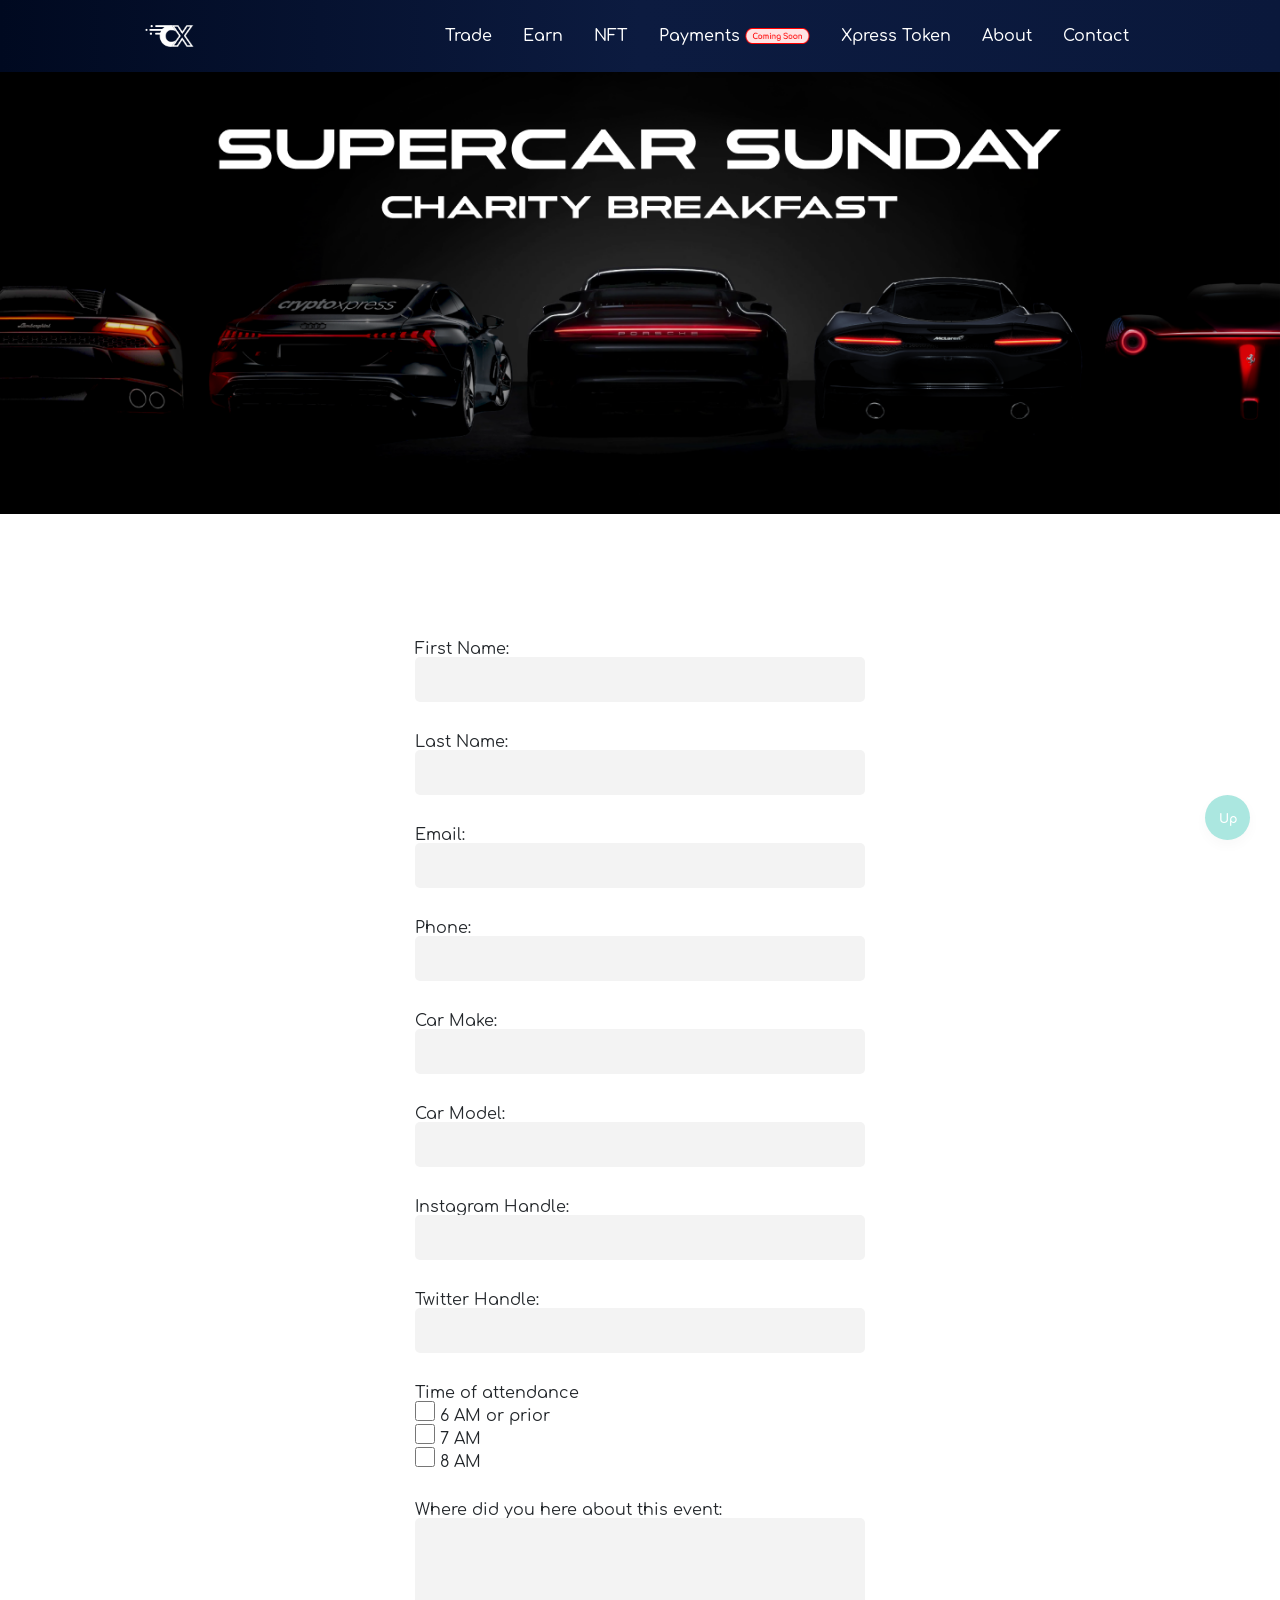
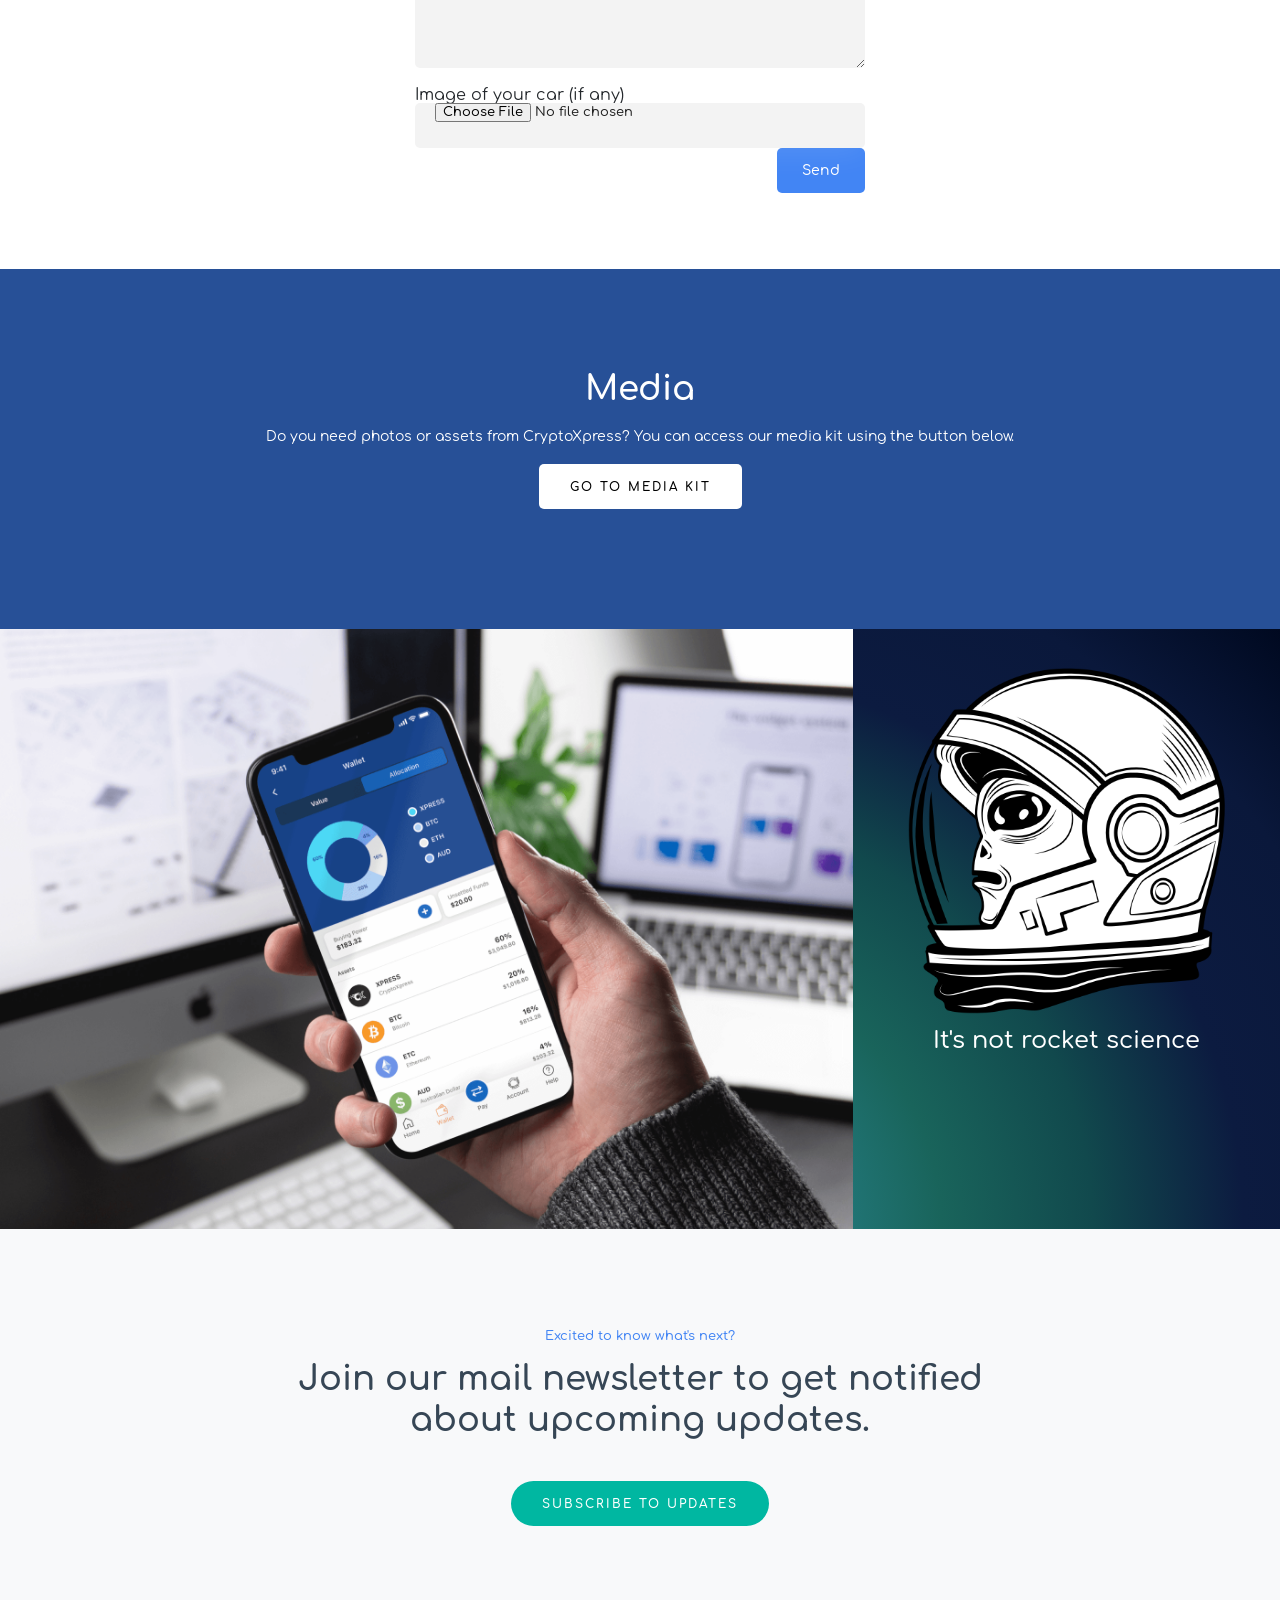
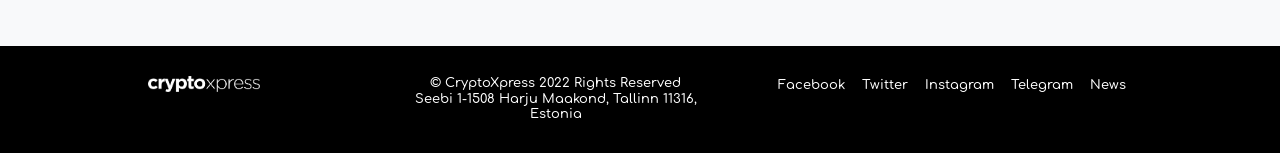
<file: carzncrypto.html>
<!DOCTYPE html>
<html lang="en">

<head>
  <meta http-equiv="content-type" content="text/html; charset=UTF-8">
  <meta charset="utf-8">
  <title>CryptoXpress - Cryptocurrency Made Easy</title>
  <link rel="apple-touch-icon" sizes="180x180" href="assets/favicon/apple-touch-icon.png">
  <link rel="icon" type="image/png" sizes="32x32" href="assets/favicon/favicon-32x32.png">
  <link rel="icon" type="image/png" sizes="16x16" href="assets/favicon/favicon-16x16.png">
  <link rel="manifest" href="assets/favicon/site.webmanifest">
  <link rel="mask-icon" href="assets/favicon/safari-pinned-tab.svg" color="#5bbad5">
  <link rel="shortcut icon" href="assets/favicon/favicon.ico">
  <meta name="msapplication-TileColor" content="#da532c">
  <meta name="msapplication-config" content="assets/favicon/browserconfig.xml">
  <meta name="theme-color" content="#ffffff">
  <meta name="viewport" content="width=device-width, initial-scale=1">
  <meta http-equiv="X-UA-Compatible" content="IE=edge">
  <meta name="description"
    content="CryptoXpress helps simpify crypto and provides you the best tools to tackle the cryptocurrency ecosystem">
  <meta name="keywords" content="Bitcoin, ethereum, dogecoin, crypto exchange">

  <link rel="preconnect" href="https://fonts.gstatic.com">
  <link href="https://fonts.googleapis.com/css2?family=Comfortaa:wght@100,200,300,400,500,600,700,800&display=swap"
    rel="stylesheet">
  <link href="assets/bootstrap.css" rel="stylesheet" type="text/css" media="all">
  <!-- <link href="https://cdn.jsdelivr.net/npm/bootstrap@5.0.0-beta2/dist/css/bootstrap.min.css" rel="stylesheet" integrity="sha384-BmbxuPwQa2lc/FVzBcNJ7UAyJxM6wuqIj61tLrc4wSX0szH/Ev+nYRRuWlolflfl" crossorigin="anonymous"> -->
  <link href="assets" rel="stylesheet">
  <link rel="stylesheet" href="assets/animate.css"> <!-- Resource style -->
  <link rel="stylesheet" href="assets/owl.css">
  <link rel="stylesheet" href="assets/owl_002.css">
  <link rel="stylesheet" href="assets/ionicons.css"> <!-- Resource style -->
  <meta property="og:title" content="CryptoXpress - Making Crypto Easy">
  <meta property="og:type" content="website" />
  <meta property="og:description"
    content="CryptoXpress helps simpify crypto and provides you the best tools to tackle the cryptocurrency ecosystem" />
  <meta property="og:url" content="https://CryptoXpress.com" />
  <meta property="og:image" content="https://cryptoxpress.com/assets/images/logo-social-share.png">
  <meta property="og:image:type" content="image/png">

  <link href="assets/style.css" rel="stylesheet" type="text/css" media="all">
  <link href="//cdn-images.mailchimp.com/embedcode/slim-10_7.css" rel="stylesheet" type="text/css">
  <style type="text/css">
    #mc_embed_signup {
      background: #fff;
      clear: left;
      font: 14px Helvetica, Arial, sans-serif;
    }

    /* Add your own Mailchimp form style overrides in your site stylesheet or in this style block.
	   We recommend moving this block and the preceding CSS link to the HEAD of your HTML file. */
  </style>



  <!-- Google Tag Manager -->
  <script>(function (w, d, s, l, i) {
      w[l] = w[l] || []; w[l].push({
        'gtm.start':
          new Date().getTime(), event: 'gtm.js'
      }); var f = d.getElementsByTagName(s)[0],
        j = d.createElement(s), dl = l != 'dataLayer' ? '&l=' + l : ''; j.async = true; j.src =
          'https://www.googletagmanager.com/gtm.js?id=' + i + dl; f.parentNode.insertBefore(j, f);
    })(window, document, 'script', 'dataLayer', 'GTM-NL3TVLP');</script>
  <!-- End Google Tag Manager -->
</head>

<body>
  <!-- Google Tag Manager (noscript) -->
  <noscript><iframe src="https://www.googletagmanager.com/ns.html?id=GTM-NL3TVLP" height="0" width="0"
      style="display:none;visibility:hidden"></iframe></noscript>
  <!-- End Google Tag Manager (noscript) -->
  <div class="wrapper">
    <!-- Navbar Section -->
    <nav style="flex-flow: column !important; padding: 0px !important"
      class="navbar fixed-top navbar-expand-md effect-main navbar-radial-bg">

      <div class="container-m container" style="padding: 20px 0px">
        <a class="navbar-brand" href="/"><img src="assets/images/CX-Logo.png" style="width: 50px" class="ml-3" /></a>
        <button class="navbar-toggler" type="button" data-toggle="collapse" data-target="#navbarSupportedContent"
          aria-controls="navbarSupportedContent" aria-expanded="false" aria-label="Toggle navigation">
          <span class="navbar-toggler-icon"></span>
        </button>
        <div class="collapse navbar-collapse" id="navbarSupportedContent">
          <ul class="navbar-nav ml-auto navbar-right">
            <!-- <li class="nav-item">
                   <a class="nav-link js-scroll-trigger" href="/">Home</a>
                   </li> -->
            <li class="nav-item">
              <a class="nav-link js-scroll-trigger" href="/trade.html">Trade</a>
            </li>
            <li class="nav-item">
              <a class="nav-link js-scroll-trigger" href="/staking.html">Earn</a>
            </li>
            <!-- <li class="nav-item">
                   <a class="nav-link js-scroll-trigger" href="/whitepaper.pdf"
                     >Whitepaper</a
                   >
                   </li> -->
            <li class="nav-item">
              <a class="nav-link js-scroll-trigger" href="https://nft.cryptoxpress.com">NFT</a>
            </li>
            <li class="nav-item">
              <a class="nav-link js-scroll-trigger" style="display: flex; justify-content: center" href="#">Payments
                <img style="width: 65px; margin-left: 5px" src="./assets/images/coming-soon.png" /></a>
            </li>
            <!-- <li class="nav-item">
              <a class="nav-link js-scroll-trigger" href="/whitepaper.pdf">Whitepaper</a>
            </li> -->
            <li class="nav-item">
              <a class="nav-link js-scroll-trigger" href="/all-new-xpress.html">Xpress Token</a>
            </li>
            <li class="nav-item">
              <a class="nav-link js-scroll-trigger" href="/about-us.html">About</a>
            </li>
            <li class="nav-item">
              <a class="nav-link js-scroll-trigger" href="/contact-cryptoxpress-team.html">Contact</a>
            </li>
            <!-- <li class="nav-item"><a class="nav-link js-scroll-trigger" href="#buy">Signup</a></li> -->
          </ul>
        </div>
      </div>
    </nav>
    <!-- Navbar End -->


    <div id="main" class="main">
      <div class="supercarhero"
        style="background: url('/assets/images/cryptoxpress-supercar-sunday.png') no-repeat;background-size:100%; ">
        <div class=" container">
          <div class="row align-center">
            <div style="width: 66%;margin: 0 auto;position: relative;">
              <div style="color: #fff;width: 100%;font-size: 50px;text-align: center;font-weight: 300;" class="pb-4">
              </div>
              <!-- <img src="assets/images/moonboy-top-of-the-world.png" style="width:100%;position:relative;margin: 2% 0 0 auto;"/> -->
            </div>
          </div>
        </div>
      </div>
    </div>

    <div class="" style="">
      <div class="container">
        <div class="row ">

          <!-- modify this form HTML and place wherever you want your form -->
          <div style="width:500px;margin: 0 auto;">
            <form class="form" action="https://formspree.io/f/mzbwppyy" method="POST" enctype="multipart/form-data"
              style="width:100%;padding:25px;margin:50px 0px 96px 0">
              <div>
                First Name:
              </div>
              <div>
                <input type="text" name="first_name">
              </div>
              <br />
              <br />
              <div>
                Last Name:
              </div>
              <div>
                <input type="text" name="last_name">
              </div>
              <br />
              <br />
              <div>
                <label>
                  Email:
                </label>
              </div>
              <div>
                <input type="email" name="_replyto">
              </div>
              <br />
              <br />
              <div>
                <label>
                  Phone:
                </label>
              </div>
              <div>
                <input type="text" name="phone">
              </div>
              <br />
              <br />
              <div>
                Car Make:
              </div>
              <div>
                <input type="text" name="car_make">
              </div>
              <br />
              <br />
              <div>
                Car Model:
              </div>
              <div>
                <input type="text" name="car_model">
              </div>
              <br />
              <br />
              <div>
                Instagram Handle:
              </div>
              <div>
                <input type="text" name="instagram_handle">
              </div>
              <br />
              <br />
              <div>
                Twitter Handle:
              </div>
              <div>
                <input type="text" name="twitter_handle">
              </div>
              <br />
              <br />
              <!-- <div>
                <input style="width:20px" type="checkbox" name="confirmed attendance"> Confirmed attendance post receipt
                of invite via email
              </div>
              <br />
              <br /> -->
              <div>
                Time of attendance
              </div>
              <div>
                <div><span><input style="width:20px;height:20px" type="checkbox" value="6am_or_prior"
                      name="time_of_attendance"></span>
                  <span> 6
                    AM or
                    prior</span>
                </div>
                <div> <input style="width:20px;height:20px" type="checkbox" value="7am" name="time_of_attendance"> 7 AM
                </div>
                <div> <input style="width:20px;height:20px" type="checkbox" value="8am" name="time_of_attendance"> 8 AM
                </div>
              </div>
              <br />
              <br />
              <div>
                <label>
                  Where did you here about this event:
                </label>
              </div>
              <div>
                <textarea rows="5" name="where_did_you_hear_message"></textarea>
              </div>
              <br />
              <div>
                <label>Image of your car (if any)</label>
              </div>
              <div>
                <input type="file" name="car_image">
              </div>
              <!-- your other form fields go here -->
              <div>
                <button style="float:right" class="submit-button" type="submit">Send</button>
              </div>
            </form>
          </div>


        </div>
      </div>
    </div>



    <div style="background-color: #275097;" id="buy" class="cta-sm">
      <div class="container-m text-center">
        <div class="cta-content">
          <h1 style="color:#fff">Media</h1>
          <p style="color:#fff">Do you need photos or assets from CryptoXpress? You can access our media kit using the
            button below.</p>
          <a href="https://drive.google.com/drive/folders/1ge-UCYPUSFxws91ClVXu_7Qkyk4uo7Tr" class="btn-action"
            style="border-radius: 5px; background-color: #fff;color:#000">Go to media kit</a>
        </div>
      </div>
    </div>


    <div class="container-fluid">
      <div class="row">
        <div class="col-sm-8 cx-crew-footer-background">

        </div>
        <div class="col-sm-4 background-alien-blue">
          <div class="rocket-science">
            <div><img class="image-width-100-cent" src="./assets/images/CX-Mascot-Helment.png" /></div>
            <h2>It's not rocket science</h2>
          </div>
        </div>
      </div>
    </div>




    <div id="buy" class="cta-sm">
      <div class="container-m text-center">
        <div class="cta-content">
          <h4>Excited to know what's next?</h4>
          <h1>Join our mail newsletter to get notified about upcoming updates.</h1>
          <a class="btn-action" href="http://eepurl.com/hrQXUb">Subscribe to updates</a>
        </div>
      </div>
    </div>


    <!-- Pelican Footer Section -->
    <div class="footer-sm">
      <div class="container-m">
        <div class="row">
          <div class="col-md-3">
            <a class="footer-logo" href="#">
              <div>
                <img src="assets/images/CX-Logo-New.png" style="width:50%;" />
              </div>
            </a>
          </div>
          <div class="col-md-4">
            <h6>© CryptoXpress 2022 Rights Reserved<br />Seebi 1-1508
              Harju Maakond, Tallinn
              11316, Estonia</h6>
          </div>
          <div class="col-md-5">
            <ul>
              <li><a href="https://www.facebook.com/iamCryptoXpress/">Facebook</a></li>
              <li><a href="https://twitter.com/crypto_xpress?lang=en">Twitter</a></li>
              <li><a href="https://instagram.com/crypto.xpress?r=nametag">Instagram</a></li>
              <li><a href="https://t.me/cryptoxpress_chat">Telegram</a></li>
              <li>
                <a href="https://medium.com/@crypto_xpress">News</a>
              </li>
              <!-- <li><a href="#">Telegram</a></li> -->
            </ul>
          </div>
        </div>
      </div>
    </div>


    <!-- Scroll To Top -->
    <div id="back-top" class="bk-top" style="display: none;">
      <div class="bk-top-txt">
        <a class="back-to-top js-scroll-trigger" href="#main">Up</a>
      </div>
    </div>
    <!-- Scroll To Top Ends-->

  </div> <!-- Main -->
  </div><!-- Wrapper -->


  <!-- Jquery and Js Plugins -->
  <script type="text/javascript" src="assets/jquery-2.js"></script>
  <script type="text/javascript" src="assets/popper.js"></script>
  <script type="text/javascript" src="assets/bootstrap.js"></script>
  <script type="text/javascript" src="assets/jquery.js"></script>
  <script type="text/javascript" src="assets/plugins.js"></script>
  <script type="text/javascript" src="assets/custom.js"></script>
  <!-- <script type="text/javascript" src="assets/livereload.js"></script> -->


</body>

</html>
</file>
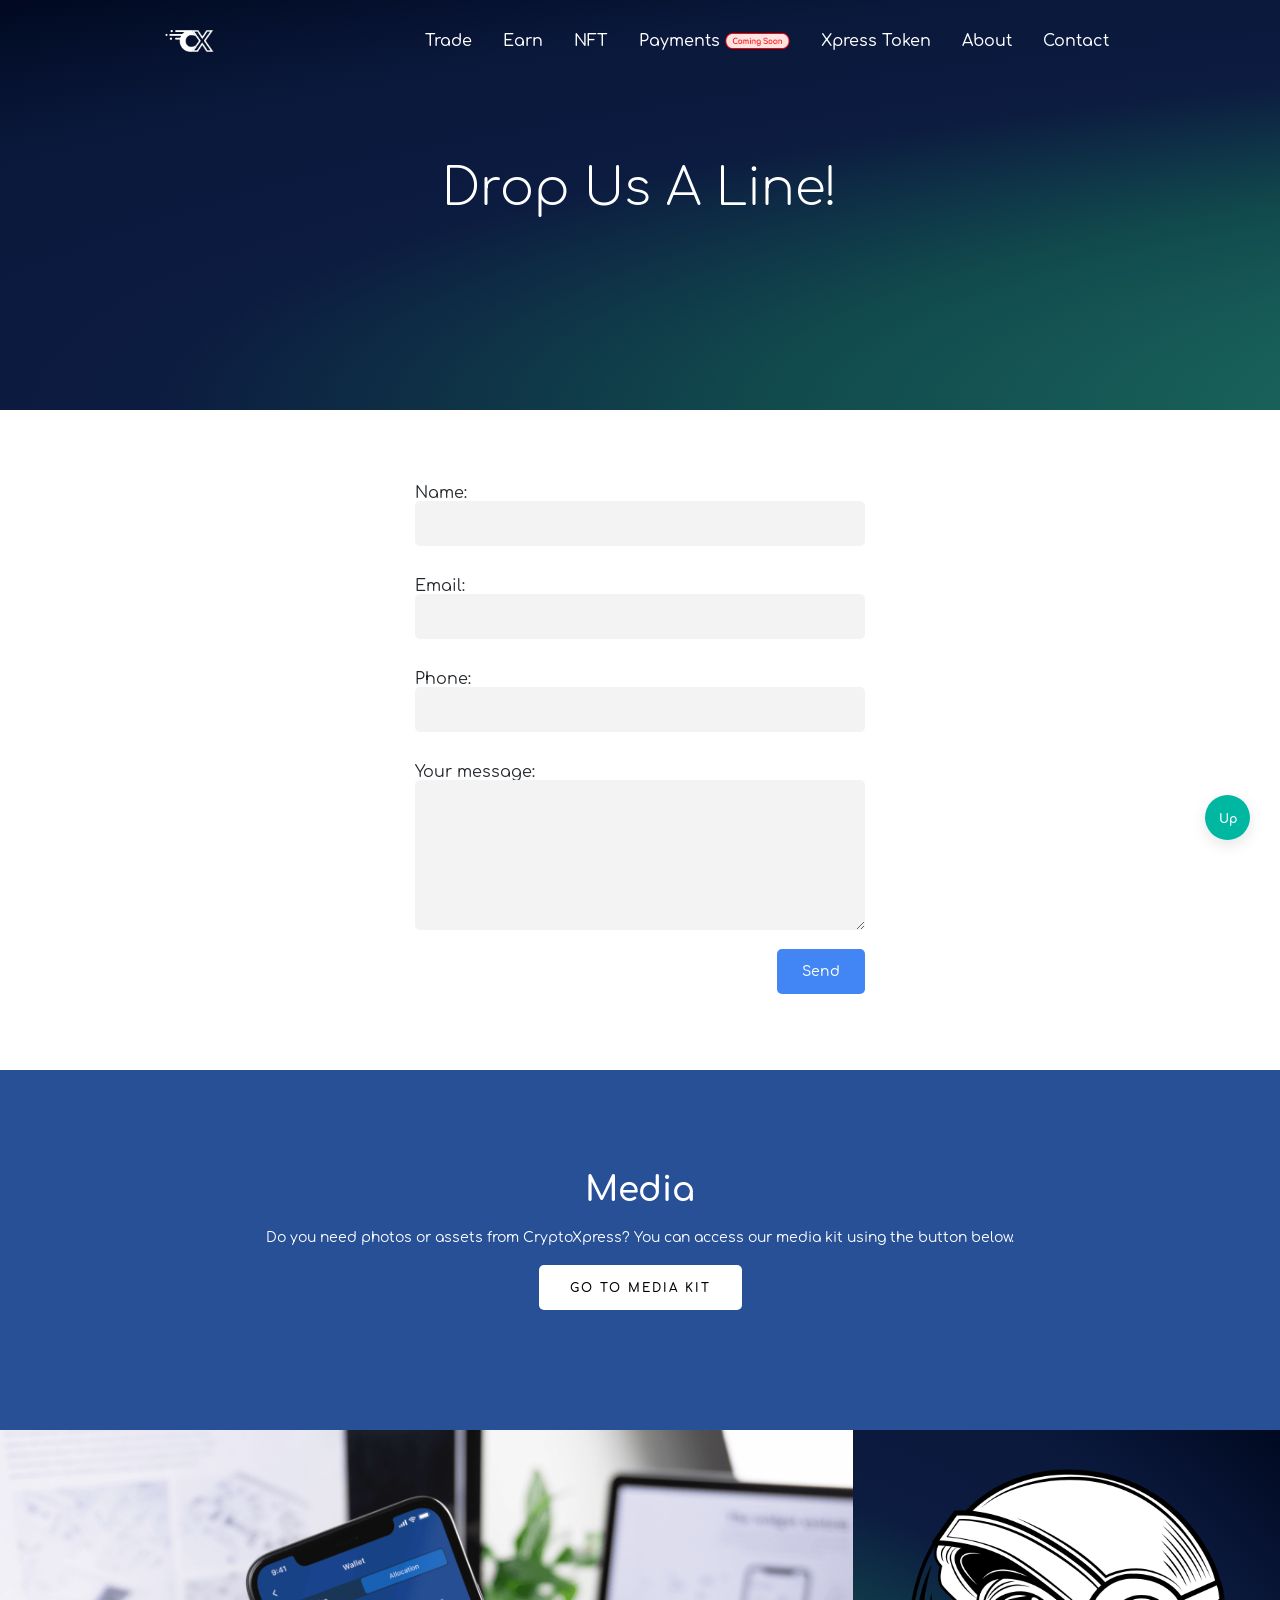
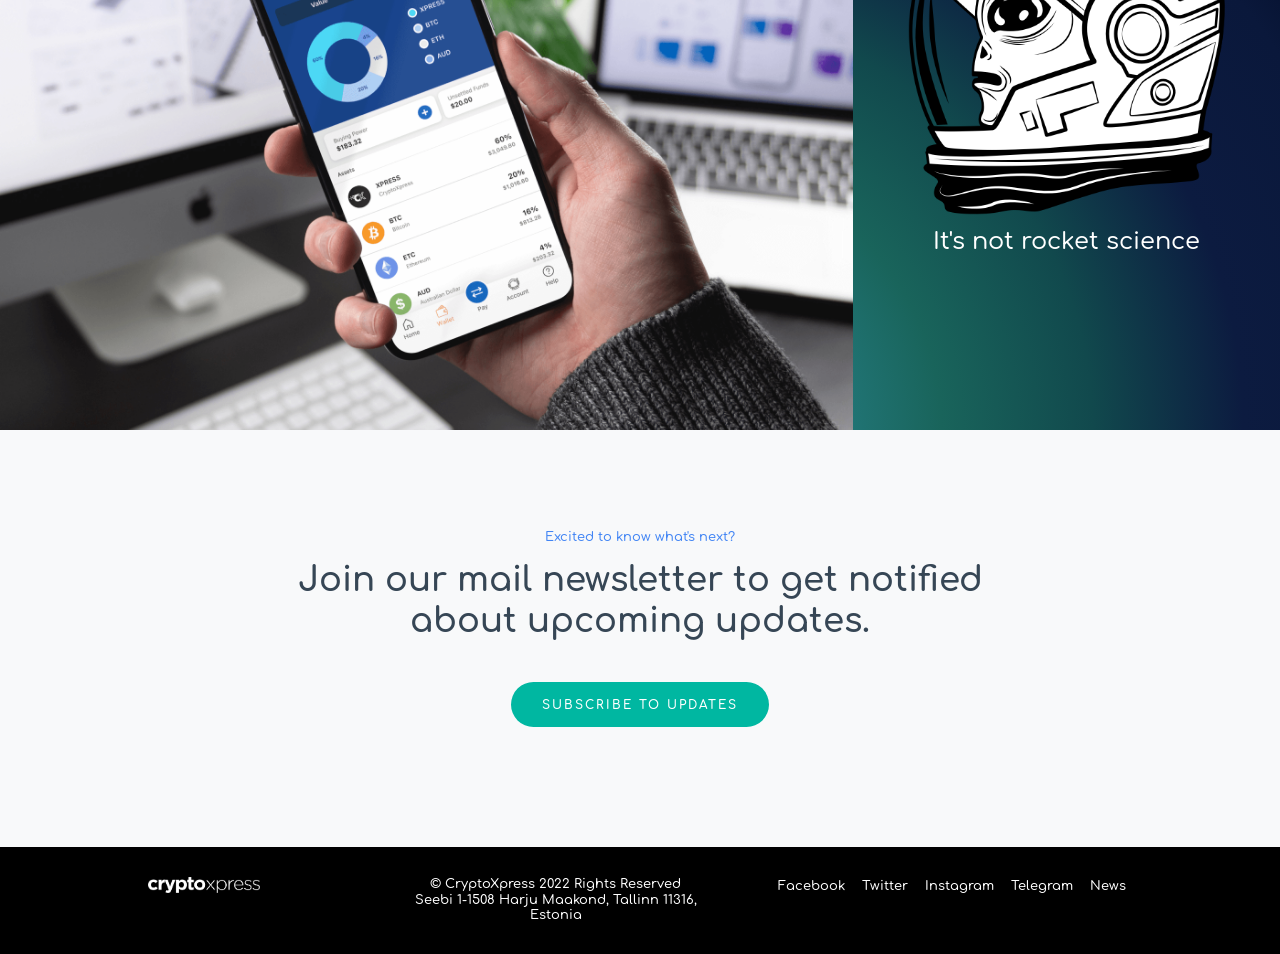
<file: contact-cryptoxpress-team.html>
<!DOCTYPE html>
<html lang="en">

<head>
  <meta http-equiv="content-type" content="text/html; charset=UTF-8">
  <meta charset="utf-8">
  <title>CryptoXpress - Cryptocurrency Made Easy</title>
  <link rel="apple-touch-icon" sizes="180x180" href="assets/favicon/apple-touch-icon.png">
  <link rel="icon" type="image/png" sizes="32x32" href="assets/favicon/favicon-32x32.png">
  <link rel="icon" type="image/png" sizes="16x16" href="assets/favicon/favicon-16x16.png">
  <link rel="manifest" href="assets/favicon/site.webmanifest">
  <link rel="mask-icon" href="assets/favicon/safari-pinned-tab.svg" color="#5bbad5">
  <link rel="shortcut icon" href="assets/favicon/favicon.ico">
  <meta name="msapplication-TileColor" content="#da532c">
  <meta name="msapplication-config" content="assets/favicon/browserconfig.xml">
  <meta name="theme-color" content="#ffffff">
  <meta name="viewport" content="width=device-width, initial-scale=1">
  <meta http-equiv="X-UA-Compatible" content="IE=edge">
  <meta name="description"
    content="CryptoXpress helps simpify crypto and provides you the best tools to tackle the cryptocurrency ecosystem">
  <meta name="keywords" content="Bitcoin, ethereum, dogecoin, crypto exchange">

  <link rel="preconnect" href="https://fonts.gstatic.com">
  <link href="https://fonts.googleapis.com/css2?family=Comfortaa:wght@100,200,300,400,500,600,700,800&display=swap"
    rel="stylesheet">
  <link href="assets/bootstrap.css" rel="stylesheet" type="text/css" media="all">
  <!-- <link href="https://cdn.jsdelivr.net/npm/bootstrap@5.0.0-beta2/dist/css/bootstrap.min.css" rel="stylesheet" integrity="sha384-BmbxuPwQa2lc/FVzBcNJ7UAyJxM6wuqIj61tLrc4wSX0szH/Ev+nYRRuWlolflfl" crossorigin="anonymous"> -->
  <link href="assets" rel="stylesheet">
  <link rel="stylesheet" href="assets/animate.css"> <!-- Resource style -->
  <link rel="stylesheet" href="assets/owl.css">
  <link rel="stylesheet" href="assets/owl_002.css">
  <link rel="stylesheet" href="assets/ionicons.css"> <!-- Resource style -->
  <meta property="og:title" content="CryptoXpress - Making Crypto Easy">
  <meta property="og:type" content="website" />
  <meta property="og:description"
    content="CryptoXpress helps simpify crypto and provides you the best tools to tackle the cryptocurrency ecosystem" />
  <meta property="og:url" content="https://CryptoXpress.com" />
  <meta property="og:image" content="https://cryptoxpress.com/assets/images/logo-social-share.png">
  <meta property="og:image:type" content="image/png">

  <link href="assets/style.css" rel="stylesheet" type="text/css" media="all">
  <link href="//cdn-images.mailchimp.com/embedcode/slim-10_7.css" rel="stylesheet" type="text/css">
  <style type="text/css">
    #mc_embed_signup {
      background: #fff;
      clear: left;
      font: 14px Helvetica, Arial, sans-serif;
    }

    /* Add your own Mailchimp form style overrides in your site stylesheet or in this style block.
	   We recommend moving this block and the preceding CSS link to the HEAD of your HTML file. */
  </style>



  <!-- Google Tag Manager -->
  <script>(function (w, d, s, l, i) {
      w[l] = w[l] || []; w[l].push({
        'gtm.start':
          new Date().getTime(), event: 'gtm.js'
      }); var f = d.getElementsByTagName(s)[0],
        j = d.createElement(s), dl = l != 'dataLayer' ? '&l=' + l : ''; j.async = true; j.src =
          'https://www.googletagmanager.com/gtm.js?id=' + i + dl; f.parentNode.insertBefore(j, f);
    })(window, document, 'script', 'dataLayer', 'GTM-NL3TVLP');</script>
  <!-- End Google Tag Manager -->
</head>

<body>
  <!-- Google Tag Manager (noscript) -->
  <noscript><iframe src="https://www.googletagmanager.com/ns.html?id=GTM-NL3TVLP" height="0" width="0"
      style="display:none;visibility:hidden"></iframe></noscript>
  <!-- End Google Tag Manager (noscript) -->
  <div class="wrapper">
    <!-- Navbar Section -->
    <nav class="navbar navbar-expand-md fixed-top effect-main">
      <div class="container-m container">
        <a class="navbar-brand" href="/"><img src="assets/images/CX-Logo.png" style="width: 50px;" class="ml-3"></a>
        <button class="navbar-toggler" type="button" data-toggle="collapse" data-target="#navbarSupportedContent"
          aria-controls="navbarSupportedContent" aria-expanded="false" aria-label="Toggle navigation">
          <span class="navbar-toggler-icon"></span>
        </button>
        <div class="collapse navbar-collapse" id="navbarSupportedContent">
          <ul class="navbar-nav ml-auto navbar-right">
            <!-- <li class="nav-item">
            <a class="nav-link js-scroll-trigger" href="/">Home</a>
            </li> -->
            <li class="nav-item">
              <a class="nav-link js-scroll-trigger" href="/trade.html">Trade</a>
            </li>
            <li class="nav-item">
              <a class="nav-link js-scroll-trigger" href="/staking.html">Earn</a>
            </li>
            <li class="nav-item">
              <a class="nav-link js-scroll-trigger" href="https://nft.cryptoxpress.com">NFT</a>
            </li>
            <li class="nav-item">
              <a class="nav-link js-scroll-trigger" style="display:flex;justify-content:center;" href="#">Payments
                <img style="width: 65px;
                                    margin-left: 5px;" src="./assets/images/coming-soon.png"></a>
            </li>
            <!-- <li class="nav-item">
              <a class="nav-link js-scroll-trigger" href="/whitepaper.pdf">Whitepaper</a>
            </li> -->
            <li class="nav-item">
              <a class="nav-link js-scroll-trigger" href="/all-new-xpress.html">Xpress Token</a>
            </li>
            <li class="nav-item">
              <a class="nav-link js-scroll-trigger" href="/about-us.html">About</a>
            </li>
            <li class="nav-item">
              <a class="nav-link js-scroll-trigger" href="/contact-cryptoxpress-team.html">Contact</a>
            </li>
            <!-- <li class="nav-item"><a class="nav-link js-scroll-trigger" href="#buy">Signup</a></li> -->
          </ul>
        </div>
      </div>
    </nav><!-- Navbar End -->


    <div id="main" class="main">
      <div class="hero">
        <div class="container">
          <div class="row align-center">
            <div style="width: 66%;margin: 0 auto;position: relative;">
              <div style="color: #fff;width: 100%;font-size: 50px;text-align: center;font-weight: 300;" class="pb-4">
                Drop Us A Line!
              </div>
              <!-- <img src="assets/images/moonboy-top-of-the-world.png" style="width:100%;position:relative;margin: 2% 0 0 auto;"/> -->
            </div>
          </div>
        </div>
      </div>
    </div>

    <div class="" style="">
      <div class="container">
        <div class="row ">

          <!-- modify this form HTML and place wherever you want your form -->
          <div style="width:500px;margin: 0 auto;">
            <form class="form" action="https://formspree.io/f/xwkaepwg" method="POST"
              style="width:100%;padding:25px;margin:50px 0px 96px 0">
              <div>
                Name:
              </div>
              <div>
                <input type="text" name="name">
              </div>
              <br />
              <br />
              <div>
                <label>
                  Email:
                </label>
              </div>
              <div>
                <input type="email" name="_replyto">
              </div>
              <br />
              <br />
              <div>
                <label>
                  Phone:
                </label>
              </div>
              <div>
                <input type="text" name="phone">
              </div>
              <br />
              <br />
              <div>
                <label>
                  Your message:
                </label>
              </div>
              <div>
                <textarea rows="5" name="message"></textarea>
              </div>
              <br />
              <!-- your other form fields go here -->
              <div>
                <button style="float:right" class="submit-button" type="submit">Send</button>
              </div>
            </form>
          </div>


        </div>
      </div>
    </div>



    <div style="background-color: #275097;" id="buy" class="cta-sm">
      <div class="container-m text-center">
        <div class="cta-content">
          <h1 style="color:#fff">Media</h1>
          <p style="color:#fff">Do you need photos or assets from CryptoXpress? You can access our media kit using the
            button below.</p>
          <a href="https://drive.google.com/drive/folders/1ge-UCYPUSFxws91ClVXu_7Qkyk4uo7Tr" class="btn-action"
            style="border-radius: 5px; background-color: #fff;color:#000">Go to media kit</a>
        </div>
      </div>
    </div>


    <div class="container-fluid">
      <div class="row">
        <div class="col-sm-8 cx-crew-footer-background">

        </div>
        <div class="col-sm-4 background-alien-blue">
          <div class="rocket-science">
            <div><img class="image-width-100-cent" src="./assets/images/CX-Mascot-Helment.png" /></div>
            <h2>It's not rocket science</h2>
          </div>
        </div>
      </div>
    </div>




    <div id="buy" class="cta-sm">
      <div class="container-m text-center">
        <div class="cta-content">
          <h4>Excited to know what's next?</h4>
          <h1>Join our mail newsletter to get notified about upcoming updates.</h1>
          <a class="btn-action" href="http://eepurl.com/hrQXUb">Subscribe to updates</a>
        </div>
      </div>
    </div>


    <!-- Pelican Footer Section -->
    <div class="footer-sm">
      <div class="container-m">
        <div class="row">
          <div class="col-md-3">
            <a class="footer-logo" href="#">
              <div>
                <img src="assets/images/CX-Logo-New.png" style="width:50%;" />
              </div>
            </a>
          </div>
          <div class="col-md-4">
            <h6>© CryptoXpress 2022 Rights Reserved<br />Seebi 1-1508
              Harju Maakond, Tallinn
              11316, Estonia</h6>
          </div>
          <div class="col-md-5">
            <ul>
              <li><a href="https://www.facebook.com/iamCryptoXpress/">Facebook</a></li>
              <li><a href="https://twitter.com/crypto_xpress?lang=en">Twitter</a></li>
              <li><a href="https://instagram.com/crypto.xpress?r=nametag">Instagram</a></li>
              <li><a href="https://t.me/cryptoxpress_chat">Telegram</a></li>
              <li>
                <a href="https://medium.com/@crypto_xpress">News</a>
              </li>
              <!-- <li><a href="#">Telegram</a></li> -->
            </ul>
          </div>
        </div>
      </div>
    </div>


    <!-- Scroll To Top -->
    <div id="back-top" class="bk-top" style="display: none;">
      <div class="bk-top-txt">
        <a class="back-to-top js-scroll-trigger" href="#main">Up</a>
      </div>
    </div>
    <!-- Scroll To Top Ends-->

  </div> <!-- Main -->
  </div><!-- Wrapper -->


  <!-- Jquery and Js Plugins -->
  <script type="text/javascript" src="assets/jquery-2.js"></script>
  <script type="text/javascript" src="assets/popper.js"></script>
  <script type="text/javascript" src="assets/bootstrap.js"></script>
  <script type="text/javascript" src="assets/jquery.js"></script>
  <script type="text/javascript" src="assets/plugins.js"></script>
  <script type="text/javascript" src="assets/custom.js"></script>
  <!-- <script type="text/javascript" src="assets/livereload.js"></script> -->


</body>

</html>
</file>
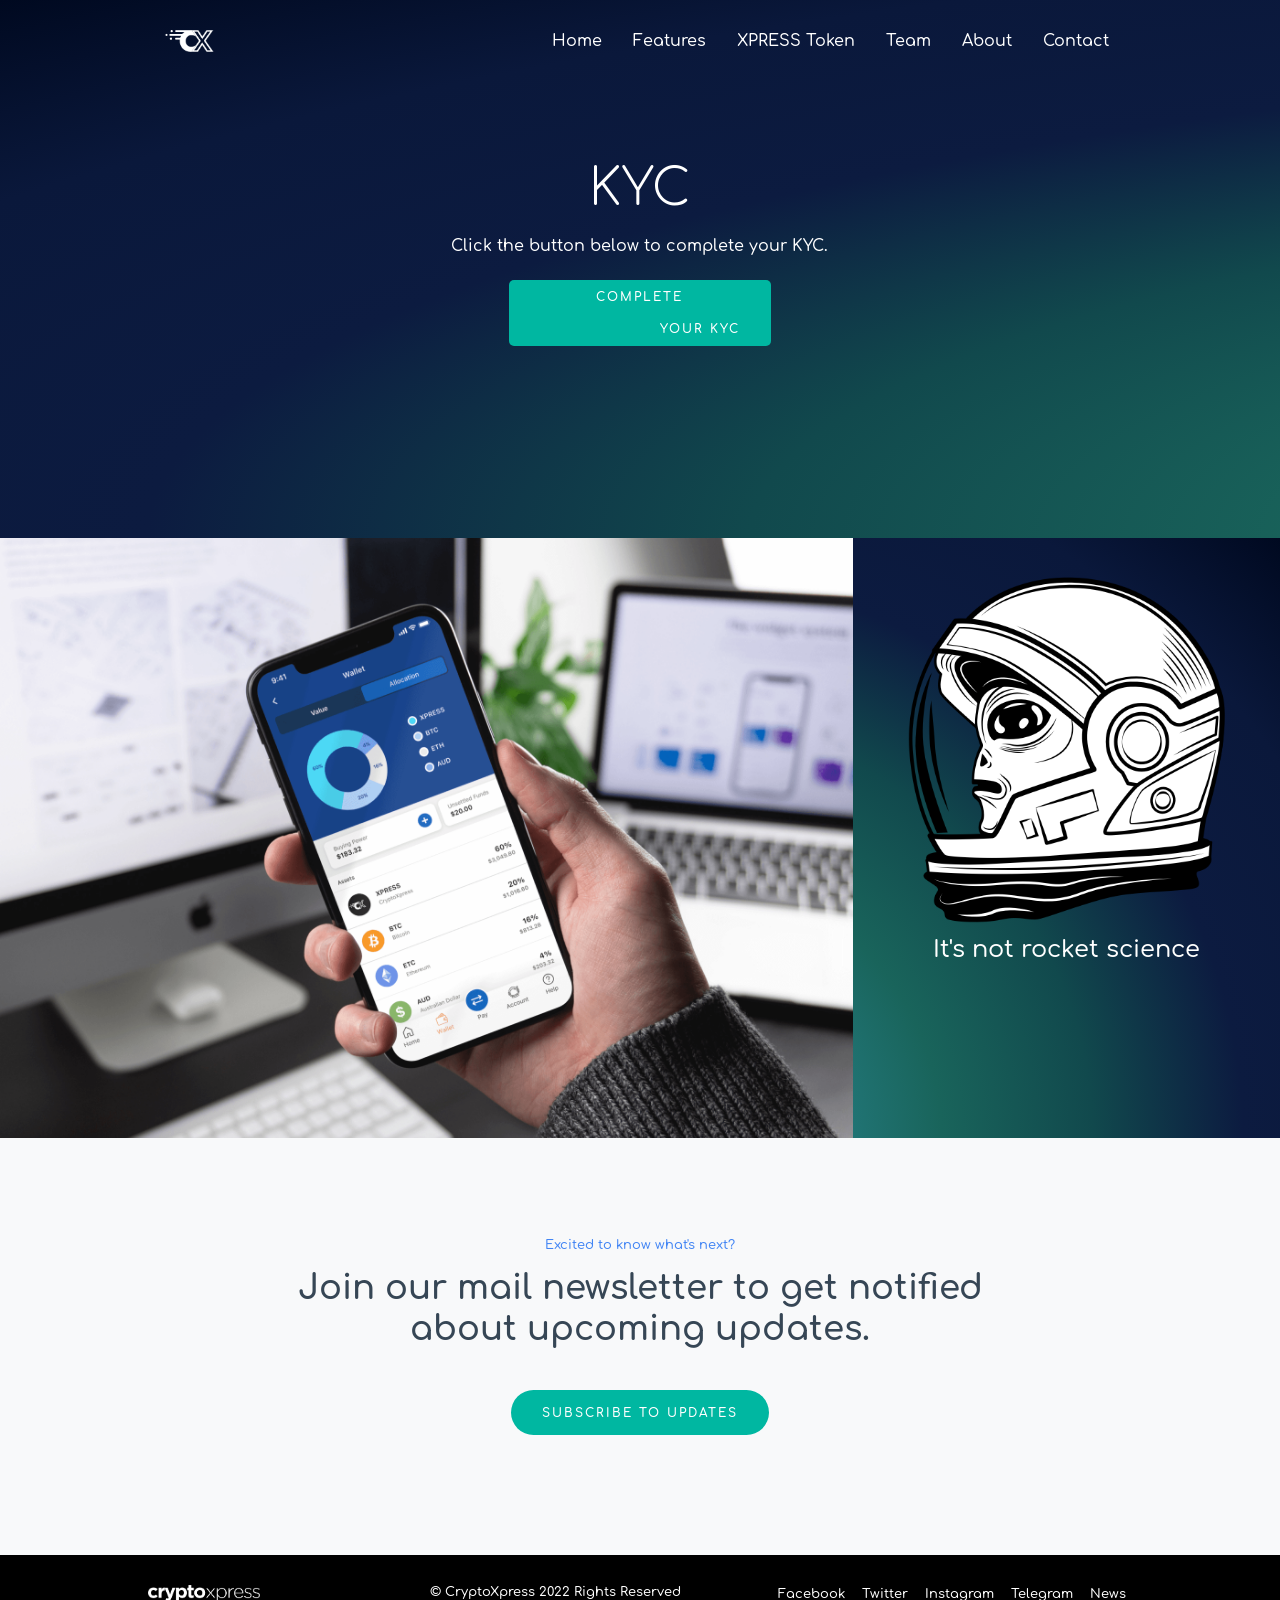
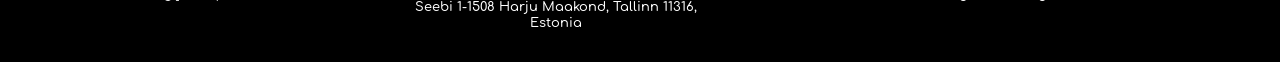
<file: kyc.html>
<!DOCTYPE html>
<html lang="en">

<head>
  <meta http-equiv="content-type" content="text/html; charset=UTF-8">
  <meta charset="utf-8">
  <title>CryptoXpress - Cryptocurrency Made Easy</title>
  <link rel="apple-touch-icon" sizes="180x180" href="assets/favicon/apple-touch-icon.png">
  <link rel="icon" type="image/png" sizes="32x32" href="assets/favicon/favicon-32x32.png">
  <link rel="icon" type="image/png" sizes="16x16" href="assets/favicon/favicon-16x16.png">
  <link rel="manifest" href="assets/favicon/site.webmanifest">
  <link rel="mask-icon" href="assets/favicon/safari-pinned-tab.svg" color="#5bbad5">
  <link rel="shortcut icon" href="assets/favicon/favicon.ico">
  <meta name="msapplication-TileColor" content="#da532c">
  <meta name="msapplication-config" content="assets/favicon/browserconfig.xml">
  <meta name="theme-color" content="#ffffff">
  <meta name="viewport" content="width=device-width, initial-scale=1">
  <meta http-equiv="X-UA-Compatible" content="IE=edge">
  <meta name="description"
    content="CryptoXpress helps simpify crypto and provides you the best tools to tackle the cryptocurrency ecosystem">
  <meta name="keywords" content="Bitcoin, ethereum, dogecoin, crypto exchange">

  <link rel="preconnect" href="https://fonts.gstatic.com">
  <link href="https://fonts.googleapis.com/css2?family=Comfortaa:wght@100,200,300,400,500,600,700,800&display=swap"
    rel="stylesheet">
  <link href="assets/bootstrap.css" rel="stylesheet" type="text/css" media="all">
  <!-- <link href="https://cdn.jsdelivr.net/npm/bootstrap@5.0.0-beta2/dist/css/bootstrap.min.css" rel="stylesheet" integrity="sha384-BmbxuPwQa2lc/FVzBcNJ7UAyJxM6wuqIj61tLrc4wSX0szH/Ev+nYRRuWlolflfl" crossorigin="anonymous"> -->
  <link href="assets" rel="stylesheet">
  <link rel="stylesheet" href="assets/animate.css"> <!-- Resource style -->
  <link rel="stylesheet" href="assets/owl.css">
  <link rel="stylesheet" href="assets/owl_002.css">
  <link rel="stylesheet" href="assets/ionicons.css"> <!-- Resource style -->
  <meta property="og:title" content="CryptoXpress - Making Crypto Easy">
  <meta property="og:type" content="website" />
  <meta property="og:description"
    content="CryptoXpress helps simpify crypto and provides you the best tools to tackle the cryptocurrency ecosystem" />
  <meta property="og:url" content="https://CryptoXpress.com" />
  <meta property="og:image" content="https://cryptoxpress.com/assets/images/logo-social-share.png">
  <meta property="og:image:type" content="image/png">

  <link href="assets/style.css" rel="stylesheet" type="text/css" media="all">
  <link href="//cdn-images.mailchimp.com/embedcode/slim-10_7.css" rel="stylesheet" type="text/css">
  <style type="text/css">
    #mc_embed_signup {
      background: #fff;
      clear: left;
      font: 14px Helvetica, Arial, sans-serif;
    }

    /* Add your own Mailchimp form style overrides in your site stylesheet or in this style block.
	   We recommend moving this block and the preceding CSS link to the HEAD of your HTML file. */
  </style>
  <!-- Google Tag Manager -->
  <script>(function (w, d, s, l, i) {
      w[l] = w[l] || []; w[l].push({
        'gtm.start':
          new Date().getTime(), event: 'gtm.js'
      }); var f = d.getElementsByTagName(s)[0],
        j = d.createElement(s), dl = l != 'dataLayer' ? '&l=' + l : ''; j.async = true; j.src =
          'https://www.googletagmanager.com/gtm.js?id=' + i + dl; f.parentNode.insertBefore(j, f);
    })(window, document, 'script', 'dataLayer', 'GTM-NL3TVLP');</script>
  <!-- End Google Tag Manager -->
</head>

<body>
  <!-- Google Tag Manager (noscript) -->
  <noscript><iframe src="https://www.googletagmanager.com/ns.html?id=GTM-NL3TVLP" height="0" width="0"
      style="display:none;visibility:hidden"></iframe></noscript>
  <!-- End Google Tag Manager (noscript) -->
  <div class="wrapper">
    <!-- Navbar Section -->
    <nav class="navbar navbar-expand-md fixed-top effect-main">
      <div class="container-m container">
        <a class="navbar-brand" href="/"><img src="assets/images/CX-Logo.png" style="width: 50px;" class="ml-3"></a>
        <button class="navbar-toggler" type="button" data-toggle="collapse" data-target="#navbarSupportedContent"
          aria-controls="navbarSupportedContent" aria-expanded="false" aria-label="Toggle navigation">
          <span class="navbar-toggler-icon"></span>
        </button>
        <div class="collapse navbar-collapse" id="navbarSupportedContent">
          <ul class="navbar-nav ml-auto navbar-right">
            <li class="nav-item"><a class="nav-link js-scroll-trigger" href="/">Home</a></li>
            <li class="nav-item"><a class="nav-link js-scroll-trigger" href="/features.html">Features</a></li>
            <li class="nav-item"><a class="nav-link js-scroll-trigger" href="/xpress.html">XPRESS Token</a></li>
            <li class="nav-item"><a class="nav-link js-scroll-trigger" href="/team.html">Team</a></li>
            <!-- <li class="nav-item">
              <a class="nav-link js-scroll-trigger" href="/whitepaper.pdf">Whitepaper</a>
            </li> -->
            <li class="nav-item">
              <a class="nav-link js-scroll-trigger" href="/about-us.html">About</a>
            </li>
            <li class="nav-item"><a class="nav-link js-scroll-trigger"
                href="/contact-cryptoxpress-team.html">Contact</a></li>
            <!-- <li class="nav-item"><a class="nav-link js-scroll-trigger" href="#buy">Signup</a></li> -->
          </ul>
        </div>
      </div>
    </nav><!-- Navbar End -->


    <div id="main" class="main">
      <div class="hero">
        <div class="container">
          <div class="row align-center">
            <div style="width: 66%;margin: 0 auto;position: relative;">
              <div style="color: #fff;width: 100%;font-size: 50px;text-align: center;font-weight: 300;">KYC</div>


              <div class="container-m text-center">
                <div class="cta-content">
                  <!-- <h1 style="color:#fff">Media</h1> -->
                  <p style="color:#fff">Click the button below to complete your KYC.</p>
                  <a class="btn-action" id="blockpass-kyc-connect"
                    style="color:#fff;border-radius: 5px;white-space:normal;height:150px;line-height: 10px;word-wrap: break-word;height: 10%;line-height: 32px;white-space: break-spaces;">Complete
                    your KYC</a>
                </div>
              </div>
              <!-- <img src="assets/images/moonboy-top-of-the-world.png" style="width:100%;position:relative;margin: 2% 0 0 auto;"/> -->
            </div>
          </div>
        </div>
      </div>
    </div>

    <div class="" style="">
      <div class="container">
        <div class="row ">

          <!-- modify this form HTML and place wherever you want your form -->



        </div>
      </div>
    </div>



    <!-- <div style="background-color: #275097;" id="buy" class="cta-sm">
      <div class="container-m text-center">
        <div class="cta-content">
          <h1 style="color:#fff">Media</h1>
          <p style="color:#fff">Do you need photos or assets from CryptoXpress? You can access our media kit using the button below.</p>
          <a href="https://drive.google.com/drive/folders/1ge-UCYPUSFxws91ClVXu_7Qkyk4uo7Tr" class="btn-action"
              style="border-radius: 5px; background-color: #fff;color:#000"
                >Go to media kit</a
              >
        </div>
      </div>
    </div> -->


    <div class="container-fluid">
      <div class="row">
        <div class="col-sm-8 cx-crew-footer-background">

        </div>
        <div class="col-sm-4 background-alien-blue">
          <div class="rocket-science">
            <div><img class="image-width-100-cent" src="./assets/images/CX-Mascot-Helment.png" /></div>
            <h2>It's not rocket science</h2>
          </div>
        </div>
      </div>
    </div>




    <div id="buy" class="cta-sm">
      <div class="container-m text-center">
        <div class="cta-content">
          <h4>Excited to know what's next?</h4>
          <h1>Join our mail newsletter to get notified about upcoming updates.</h1>
          <a class="btn-action" href="http://eepurl.com/hrQXUb">Subscribe to updates</a>
        </div>
      </div>
    </div>


    <!-- Pelican Footer Section -->
    <div class="footer-sm">
      <div class="container-m">
        <div class="row">
          <div class="col-md-3">
            <a class="footer-logo" href="#">
              <div>
                <img src="assets/images/CX-Logo-New.png" style="width:50%;" />
              </div>
            </a>
          </div>
          <div class="col-md-4">
            <h6>© CryptoXpress 2022 Rights Reserved<br />Seebi 1-1508
              Harju Maakond, Tallinn
              11316, Estonia</h6>
          </div>
          <div class="col-md-5">
            <ul>
              <li><a href="https://www.facebook.com/iamCryptoXpress/">Facebook</a></li>
              <li><a href="https://twitter.com/crypto_xpress?lang=en">Twitter</a></li>
              <li><a href="https://instagram.com/crypto.xpress?r=nametag">Instagram</a></li>
              <li><a href="https://t.me/cryptoxpress_chat">Telegram</a></li>
              <li>
                <a href="https://medium.com/@crypto_xpress">News</a>
              </li>
              <!-- <li><a href="#">Telegram</a></li> -->
            </ul>
          </div>
        </div>
      </div>
    </div>


    <!-- Scroll To Top -->
    <div id="back-top" class="bk-top" style="display: none;">
      <div class="bk-top-txt">
        <a class="back-to-top js-scroll-trigger" href="#main">Up</a>
      </div>
    </div>
    <!-- Scroll To Top Ends-->

  </div> <!-- Main -->
  </div><!-- Wrapper -->


  <!-- Jquery and Js Plugins -->
  <script type="text/javascript" src="assets/jquery-2.js"></script>
  <script type="text/javascript" src="assets/popper.js"></script>
  <script type="text/javascript" src="assets/bootstrap.js"></script>
  <script type="text/javascript" src="assets/jquery.js"></script>
  <script type="text/javascript" src="assets/plugins.js"></script>
  <script type="text/javascript" src="assets/custom.js"></script>
  <!-- <script type="text/javascript" src="assets/livereload.js"></script> -->
  <script>
    $(document).ready(function () {
      var getUrlParameter = function getUrlParameter(sParam) {
        var sPageURL = window.location.search.substring(1),
          sURLVariables = sPageURL.split('&'),
          sParameterName,
          i;

        for (i = 0; i < sURLVariables.length; i++) {
          sParameterName = sURLVariables[i].split('=');

          if (sParameterName[0] === sParam) {
            return typeof sParameterName[1] === undefined ? true : decodeURIComponent(sParameterName[1]);
          }
        }
        return false;
      };
      console.log(getUrlParameter('id'))
      const blockpass = new BlockpassKYCConnect(
        'cryptoxpredd_1abc6',
        {
          env: 'prod',
          local_user_id: getUrlParameter('id') ? getUrlParameter('id') : null
        })

      blockpass.startKYCConnect()

      blockpass.on('KYCConnectSuccess', () => {
        //add code that will trigger when data have been sent. ex:
        //alert('Success!')
      })

      blockpass.on('KYCConnectClose', () => {
        //add code that will trigger when the workflow is finished. ex:
        //alert('Finished!')
      })

      blockpass.on('KYCConnectCancel', () => {
        //add code that will trigger when the workflow is aborted. ex:
        //alert('Cancelled!')
      })
    })
  </script>

</body>

</html>
</file>
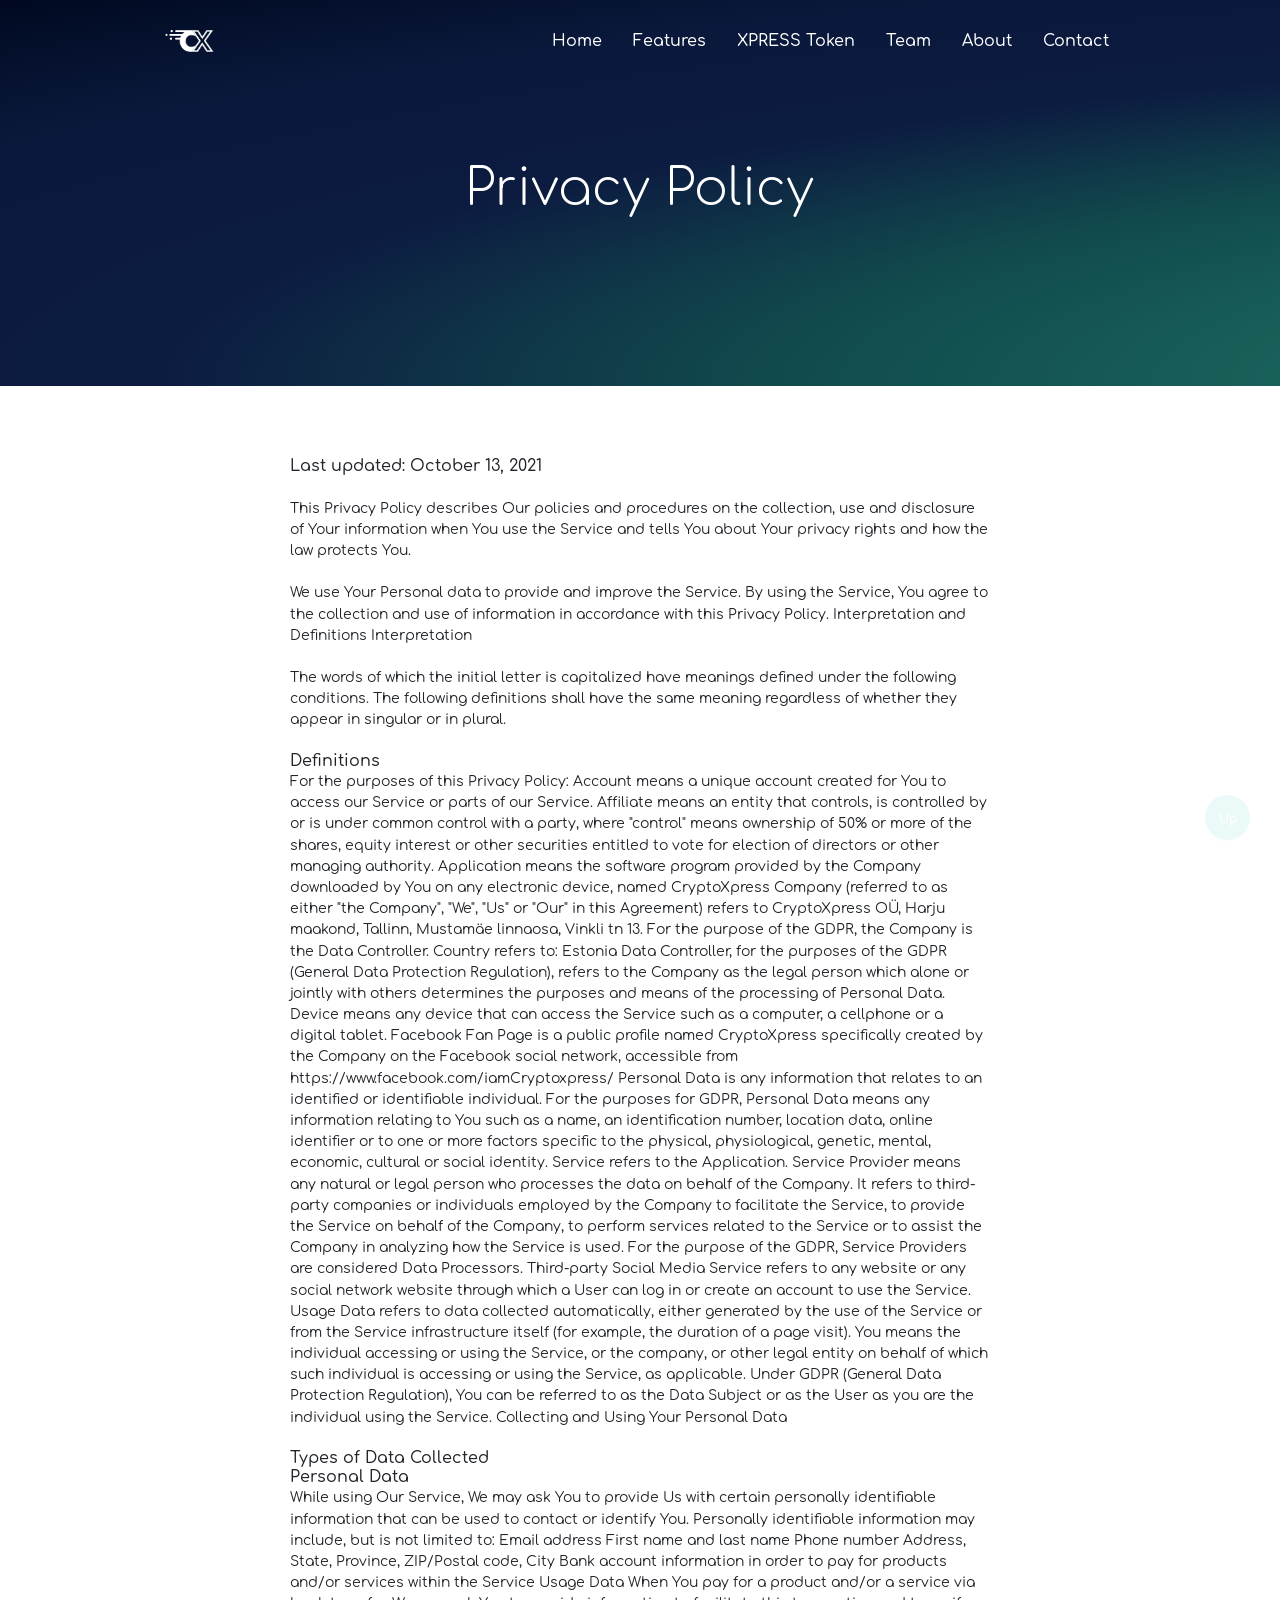
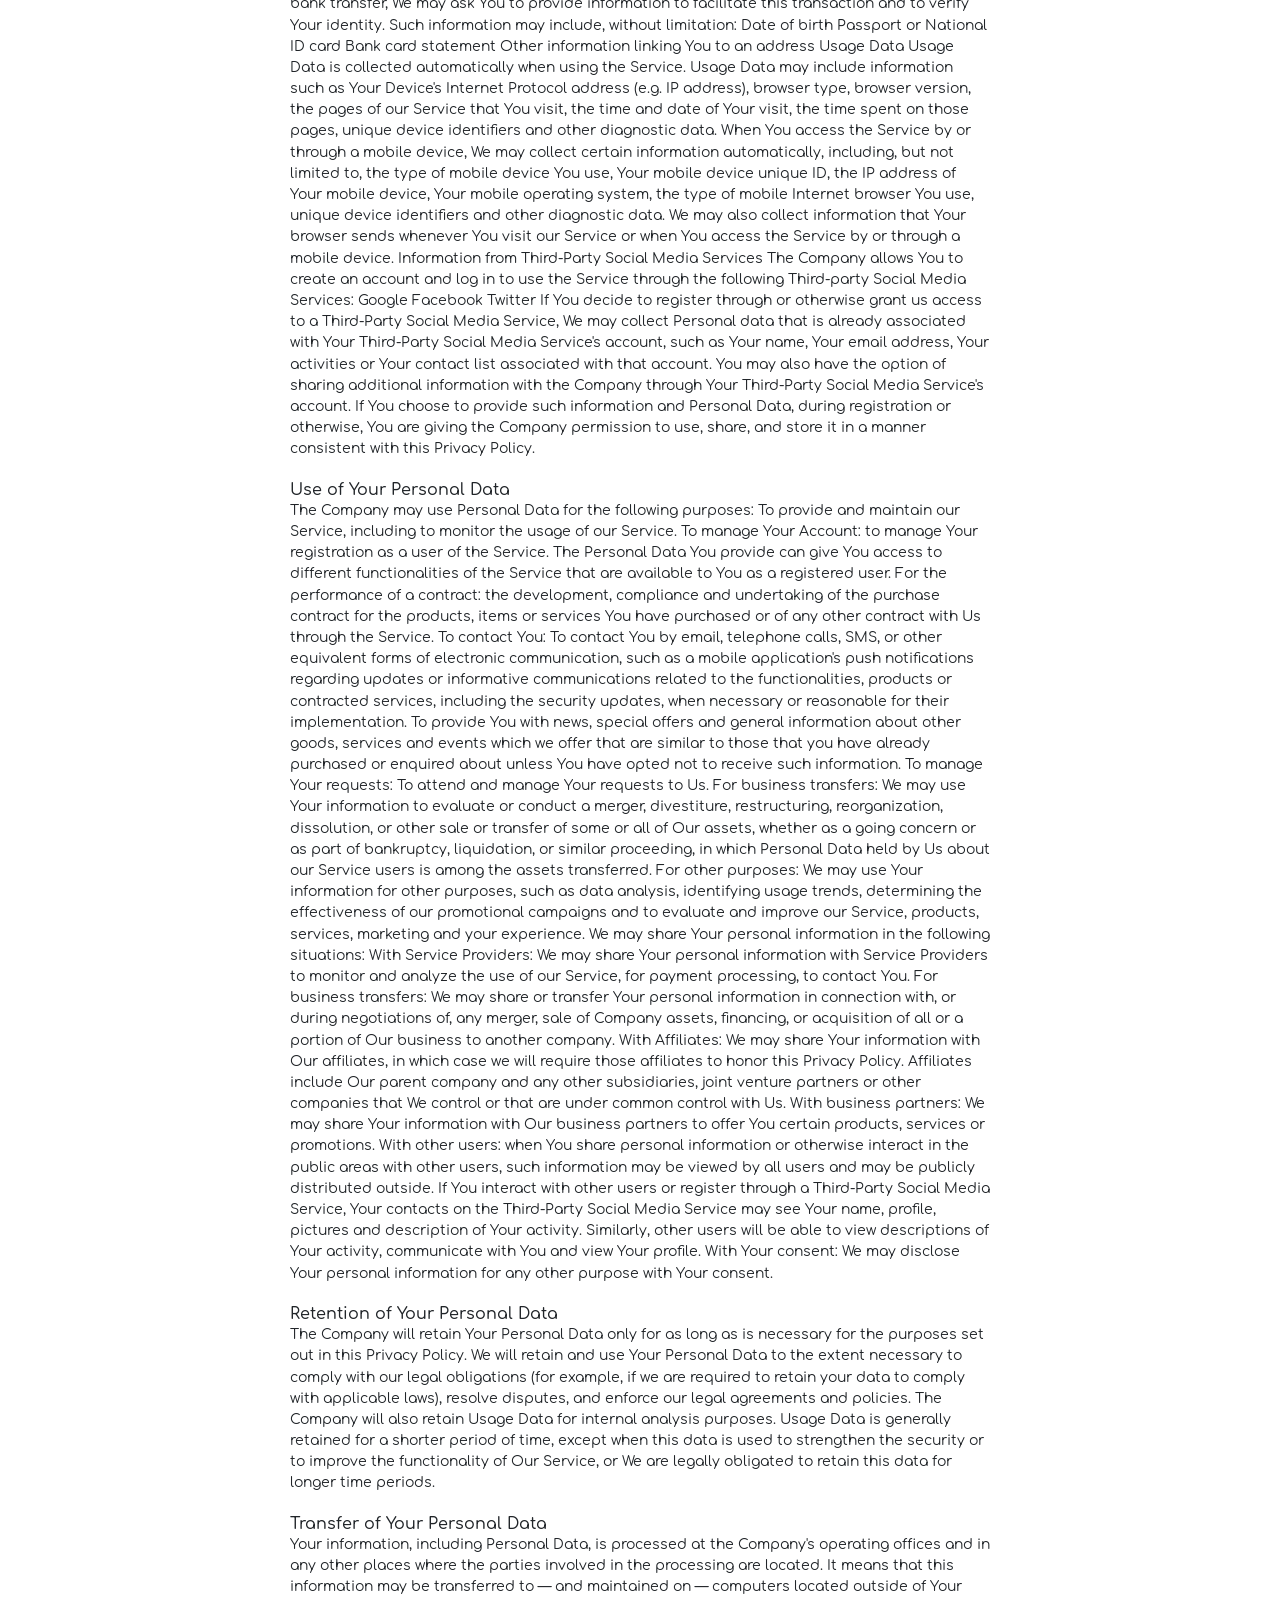
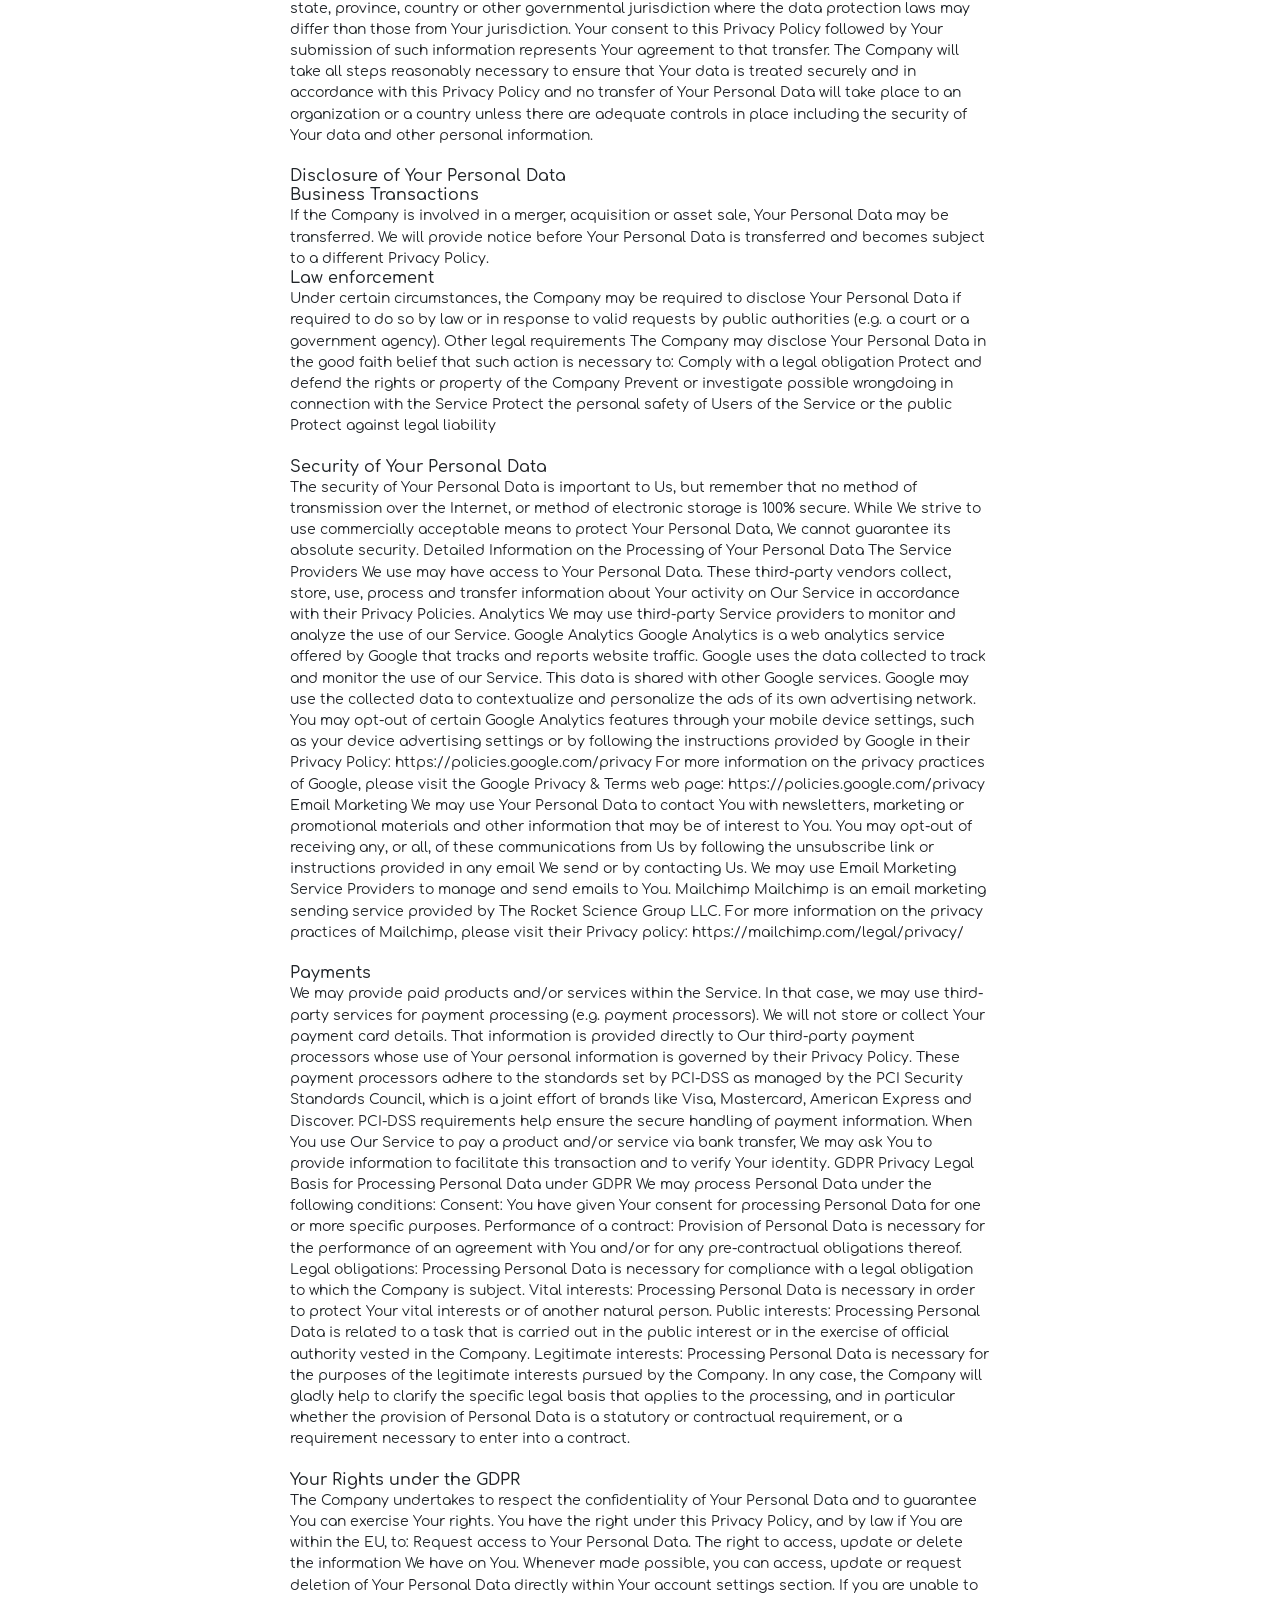
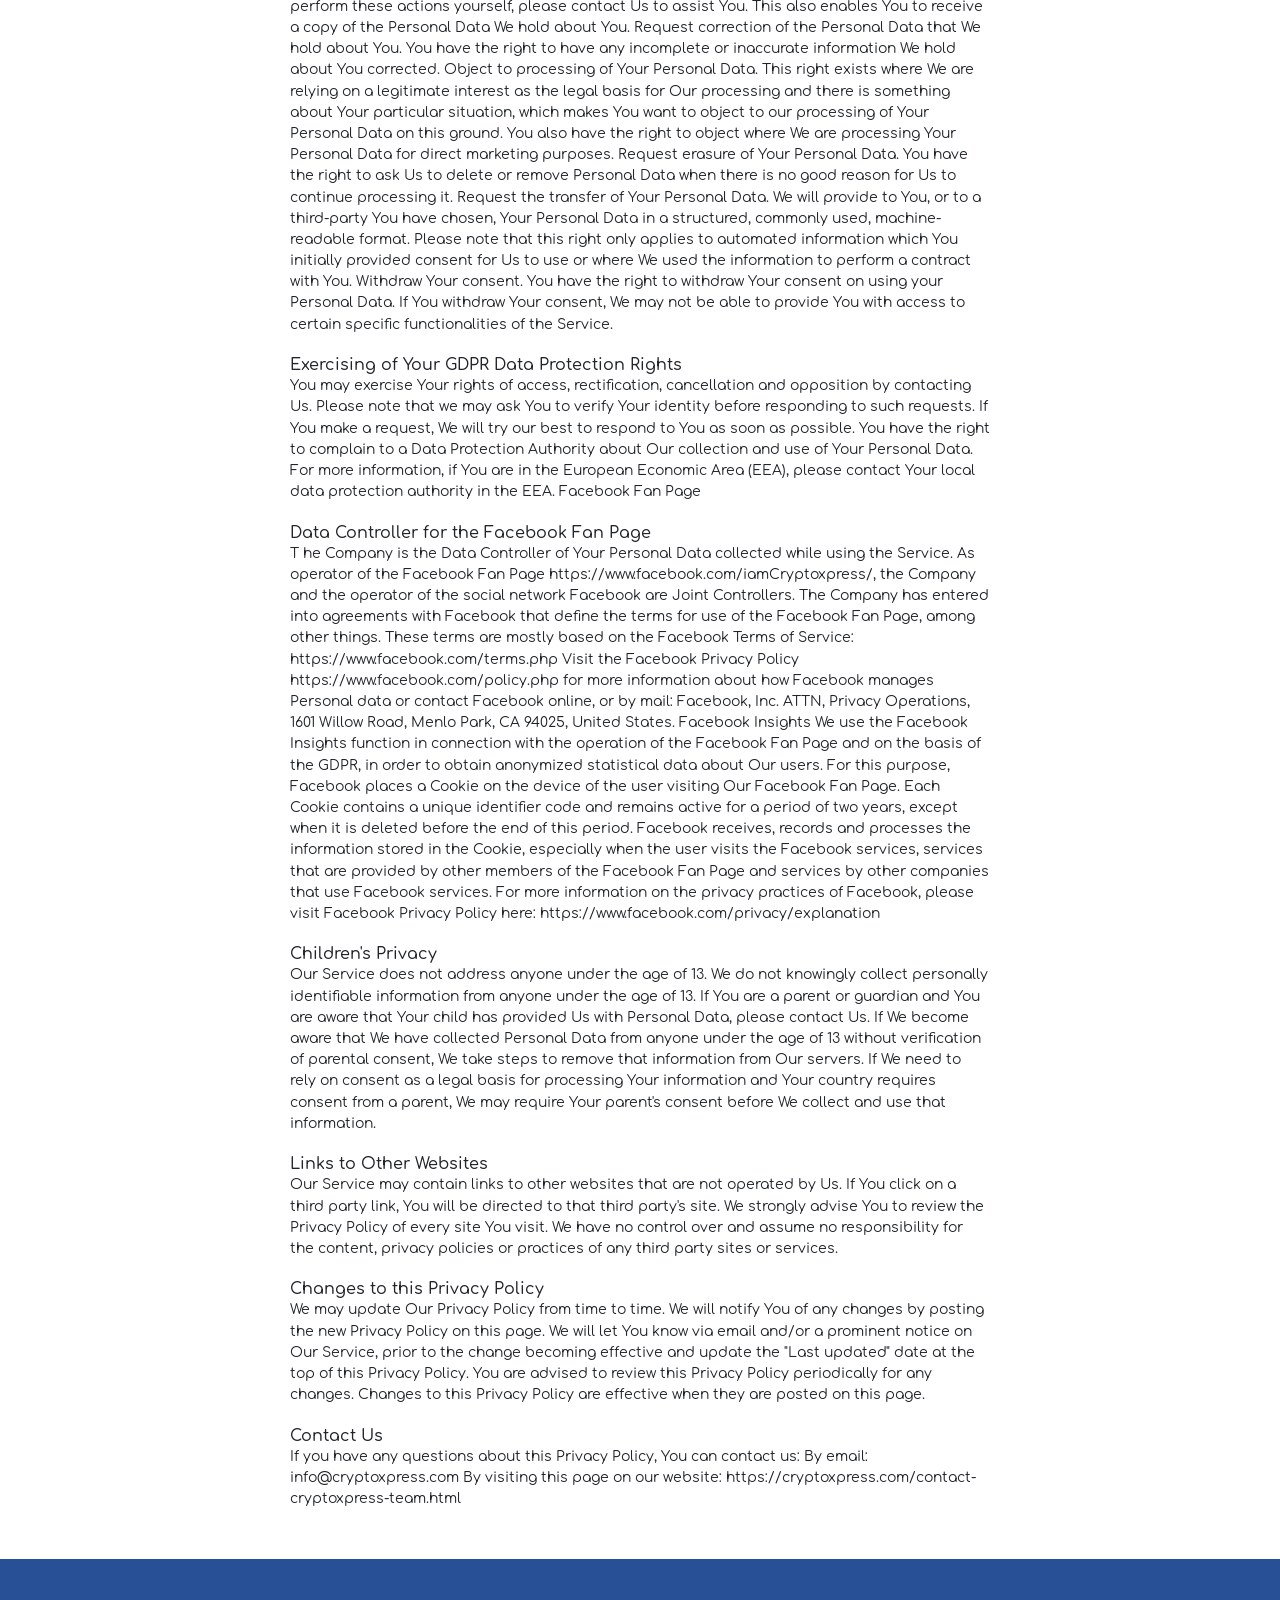
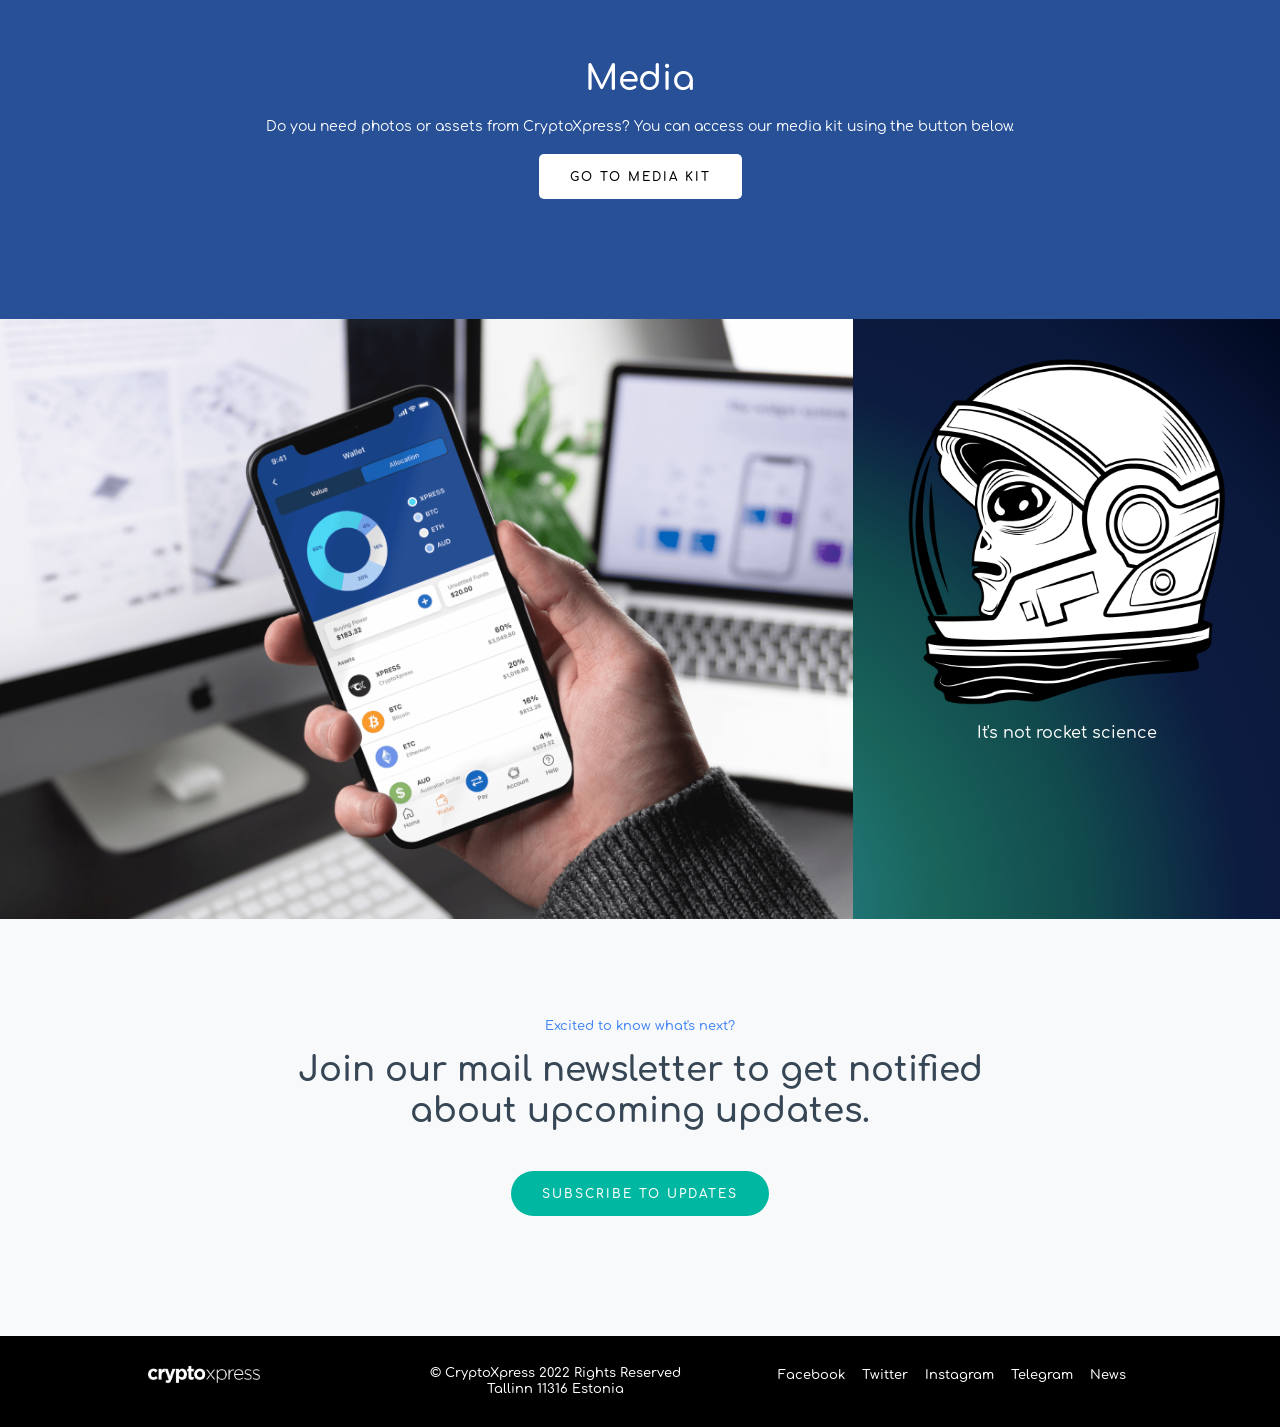
<file: privacy-policy.html>
<!DOCTYPE html>
<html lang="en">

<head>
    <meta http-equiv="content-type" content="text/html; charset=UTF-8">
    <meta charset="utf-8">
    <title>CryptoXpress - Cryptocurrency Made Easy</title>
    <link rel="apple-touch-icon" sizes="180x180" href="assets/favicon/apple-touch-icon.png">
    <link rel="icon" type="image/png" sizes="32x32" href="assets/favicon/favicon-32x32.png">
    <link rel="icon" type="image/png" sizes="16x16" href="assets/favicon/favicon-16x16.png">
    <link rel="manifest" href="assets/favicon/site.webmanifest">
    <link rel="mask-icon" href="assets/favicon/safari-pinned-tab.svg" color="#5bbad5">
    <link rel="shortcut icon" href="assets/favicon/favicon.ico">
    <meta name="msapplication-TileColor" content="#da532c">
    <meta name="msapplication-config" content="assets/favicon/browserconfig.xml">
    <meta name="theme-color" content="#ffffff">
    <meta name="viewport" content="width=device-width, initial-scale=1">
    <meta http-equiv="X-UA-Compatible" content="IE=edge">
    <meta name="description"
        content="CryptoXpress helps simpify crypto and provides you the best tools to tackle the cryptocurrency ecosystem">
    <meta name="keywords" content="Bitcoin, ethereum, dogecoin, crypto exchange">

    <link rel="preconnect" href="https://fonts.gstatic.com">
    <link href="https://fonts.googleapis.com/css2?family=Comfortaa:wght@100,200,300,400,500,600,700,800&display=swap"
        rel="stylesheet">
    <link href="assets/bootstrap.css" rel="stylesheet" type="text/css" media="all">
    <!-- <link href="https://cdn.jsdelivr.net/npm/bootstrap@5.0.0-beta2/dist/css/bootstrap.min.css" rel="stylesheet" integrity="sha384-BmbxuPwQa2lc/FVzBcNJ7UAyJxM6wuqIj61tLrc4wSX0szH/Ev+nYRRuWlolflfl" crossorigin="anonymous"> -->
    <link href="assets" rel="stylesheet">
    <link rel="stylesheet" href="assets/animate.css"> <!-- Resource style -->
    <link rel="stylesheet" href="assets/owl.css">
    <link rel="stylesheet" href="assets/owl_002.css">
    <link rel="stylesheet" href="assets/ionicons.css"> <!-- Resource style -->
    <meta property="og:title" content="CryptoXpress - Making Crypto Easy">
    <meta property="og:type" content="website" />
    <meta property="og:description"
        content="CryptoXpress helps simpify crypto and provides you the best tools to tackle the cryptocurrency ecosystem" />
    <meta property="og:url" content="https://CryptoXpress.com" />
    <meta property="og:image" content="https://cryptoxpress.com/assets/images/logo-social-share.png">
    <meta property="og:image:type" content="image/png">

    <link href="assets/style.css" rel="stylesheet" type="text/css" media="all">
    <link href="//cdn-images.mailchimp.com/embedcode/slim-10_7.css" rel="stylesheet" type="text/css">
    <style type="text/css">
        #mc_embed_signup {
            background: #fff;
            clear: left;
            font: 14px Helvetica, Arial, sans-serif;
        }

        /* Add your own Mailchimp form style overrides in your site stylesheet or in this style block.
	   We recommend moving this block and the preceding CSS link to the HEAD of your HTML file. */
    </style>
    <!-- Google Tag Manager -->
    <script>(function (w, d, s, l, i) {
            w[l] = w[l] || []; w[l].push({
                'gtm.start':
                    new Date().getTime(), event: 'gtm.js'
            }); var f = d.getElementsByTagName(s)[0],
                j = d.createElement(s), dl = l != 'dataLayer' ? '&l=' + l : ''; j.async = true; j.src =
                    'https://www.googletagmanager.com/gtm.js?id=' + i + dl; f.parentNode.insertBefore(j, f);
        })(window, document, 'script', 'dataLayer', 'GTM-NL3TVLP');</script>
    <!-- End Google Tag Manager -->
</head>

<body>
    <!-- Google Tag Manager (noscript) -->
    <noscript><iframe src="https://www.googletagmanager.com/ns.html?id=GTM-NL3TVLP" height="0" width="0"
            style="display:none;visibility:hidden"></iframe></noscript>
    <!-- End Google Tag Manager (noscript) -->
    <div class="wrapper">
        <!-- Navbar Section -->
        <nav class="navbar navbar-expand-md fixed-top effect-main">
            <div class="container-m container">
                <a class="navbar-brand" href="/"><img src="assets/images/CX-Logo.png" style="width: 50px;"
                        class="ml-3"></a>
                <button class="navbar-toggler" type="button" data-toggle="collapse"
                    data-target="#navbarSupportedContent" aria-controls="navbarSupportedContent" aria-expanded="false"
                    aria-label="Toggle navigation">
                    <span class="navbar-toggler-icon"></span>
                </button>
                <div class="collapse navbar-collapse" id="navbarSupportedContent">
                    <ul class="navbar-nav ml-auto navbar-right">
                        <li class="nav-item"><a class="nav-link js-scroll-trigger" href="/">Home</a></li>
                        <li class="nav-item"><a class="nav-link js-scroll-trigger" href="/features.html">Features</a>
                        </li>
                        <li class="nav-item"><a class="nav-link js-scroll-trigger" href="/xpress.html">XPRESS Token</a>
                        </li>
                        <li class="nav-item"><a class="nav-link js-scroll-trigger" href="/team.html">Team</a></li>
                        <!-- <li class="nav-item">
                            <a class="nav-link js-scroll-trigger" href="/whitepaper.pdf">Whitepaper</a>
                        </li> -->
                        <li class="nav-item">
                            <a class="nav-link js-scroll-trigger" href="/about-us.html">About</a>
                        </li>
                        <li class="nav-item"><a class="nav-link js-scroll-trigger"
                                href="/contact-cryptoxpress-team.html">Contact</a></li>
                        <!-- <li class="nav-item"><a class="nav-link js-scroll-trigger" href="#buy">Signup</a></li> -->
                    </ul>
                </div>
            </div>
        </nav><!-- Navbar End -->


        <div id="main" class="main">
            <div class="hero">
                <div class="container">
                    <div class="row align-center">
                        <div style="width: 66%;margin: 0 auto;position: relative;">
                            <div style="color: #fff;width: 100%;font-size: 50px;text-align: center;font-weight: 300;">
                                Privacy Policy</div>
                            <!-- <img src="assets/images/moonboy-top-of-the-world.png" style="width:100%;position:relative;margin: 2% 0 0 auto;"/> -->
                        </div>
                    </div>
                </div>
            </div>
        </div>

        <div class="" style="">
            <div class="container">
                <div class="row ">

                    <!-- modify this form HTML and place wherever you want your form -->
                    <div style="width:800px;margin: 0px auto; padding:50px;line-height: 21.2px;">
                        <br />
                        <h1>Last updated: October 13, 2021</h1><br />
                        <p> This Privacy Policy describes Our policies and procedures on the collection, use and
                            disclosure
                            of Your information when You use the Service and tells You about Your privacy rights and how
                            the
                            law protects You.
                        </p>
                        <br />
                        <p>
                            We use Your Personal data to provide and improve the Service. By using the Service, You
                            agree to
                            the collection and use of information in accordance with this Privacy Policy.
                            Interpretation and Definitions
                            Interpretation
                        </p>
                        <br />
                        <p>
                            The words of which the initial letter is capitalized have meanings defined under the
                            following
                            conditions. The following definitions shall have the same meaning regardless of whether they
                            appear in singular or in plural.
                        </p>
                        <br />
                        <h1>Definitions</h1>
                        <p>
                            For the purposes of this Privacy Policy:
                            Account means a unique account created for You to access our Service or parts of our
                            Service.
                            Affiliate means an entity that controls, is controlled by or is under common control with a
                            party, where "control" means ownership of 50% or more of the shares, equity interest or
                            other
                            securities entitled to vote for election of directors or other managing authority.
                            Application means the software program provided by the Company downloaded by You on any
                            electronic device, named CryptoXpress
                            Company (referred to as either "the Company", "We", "Us" or "Our" in this Agreement) refers
                            to
                            CryptoXpress OÜ, Harju maakond, Tallinn, Mustamäe linnaosa, Vinkli tn 13.
                            For the purpose of the GDPR, the Company is the Data Controller.
                            Country refers to: Estonia
                            Data Controller, for the purposes of the GDPR (General Data Protection Regulation), refers
                            to
                            the Company as the legal person which alone or jointly with others determines the purposes
                            and
                            means of the processing of Personal Data.
                            Device means any device that can access the Service such as a computer, a cellphone or a
                            digital
                            tablet.
                            Facebook Fan Page is a public profile named CryptoXpress specifically created by the Company
                            on
                            the Facebook social network, accessible from https://www.facebook.com/iamCryptoxpress/
                            Personal Data is any information that relates to an identified or identifiable individual.
                            For the purposes for GDPR, Personal Data means any information relating to You such as a
                            name,
                            an identification number, location data, online identifier or to one or more factors
                            specific to
                            the physical, physiological, genetic, mental, economic, cultural or social identity.
                            Service refers to the Application.
                            Service Provider means any natural or legal person who processes the data on behalf of the
                            Company. It refers to third-party companies or individuals employed by the Company to
                            facilitate
                            the Service, to provide the Service on behalf of the Company, to perform services related to
                            the
                            Service or to assist the Company in analyzing how the Service is used. For the purpose of
                            the
                            GDPR, Service Providers are considered Data Processors.
                            Third-party Social Media Service refers to any website or any social network website through
                            which a User can log in or create an account to use the Service.
                            Usage Data refers to data collected automatically, either generated by the use of the
                            Service or
                            from the Service infrastructure itself (for example, the duration of a page visit).
                            You means the individual accessing or using the Service, or the company, or other legal
                            entity
                            on behalf of which such individual is accessing or using the Service, as applicable.
                            Under GDPR (General Data Protection Regulation), You can be referred to as the Data Subject
                            or
                            as the User as you are the individual using the Service.
                            Collecting and Using Your Personal Data
                        </p>
                        <br />
                        <h1>Types of Data Collected</h1>
                        <h3>Personal Data</h3>
                        <p>
                            While using Our Service, We may ask You to provide Us with certain personally identifiable
                            information that can be used to contact or identify You. Personally identifiable information
                            may
                            include, but is not limited to:
                            Email address
                            First name and last name
                            Phone number
                            Address, State, Province, ZIP/Postal code, City
                            Bank account information in order to pay for products and/or services within the Service
                            Usage Data
                            When You pay for a product and/or a service via bank transfer, We may ask You to provide
                            information to facilitate this transaction and to verify Your identity. Such information may
                            include, without limitation:
                            Date of birth
                            Passport or National ID card
                            Bank card statement
                            Other information linking You to an address
                            Usage Data
                            Usage Data is collected automatically when using the Service.
                            Usage Data may include information such as Your Device's Internet Protocol address (e.g. IP
                            address), browser type, browser version, the pages of our Service that You visit, the time
                            and
                            date of Your visit, the time spent on those pages, unique device identifiers and other
                            diagnostic data.
                            When You access the Service by or through a mobile device, We may collect certain
                            information
                            automatically, including, but not limited to, the type of mobile device You use, Your mobile
                            device unique ID, the IP address of Your mobile device, Your mobile operating system, the
                            type
                            of mobile Internet browser You use, unique device identifiers and other diagnostic data.
                            We may also collect information that Your browser sends whenever You visit our Service or
                            when
                            You access the Service by or through a mobile device.
                            Information from Third-Party Social Media Services
                            The Company allows You to create an account and log in to use the Service through the
                            following
                            Third-party Social Media Services:
                            Google
                            Facebook
                            Twitter
                            If You decide to register through or otherwise grant us access to a Third-Party Social Media
                            Service, We may collect Personal data that is already associated with Your Third-Party
                            Social
                            Media Service's account, such as Your name, Your email address, Your activities or Your
                            contact
                            list associated with that account.
                            You may also have the option of sharing additional information with the Company through Your
                            Third-Party Social Media Service's account. If You choose to provide such information and
                            Personal Data, during registration or otherwise, You are giving the Company permission to
                            use,
                            share, and store it in a manner consistent with this Privacy Policy.
                        </p>
                        <br />
                        <h1> Use of Your Personal Data</h1>
                        <p>
                            The Company may use Personal Data for the following purposes:
                            To provide and maintain our Service, including to monitor the usage of our Service.
                            To manage Your Account: to manage Your registration as a user of the Service. The Personal
                            Data
                            You provide can give You access to different functionalities of the Service that are
                            available
                            to You as a registered user.
                            For the performance of a contract: the development, compliance and undertaking of the
                            purchase
                            contract for the products, items or services You have purchased or of any other contract
                            with Us
                            through the Service.
                            To contact You: To contact You by email, telephone calls, SMS, or other equivalent forms of
                            electronic communication, such as a mobile application's push notifications regarding
                            updates or
                            informative communications related to the functionalities, products or contracted services,
                            including the security updates, when necessary or reasonable for their implementation.
                            To provide You with news, special offers and general information about other goods, services
                            and
                            events which we offer that are similar to those that you have already purchased or enquired
                            about unless You have opted not to receive such information.
                            To manage Your requests: To attend and manage Your requests to Us.
                            For business transfers: We may use Your information to evaluate or conduct a merger,
                            divestiture, restructuring, reorganization, dissolution, or other sale or transfer of some
                            or
                            all of Our assets, whether as a going concern or as part of bankruptcy, liquidation, or
                            similar
                            proceeding, in which Personal Data held by Us about our Service users is among the assets
                            transferred.
                            For other purposes: We may use Your information for other purposes, such as data analysis,
                            identifying usage trends, determining the effectiveness of our promotional campaigns and to
                            evaluate and improve our Service, products, services, marketing and your experience.
                            We may share Your personal information in the following situations:
                            With Service Providers: We may share Your personal information with Service Providers to
                            monitor
                            and analyze the use of our Service, for payment processing, to contact You.
                            For business transfers: We may share or transfer Your personal information in connection
                            with,
                            or during negotiations of, any merger, sale of Company assets, financing, or acquisition of
                            all
                            or a portion of Our business to another company.
                            With Affiliates: We may share Your information with Our affiliates, in which case we will
                            require those affiliates to honor this Privacy Policy. Affiliates include Our parent company
                            and
                            any other subsidiaries, joint venture partners or other companies that We control or that
                            are
                            under common control with Us.
                            With business partners: We may share Your information with Our business partners to offer
                            You
                            certain products, services or promotions.
                            With other users: when You share personal information or otherwise interact in the public
                            areas
                            with other users, such information may be viewed by all users and may be publicly
                            distributed
                            outside. If You interact with other users or register through a Third-Party Social Media
                            Service, Your contacts on the Third-Party Social Media Service may see Your name, profile,
                            pictures and description of Your activity. Similarly, other users will be able to view
                            descriptions of Your activity, communicate with You and view Your profile.
                            With Your consent: We may disclose Your personal information for any other purpose with Your
                            consent.
                        </p>
                        <br />
                        <h1>Retention of Your Personal Data</h1>
                        <p>
                            The Company will retain Your Personal Data only for as long as is necessary for the purposes
                            set
                            out in this Privacy Policy. We will retain and use Your Personal Data to the extent
                            necessary to
                            comply with our legal obligations (for example, if we are required to retain your data to
                            comply
                            with applicable laws), resolve disputes, and enforce our legal agreements and policies.
                            The Company will also retain Usage Data for internal analysis purposes. Usage Data is
                            generally
                            retained for a shorter period of time, except when this data is used to strengthen the
                            security
                            or to improve the functionality of Our Service, or We are legally obligated to retain this
                            data
                            for longer time periods.
                        </p>
                        <br />
                        <h1>Transfer of Your Personal Data</h1>
                        <p>
                            Your information, including Personal Data, is processed at the Company's operating offices
                            and
                            in any other places where the parties involved in the processing are located. It means that
                            this
                            information may be transferred to — and maintained on — computers located outside of Your
                            state,
                            province, country or other governmental jurisdiction where the data protection laws may
                            differ
                            than those from Your jurisdiction.
                            Your consent to this Privacy Policy followed by Your submission of such information
                            represents
                            Your agreement to that transfer.
                            The Company will take all steps reasonably necessary to ensure that Your data is treated
                            securely and in accordance with this Privacy Policy and no transfer of Your Personal Data
                            will
                            take place to an organization or a country unless there are adequate controls in place
                            including
                            the security of Your data and other personal information.
                        </p>
                        <br />
                        <h1> Disclosure of Your Personal Data</h1>
                        <h3> Business Transactions</h3>
                        <p>
                            If the Company is involved in a merger, acquisition or asset sale, Your Personal Data may be
                            transferred. We will provide notice before Your Personal Data is transferred and becomes
                            subject
                            to a different Privacy Policy.
                        </p>
                        <h3> Law enforcement</h3>
                        <p>
                            Under certain circumstances, the Company may be required to disclose Your Personal Data if
                            required to do so by law or in response to valid requests by public authorities (e.g. a
                            court or
                            a government agency).
                            Other legal requirements
                            The Company may disclose Your Personal Data in the good faith belief that such action is
                            necessary to:
                            Comply with a legal obligation
                            Protect and defend the rights or property of the Company
                            Prevent or investigate possible wrongdoing in connection with the Service
                            Protect the personal safety of Users of the Service or the public
                            Protect against legal liability
                        </p>
                        <br />
                        <h1>Security of Your Personal Data</h1>
                        <p>
                            The security of Your Personal Data is important to Us, but remember that no method of
                            transmission over the Internet, or method of electronic storage is 100% secure. While We
                            strive
                            to use commercially acceptable means to protect Your Personal Data, We cannot guarantee its
                            absolute security.
                            Detailed Information on the Processing of Your Personal Data
                            The Service Providers We use may have access to Your Personal Data. These third-party
                            vendors
                            collect, store, use, process and transfer information about Your activity on Our Service in
                            accordance with their Privacy Policies.
                            Analytics
                            We may use third-party Service providers to monitor and analyze the use of our Service.
                            Google Analytics
                            Google Analytics is a web analytics service offered by Google that tracks and reports
                            website
                            traffic. Google uses the data collected to track and monitor the use of our Service. This
                            data
                            is shared with other Google services. Google may use the collected data to contextualize and
                            personalize the ads of its own advertising network.
                            You may opt-out of certain Google Analytics features through your mobile device settings,
                            such
                            as your device advertising settings or by following the instructions provided by Google in
                            their
                            Privacy Policy: https://policies.google.com/privacy
                            For more information on the privacy practices of Google, please visit the Google Privacy &
                            Terms
                            web page: https://policies.google.com/privacy
                            Email Marketing
                            We may use Your Personal Data to contact You with newsletters, marketing or promotional
                            materials and other information that may be of interest to You. You may opt-out of receiving
                            any, or all, of these communications from Us by following the unsubscribe link or
                            instructions
                            provided in any email We send or by contacting Us.
                            We may use Email Marketing Service Providers to manage and send emails to You.
                            Mailchimp
                            Mailchimp is an email marketing sending service provided by The Rocket Science Group LLC.
                            For more information on the privacy practices of Mailchimp, please visit their Privacy
                            policy:
                            https://mailchimp.com/legal/privacy/
                        </p>
                        <br />
                        <h1>Payments</h1>
                        <p>
                            We may provide paid products and/or services within the Service. In that case, we may use
                            third-party services for payment processing (e.g. payment processors).
                            We will not store or collect Your payment card details. That information is provided
                            directly to
                            Our third-party payment processors whose use of Your personal information is governed by
                            their
                            Privacy Policy. These payment processors adhere to the standards set by PCI-DSS as managed
                            by
                            the PCI Security Standards Council, which is a joint effort of brands like Visa, Mastercard,
                            American Express and Discover. PCI-DSS requirements help ensure the secure handling of
                            payment
                            information.
                            When You use Our Service to pay a product and/or service via bank transfer, We may ask You
                            to
                            provide information to facilitate this transaction and to verify Your identity.
                            GDPR Privacy
                            Legal Basis for Processing Personal Data under GDPR
                            We may process Personal Data under the following conditions:
                            Consent: You have given Your consent for processing Personal Data for one or more specific
                            purposes.
                            Performance of a contract: Provision of Personal Data is necessary for the performance of an
                            agreement with You and/or for any pre-contractual obligations thereof.
                            Legal obligations: Processing Personal Data is necessary for compliance with a legal
                            obligation
                            to which the Company is subject.
                            Vital interests: Processing Personal Data is necessary in order to protect Your vital
                            interests
                            or of another natural person.
                            Public interests: Processing Personal Data is related to a task that is carried out in the
                            public interest or in the exercise of official authority vested in the Company.
                            Legitimate interests: Processing Personal Data is necessary for the purposes of the
                            legitimate
                            interests pursued by the Company.
                            In any case, the Company will gladly help to clarify the specific legal basis that applies
                            to
                            the processing, and in particular whether the provision of Personal Data is a statutory or
                            contractual requirement, or a requirement necessary to enter into a contract.
                        </p>
                        <br />
                        <h1>Your Rights under the GDPR</h1>
                        <p>
                            The Company undertakes to respect the confidentiality of Your Personal Data and to guarantee
                            You
                            can exercise Your rights.
                            You have the right under this Privacy Policy, and by law if You are within the EU, to:
                            Request access to Your Personal Data. The right to access, update or delete the information
                            We
                            have on You. Whenever made possible, you can access, update or request deletion of Your
                            Personal
                            Data directly within Your account settings section. If you are unable to perform these
                            actions
                            yourself, please contact Us to assist You. This also enables You to receive a copy of the
                            Personal Data We hold about You.
                            Request correction of the Personal Data that We hold about You. You have the right to have
                            any
                            incomplete or inaccurate information We hold about You corrected.
                            Object to processing of Your Personal Data. This right exists where We are relying on a
                            legitimate interest as the legal basis for Our processing and there is something about Your
                            particular situation, which makes You want to object to our processing of Your Personal Data
                            on
                            this ground. You also have the right to object where We are processing Your Personal Data
                            for
                            direct marketing purposes.
                            Request erasure of Your Personal Data. You have the right to ask Us to delete or remove
                            Personal
                            Data when there is no good reason for Us to continue processing it.
                            Request the transfer of Your Personal Data. We will provide to You, or to a third-party You
                            have
                            chosen, Your Personal Data in a structured, commonly used, machine-readable format. Please
                            note
                            that this right only applies to automated information which You initially provided consent
                            for
                            Us to use or where We used the information to perform a contract with You.
                            Withdraw Your consent. You have the right to withdraw Your consent on using your Personal
                            Data.
                            If You withdraw Your consent, We may not be able to provide You with access to certain
                            specific
                            functionalities of the Service.
                        </p>
                        <br />
                        <h1>Exercising of Your GDPR Data Protection Rights</h1>
                        <p>
                            You may exercise Your rights of access, rectification, cancellation and opposition by
                            contacting
                            Us. Please note that we may ask You to verify Your identity before responding to such
                            requests.
                            If You make a request, We will try our best to respond to You as soon as possible.
                            You have the right to complain to a Data Protection Authority about Our collection and use
                            of
                            Your Personal Data. For more information, if You are in the European Economic Area (EEA),
                            please
                            contact Your local data protection authority in the EEA.
                            Facebook Fan Page
                        </p>
                        <br />
                        <h1>Data Controller for the Facebook Fan Page</h1>
                        <p>
                            T he Company is the Data Controller of Your Personal Data collected while using the Service.
                            As
                            operator of the Facebook Fan Page https://www.facebook.com/iamCryptoxpress/, the Company and
                            the
                            operator of the social network Facebook are Joint Controllers.
                            The Company has entered into agreements with Facebook that define the terms for use of the
                            Facebook Fan Page, among other things. These terms are mostly based on the Facebook Terms of
                            Service: https://www.facebook.com/terms.php
                            Visit the Facebook Privacy Policy https://www.facebook.com/policy.php for more information
                            about
                            how Facebook manages Personal data or contact Facebook online, or by mail: Facebook, Inc.
                            ATTN,
                            Privacy Operations, 1601 Willow Road, Menlo Park, CA 94025, United States.
                            Facebook Insights
                            We use the Facebook Insights function in connection with the operation of the Facebook Fan
                            Page
                            and on the basis of the GDPR, in order to obtain anonymized statistical data about Our
                            users.
                            For this purpose, Facebook places a Cookie on the device of the user visiting Our Facebook
                            Fan
                            Page. Each Cookie contains a unique identifier code and remains active for a period of two
                            years, except when it is deleted before the end of this period.
                            Facebook receives, records and processes the information stored in the Cookie, especially
                            when
                            the user visits the Facebook services, services that are provided by other members of the
                            Facebook Fan Page and services by other companies that use Facebook services.
                            For more information on the privacy practices of Facebook, please visit Facebook Privacy
                            Policy
                            here: https://www.facebook.com/privacy/explanation
                        </p>
                        <br />
                        <h1> Children's Privacy</h1>
                        <p>
                            Our Service does not address anyone under the age of 13. We do not knowingly collect
                            personally
                            identifiable information from anyone under the age of 13. If You are a parent or guardian
                            and
                            You are aware that Your child has provided Us with Personal Data, please contact Us. If We
                            become aware that We have collected Personal Data from anyone under the age of 13 without
                            verification of parental consent, We take steps to remove that information from Our servers.
                            If We need to rely on consent as a legal basis for processing Your information and Your
                            country
                            requires consent from a parent, We may require Your parent's consent before We collect and
                            use
                            that information.
                        </p>
                        <br />
                        <h1>Links to Other Websites</h1>
                        <p>
                            Our Service may contain links to other websites that are not operated by Us. If You click on
                            a
                            third party link, You will be directed to that third party's site. We strongly advise You to
                            review the Privacy Policy of every site You visit.
                            We have no control over and assume no responsibility for the content, privacy policies or
                            practices of any third party sites or services.
                        </p>
                        <br />
                        <h1>Changes to this Privacy Policy</h1>
                        <p>
                            We may update Our Privacy Policy from time to time. We will notify You of any changes by
                            posting
                            the new Privacy Policy on this page.
                            We will let You know via email and/or a prominent notice on Our Service, prior to the change
                            becoming effective and update the "Last updated" date at the top of this Privacy Policy.
                            You are advised to review this Privacy Policy periodically for any changes. Changes to this
                            Privacy Policy are effective when they are posted on this page.
                        </p>
                        <br />
                        <h1> Contact Us</h1>
                        <p>
                            If you have any questions about this Privacy Policy, You can contact us:
                            By email: info@cryptoxpress.com
                            By visiting this page on our website:
                            https://cryptoxpress.com/contact-cryptoxpress-team.html
                        </p>
                    </div>


                </div>
            </div>
        </div>



        <div style="background-color: #275097;" id="buy" class="cta-sm">
            <div class="container-m text-center">
                <div class="cta-content">
                    <h1 style="color:#fff">Media</h1>
                    <p style="color:#fff">Do you need photos or assets from CryptoXpress? You can access our media kit
                        using the button below.</p>
                    <a href="https://drive.google.com/drive/folders/1ge-UCYPUSFxws91ClVXu_7Qkyk4uo7Tr"
                        class="btn-action" style="border-radius: 5px; background-color: #fff;color:#000">Go to media
                        kit</a>
                </div>
            </div>
        </div>


        <div class="container-fluid">
            <div class="row">
                <div class="col-sm-8 cx-crew-footer-background">

                </div>
                <div class="col-sm-4 background-alien-blue">
                    <div class="rocket-science">
                        <div><img class="image-width-100-cent" src="./assets/images/CX-Mascot-Helment.png" /></div>
                        <br />
                        <h1>It's not rocket science</h1>
                    </div>
                </div>
            </div>
        </div>




        <div id="buy" class="cta-sm">
            <div class="container-m text-center">
                <div class="cta-content">
                    <h4>Excited to know what's next?</h4>
                    <h1>Join our mail newsletter to get notified about upcoming updates.</h1>
                    <a class="btn-action" href="http://eepurl.com/hrQXUb">Subscribe to updates</a>
                </div>
            </div>
        </div>


        <!-- Pelican Footer Section -->
        <div class="footer-sm">
            <div class="container-m">
                <div class="row">
                    <div class="col-md-3">
                        <a class="footer-logo" href="#">
                            <div>
                                <img src="assets/images/CX-Logo-New.png" style="width:50%;" />
                            </div>
                        </a>
                    </div>
                    <div class="col-md-4">
                        <h6>© CryptoXpress 2022 Rights Reserved<br />Tallinn
                            11316 Estonia</h6>
                    </div>
                    <div class="col-md-5">
                        <ul>
                            <li><a href="https://www.facebook.com/iamCryptoXpress/">Facebook</a></li>
                            <li><a href="https://twitter.com/crypto_xpress?lang=en">Twitter</a></li>
                            <li><a href="https://instagram.com/crypto.xpress?r=nametag">Instagram</a></li>
                            <li><a href="https://t.me/cryptoxpress_chat">Telegram</a></li>
                            <li>
                                <a href="https://medium.com/@crypto_xpress">News</a>
                            </li>
                            <!-- <li><a href="#">Telegram</a></li> -->
                        </ul>
                    </div>
                </div>
            </div>
        </div>


        <!-- Scroll To Top -->
        <div id="back-top" class="bk-top" style="display: none;">
            <div class="bk-top-txt">
                <a class="back-to-top js-scroll-trigger" href="#main">Up</a>
            </div>
        </div>
        <!-- Scroll To Top Ends-->

    </div> <!-- Main -->
    </div><!-- Wrapper -->


    <!-- Jquery and Js Plugins -->
    <script type="text/javascript" src="assets/jquery-2.js"></script>
    <script type="text/javascript" src="assets/popper.js"></script>
    <script type="text/javascript" src="assets/bootstrap.js"></script>
    <script type="text/javascript" src="assets/jquery.js"></script>
    <script type="text/javascript" src="assets/plugins.js"></script>
    <script type="text/javascript" src="assets/custom.js"></script>
    <!-- <script type="text/javascript" src="assets/livereload.js"></script> -->


</body>

</html>
</file>
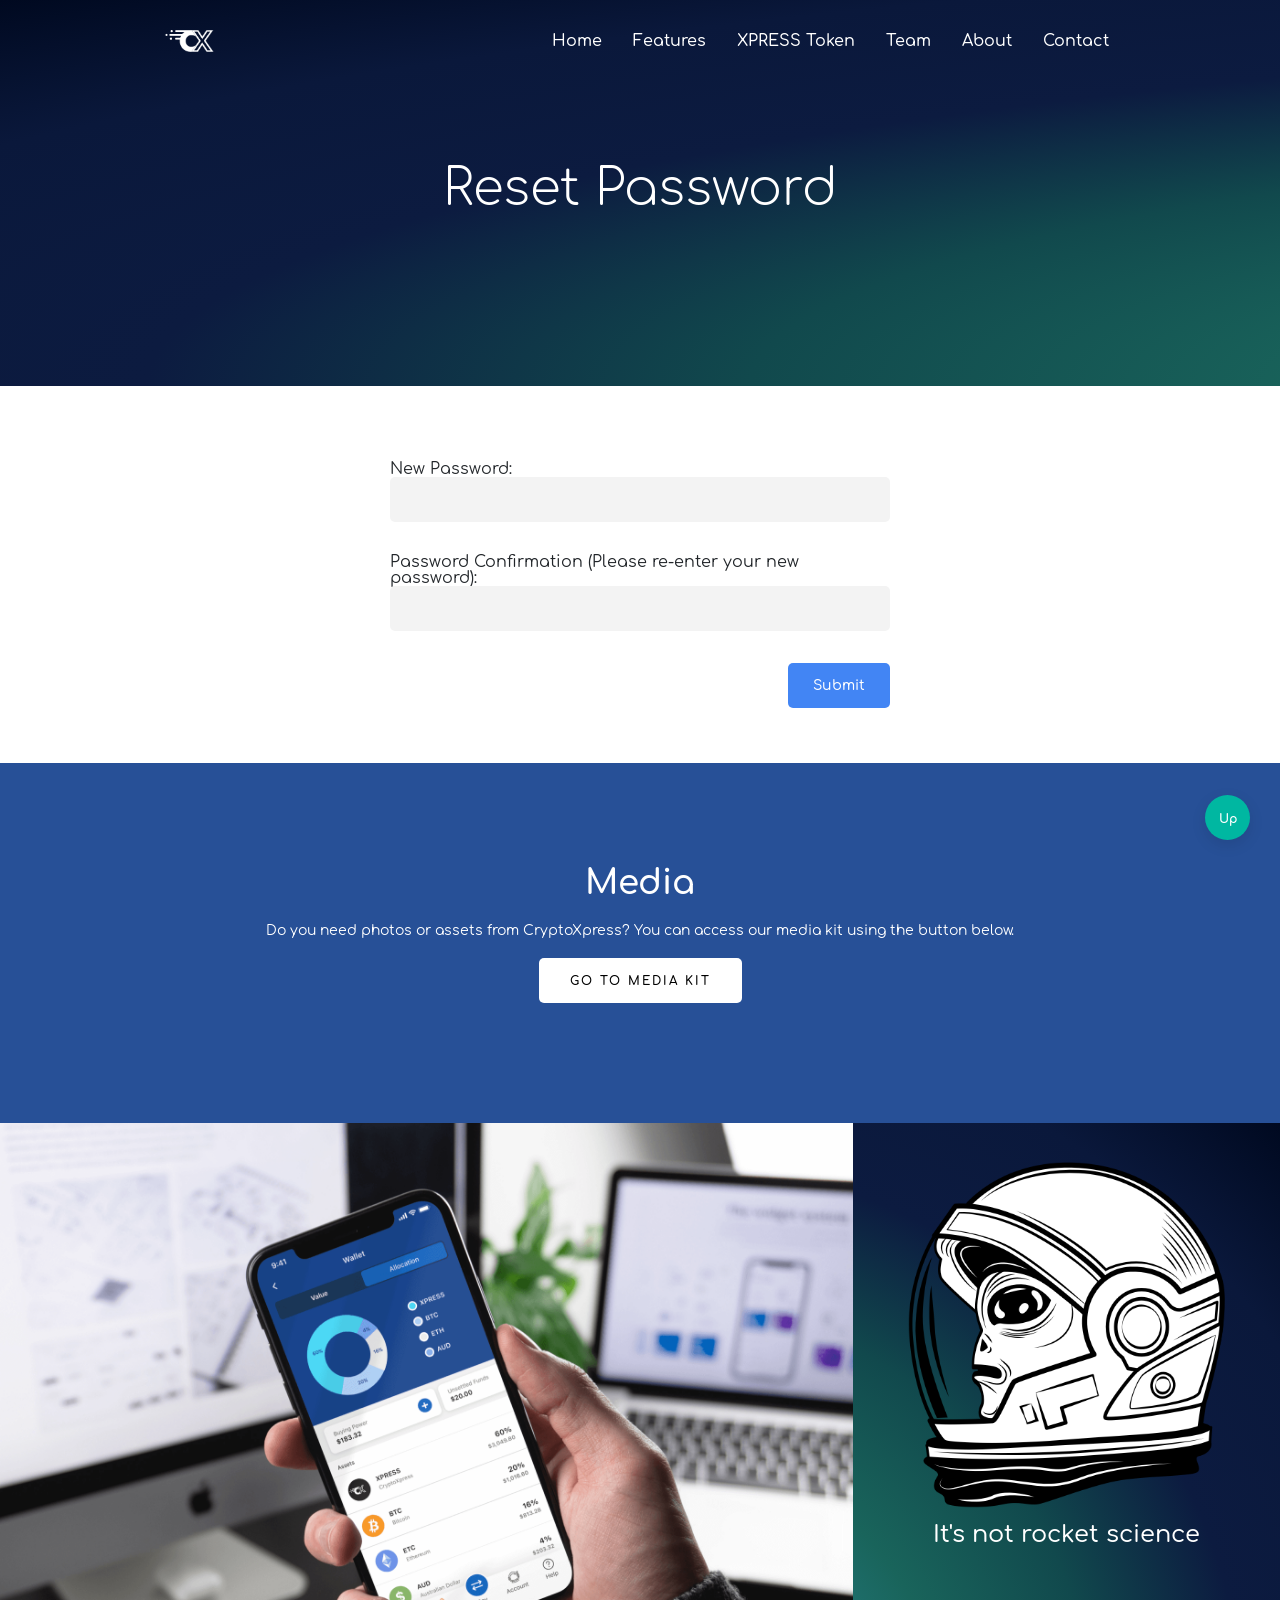
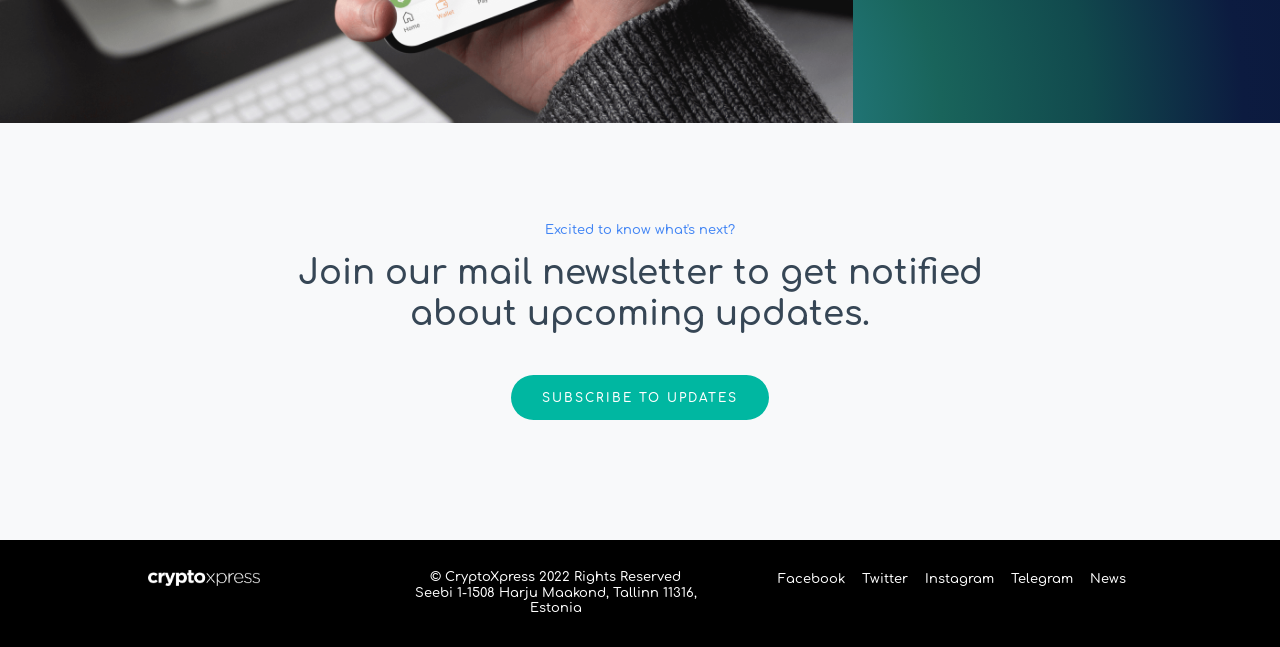
<file: reset-password.html>
<!DOCTYPE html>
<html lang="en">

<head>
  <meta http-equiv="content-type" content="text/html; charset=UTF-8">
  <meta charset="utf-8">
  <title>CryptoXpress - Cryptocurrency Made Easy</title>
  <link rel="apple-touch-icon" sizes="180x180" href="assets/favicon/apple-touch-icon.png">
  <link rel="icon" type="image/png" sizes="32x32" href="assets/favicon/favicon-32x32.png">
  <link rel="icon" type="image/png" sizes="16x16" href="assets/favicon/favicon-16x16.png">
  <link rel="manifest" href="assets/favicon/site.webmanifest">
  <link rel="mask-icon" href="assets/favicon/safari-pinned-tab.svg" color="#5bbad5">
  <link rel="shortcut icon" href="assets/favicon/favicon.ico">
  <meta name="msapplication-TileColor" content="#da532c">
  <meta name="msapplication-config" content="assets/favicon/browserconfig.xml">
  <meta name="theme-color" content="#ffffff">
  <meta name="viewport" content="width=device-width, initial-scale=1">
  <meta http-equiv="X-UA-Compatible" content="IE=edge">
  <meta name="description"
    content="CryptoXpress helps simpify crypto and provides you the best tools to tackle the cryptocurrency ecosystem">
  <meta name="keywords" content="Bitcoin, ethereum, dogecoin, crypto exchange">

  <link rel="preconnect" href="https://fonts.gstatic.com">
  <link href="https://fonts.googleapis.com/css2?family=Comfortaa:wght@100,200,300,400,500,600,700,800&display=swap"
    rel="stylesheet">
  <link href="assets/bootstrap.css" rel="stylesheet" type="text/css" media="all">
  <!-- <link href="https://cdn.jsdelivr.net/npm/bootstrap@5.0.0-beta2/dist/css/bootstrap.min.css" rel="stylesheet" integrity="sha384-BmbxuPwQa2lc/FVzBcNJ7UAyJxM6wuqIj61tLrc4wSX0szH/Ev+nYRRuWlolflfl" crossorigin="anonymous"> -->
  <link href="assets" rel="stylesheet">
  <link rel="stylesheet" href="assets/animate.css"> <!-- Resource style -->
  <link rel="stylesheet" href="assets/owl.css">
  <link rel="stylesheet" href="assets/owl_002.css">
  <link rel="stylesheet" href="assets/ionicons.css"> <!-- Resource style -->
  <meta property="og:title" content="CryptoXpress - Making Crypto Easy">
  <meta property="og:type" content="website" />
  <meta property="og:description"
    content="CryptoXpress helps simpify crypto and provides you the best tools to tackle the cryptocurrency ecosystem" />
  <meta property="og:url" content="https://CryptoXpress.com" />
  <meta property="og:image" content="https://cryptoxpress.com/assets/images/logo-social-share.png">
  <meta property="og:image:type" content="image/png">

  <link href="assets/style.css" rel="stylesheet" type="text/css" media="all">
  <link href="//cdn-images.mailchimp.com/embedcode/slim-10_7.css" rel="stylesheet" type="text/css">
  <style type="text/css">
    #mc_embed_signup {
      background: #fff;
      clear: left;
      font: 14px Helvetica, Arial, sans-serif;
    }

    /* Add your own Mailchimp form style overrides in your site stylesheet or in this style block.
	   We recommend moving this block and the preceding CSS link to the HEAD of your HTML file. */
  </style>
  <!-- Google Tag Manager -->
  <script>(function (w, d, s, l, i) {
      w[l] = w[l] || []; w[l].push({
        'gtm.start':
          new Date().getTime(), event: 'gtm.js'
      }); var f = d.getElementsByTagName(s)[0],
        j = d.createElement(s), dl = l != 'dataLayer' ? '&l=' + l : ''; j.async = true; j.src =
          'https://www.googletagmanager.com/gtm.js?id=' + i + dl; f.parentNode.insertBefore(j, f);
    })(window, document, 'script', 'dataLayer', 'GTM-NL3TVLP');</script>
  <!-- End Google Tag Manager -->
</head>

<body>
  <!-- Google Tag Manager (noscript) -->
  <noscript><iframe src="https://www.googletagmanager.com/ns.html?id=GTM-NL3TVLP" height="0" width="0"
      style="display:none;visibility:hidden"></iframe></noscript>
  <!-- End Google Tag Manager (noscript) -->
  <div class="wrapper">
    <!-- Navbar Section -->
    <nav class="navbar navbar-expand-md fixed-top effect-main">
      <div class="container-m container">
        <a class="navbar-brand" href="/"><img src="assets/images/CX-Logo.png" style="width: 50px;" class="ml-3"></a>
        <button class="navbar-toggler" type="button" data-toggle="collapse" data-target="#navbarSupportedContent"
          aria-controls="navbarSupportedContent" aria-expanded="false" aria-label="Toggle navigation">
          <span class="navbar-toggler-icon"></span>
        </button>
        <div class="collapse navbar-collapse" id="navbarSupportedContent">
          <ul class="navbar-nav ml-auto navbar-right">
            <li class="nav-item"><a class="nav-link js-scroll-trigger" href="/">Home</a></li>
            <li class="nav-item"><a class="nav-link js-scroll-trigger" href="/features.html">Features</a></li>
            <li class="nav-item"><a class="nav-link js-scroll-trigger" href="/xpress.html">XPRESS Token</a></li>
            <li class="nav-item"><a class="nav-link js-scroll-trigger" href="/team.html">Team</a></li>
            <!-- <li class="nav-item">
              <a class="nav-link js-scroll-trigger" href="/whitepaper.pdf">Whitepaper</a>
            </li> -->
            <li class="nav-item">
              <a class="nav-link js-scroll-trigger" href="/about-us.html">About</a>
            </li>
            <li class="nav-item"><a class="nav-link js-scroll-trigger"
                href="/contact-cryptoxpress-team.html">Contact</a></li>
            <!-- <li class="nav-item"><a class="nav-link js-scroll-trigger" href="#buy">Signup</a></li> -->
          </ul>
        </div>
      </div>
    </nav><!-- Navbar End -->


    <div id="main" class="main">
      <div class="hero">
        <div class="container">
          <div class="row align-center">
            <div style="width: 66%;margin: 0 auto;position: relative;">
              <div style="color: #fff;width: 100%;font-size: 50px;text-align: center;font-weight: 300;">Reset Password
              </div>
              <!-- <img src="assets/images/moonboy-top-of-the-world.png" style="width:100%;position:relative;margin: 2% 0 0 auto;"/> -->
            </div>
          </div>
        </div>
      </div>
    </div>

    <div class="" style="">
      <div class="container">
        <div class="row ">

          <!-- modify this form HTML and place wherever you want your form -->
          <div style="width:500px;margin: 0 auto;">
            <!-- <form class="form"
action="http://backend.cryptoxpress.com/auth/reset-password"
method="POST"
style="width:100%;padding:25px;margin:50px 0px 96px 0"
> -->
            <!-- <input type="hidden" name="code" id="passwordConfirmationCode"> -->
            <div class="form" style="margin-top:50px;margin-bottom:100px">
              <div>
                New Password:
              </div>
              <div>
                <input type="password" name="password" id="password">
              </div>
              <br />
              <br />
              <div>
                <label>
                  Password Confirmation (Please re-enter your new password):
                </label>
              </div>
              <div>
                <input type="password" name="passwordConfirmation" id="passwordConfirmation">
              </div>
              <br />
              <br />
              <!-- your other form fields go here -->
              <div>
                <button style="float:right" id="passwordResetSubmitButton" class="submit-button"
                  type="submit">Submit</button>
              </div>
              <!-- </form> -->
            </div>
          </div>


        </div>
      </div>
    </div>



    <div style="background-color: #275097;" id="buy" class="cta-sm">
      <div class="container-m text-center">
        <div class="cta-content">
          <h1 style="color:#fff">Media</h1>
          <p style="color:#fff">Do you need photos or assets from CryptoXpress? You can access our media kit using the
            button below.</p>
          <a href="https://drive.google.com/drive/folders/1ge-UCYPUSFxws91ClVXu_7Qkyk4uo7Tr" class="btn-action"
            style="border-radius: 5px; background-color: #fff;color:#000">Go to media kit</a>
        </div>
      </div>
    </div>


    <div class="container-fluid">
      <div class="row">
        <div class="col-sm-8 cx-crew-footer-background">

        </div>
        <div class="col-sm-4 background-alien-blue">
          <div class="rocket-science">
            <div><img class="image-width-100-cent" src="./assets/images/CX-Mascot-Helment.png" /></div>
            <h2>It's not rocket science</h2>
          </div>
        </div>
      </div>
    </div>




    <div id="buy" class="cta-sm">
      <div class="container-m text-center">
        <div class="cta-content">
          <h4>Excited to know what's next?</h4>
          <h1>Join our mail newsletter to get notified about upcoming updates.</h1>
          <a class="btn-action" href="http://eepurl.com/hrQXUb">Subscribe to updates</a>
        </div>
      </div>
    </div>


    <!-- Pelican Footer Section -->
    <div class="footer-sm">
      <div class="container-m">
        <div class="row">
          <div class="col-md-3">
            <a class="footer-logo" href="#">
              <div>
                <img src="assets/images/CX-Logo-New.png" style="width:50%;" />
              </div>
            </a>
          </div>
          <div class="col-md-4">
            <h6>© CryptoXpress 2022 Rights Reserved<br />Seebi 1-1508
              Harju Maakond, Tallinn
              11316, Estonia</h6>
          </div>
          <div class="col-md-5">
            <ul>
              <li><a href="https://www.facebook.com/iamCryptoXpress/">Facebook</a></li>
              <li><a href="https://twitter.com/crypto_xpress?lang=en">Twitter</a></li>
              <li><a href="https://instagram.com/crypto.xpress?r=nametag">Instagram</a></li>
              <li><a href="https://t.me/cryptoxpress_chat">Telegram</a></li>
              <li>
                <a href="https://medium.com/@crypto_xpress">News</a>
              </li>
              <!-- <li><a href="#">Telegram</a></li> -->
            </ul>
          </div>
        </div>
      </div>
    </div>


    <!-- Scroll To Top -->
    <div id="back-top" class="bk-top" style="display: none;">
      <div class="bk-top-txt">
        <a class="back-to-top js-scroll-trigger" href="#main">Up</a>
      </div>
    </div>
    <!-- Scroll To Top Ends-->

  </div> <!-- Main -->
  </div><!-- Wrapper -->


  <!-- Jquery and Js Plugins -->
  <script type="text/javascript" src="assets/jquery-2.js"></script>
  <script type="text/javascript" src="assets/popper.js"></script>
  <script type="text/javascript" src="assets/bootstrap.js"></script>
  <script type="text/javascript" src="assets/jquery.js"></script>
  <script type="text/javascript" src="assets/plugins.js"></script>
  <script type="text/javascript" src="assets/custom.js"></script>
  <!-- <script type="text/javascript" src="assets/livereload.js"></script> -->
  <script>
    window.addEventListener('load', function () {
      const urlSearchParams = new URLSearchParams(window.location.search);
      const params = Object.fromEntries(urlSearchParams.entries());
      document.getElementById('passwordResetSubmitButton').addEventListener('click', function () {
        try {
          if (params.code != "undefined" && params.code != null && params.code.length > 0) {
            // document.getElementById('passwordConfirmationCode').value = params.code;

            var xhr = new XMLHttpRequest();
            xhr.open("POST", 'https://s1.backend.cryptoxpress.com/auth/reset-password', true);
            xhr.onload = function () {
              if (xhr.readyState === xhr.DONE) {
                if (xhr.status === 200) {
                  console.log(xhr.response);
                  console.log(xhr.responseText);
                  alert("Password reset successful")
                } else {
                  alert("Password reset failed, please try again")
                }
              }
            };
            xhr.setRequestHeader('Content-Type', 'application/json');
            xhr.send(JSON.stringify({
              code: params.code,
              password: document.getElementById('password').value,
              passwordConfirmation: document.getElementById('passwordConfirmation').value
            }));
          }
        } catch (e) {
          console.log(e)
          alert('something went wrong, please write us at support@cryptoxpress.com')
        }
      }, false);

    })

  </script>

</body>

</html>
</file>
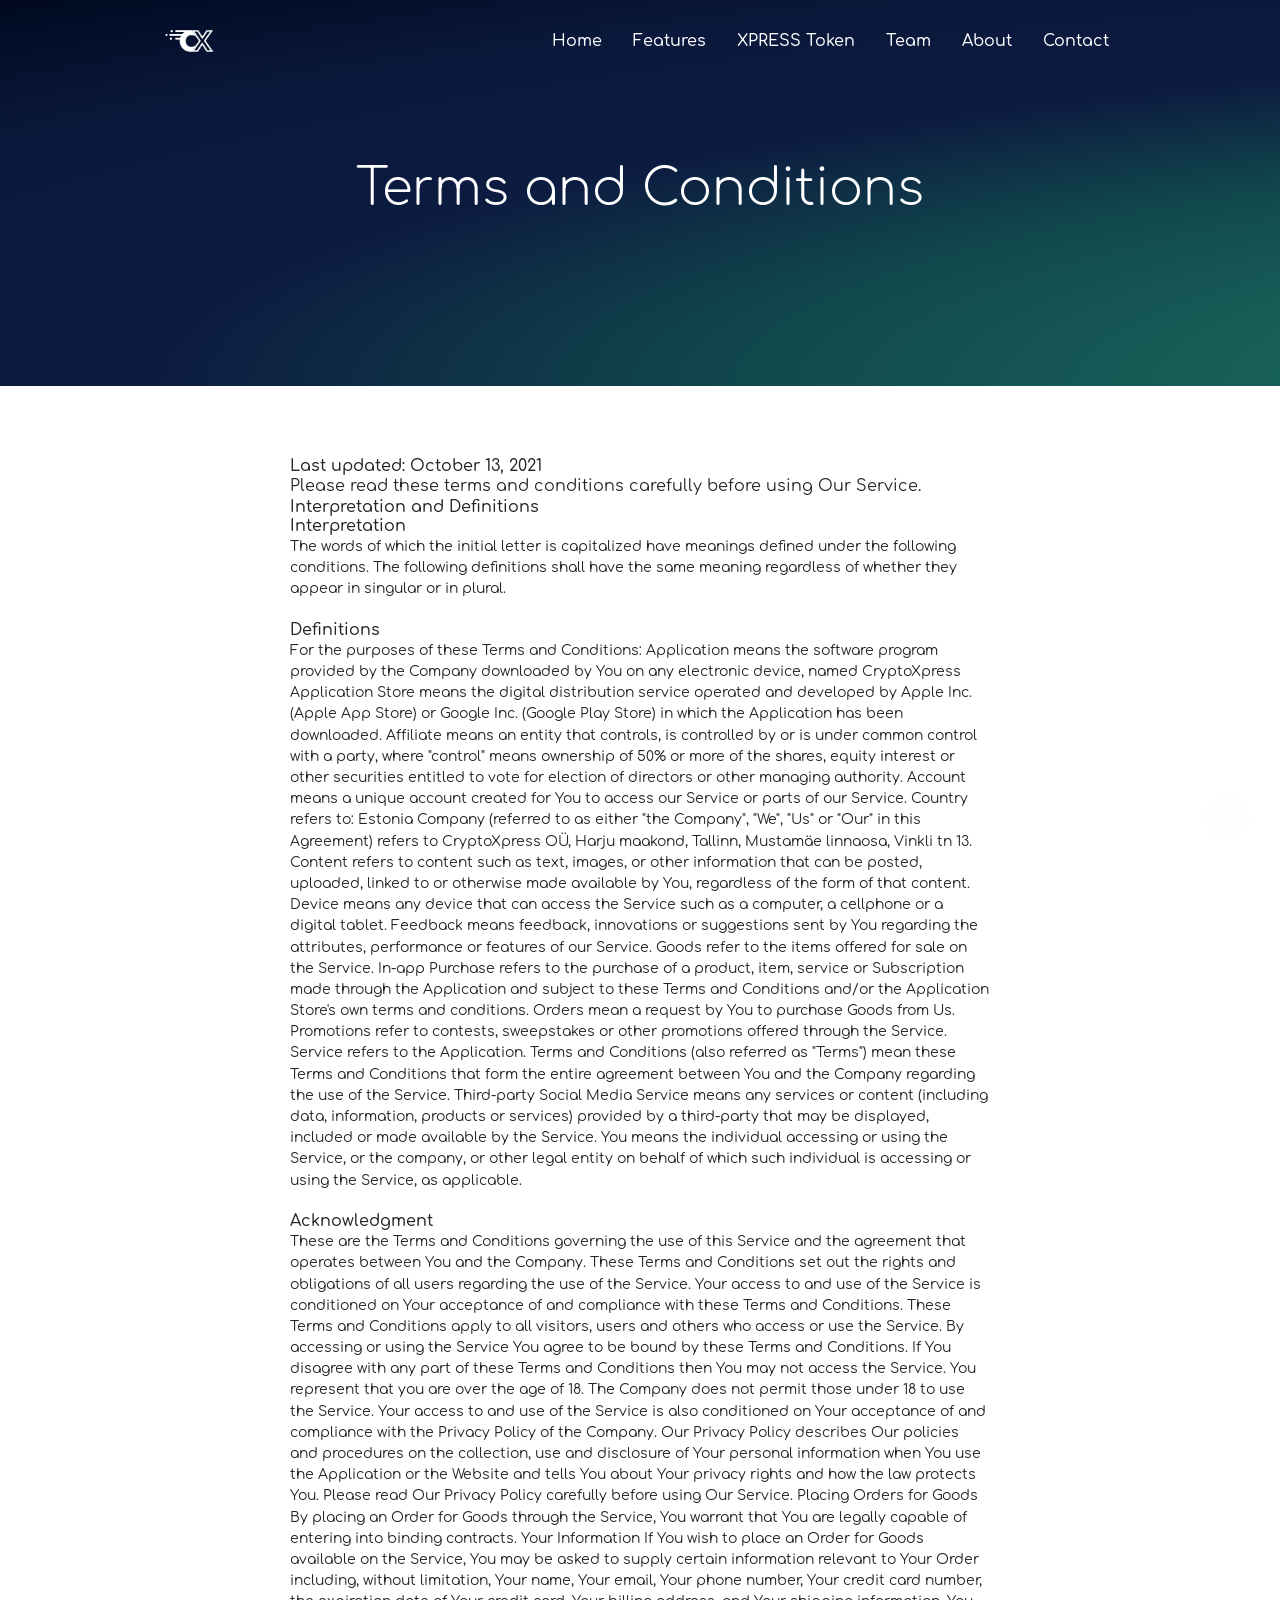
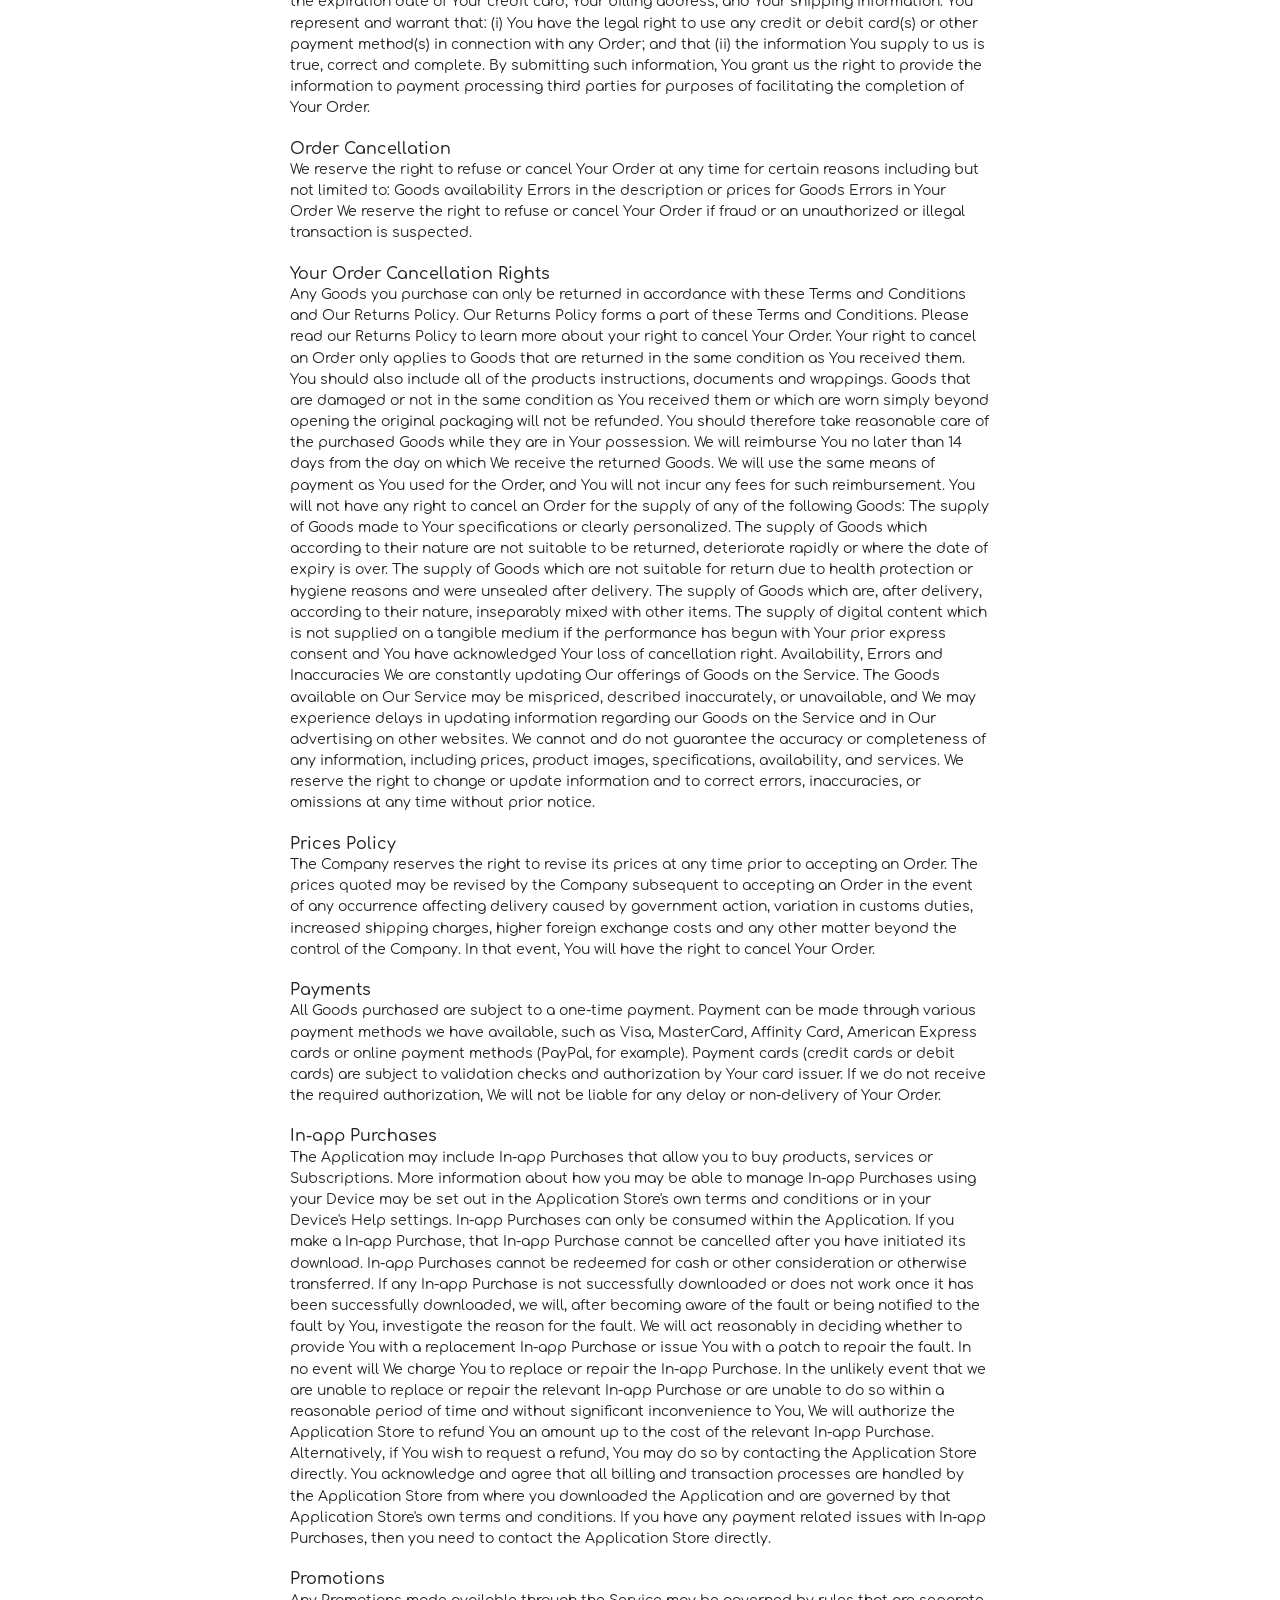
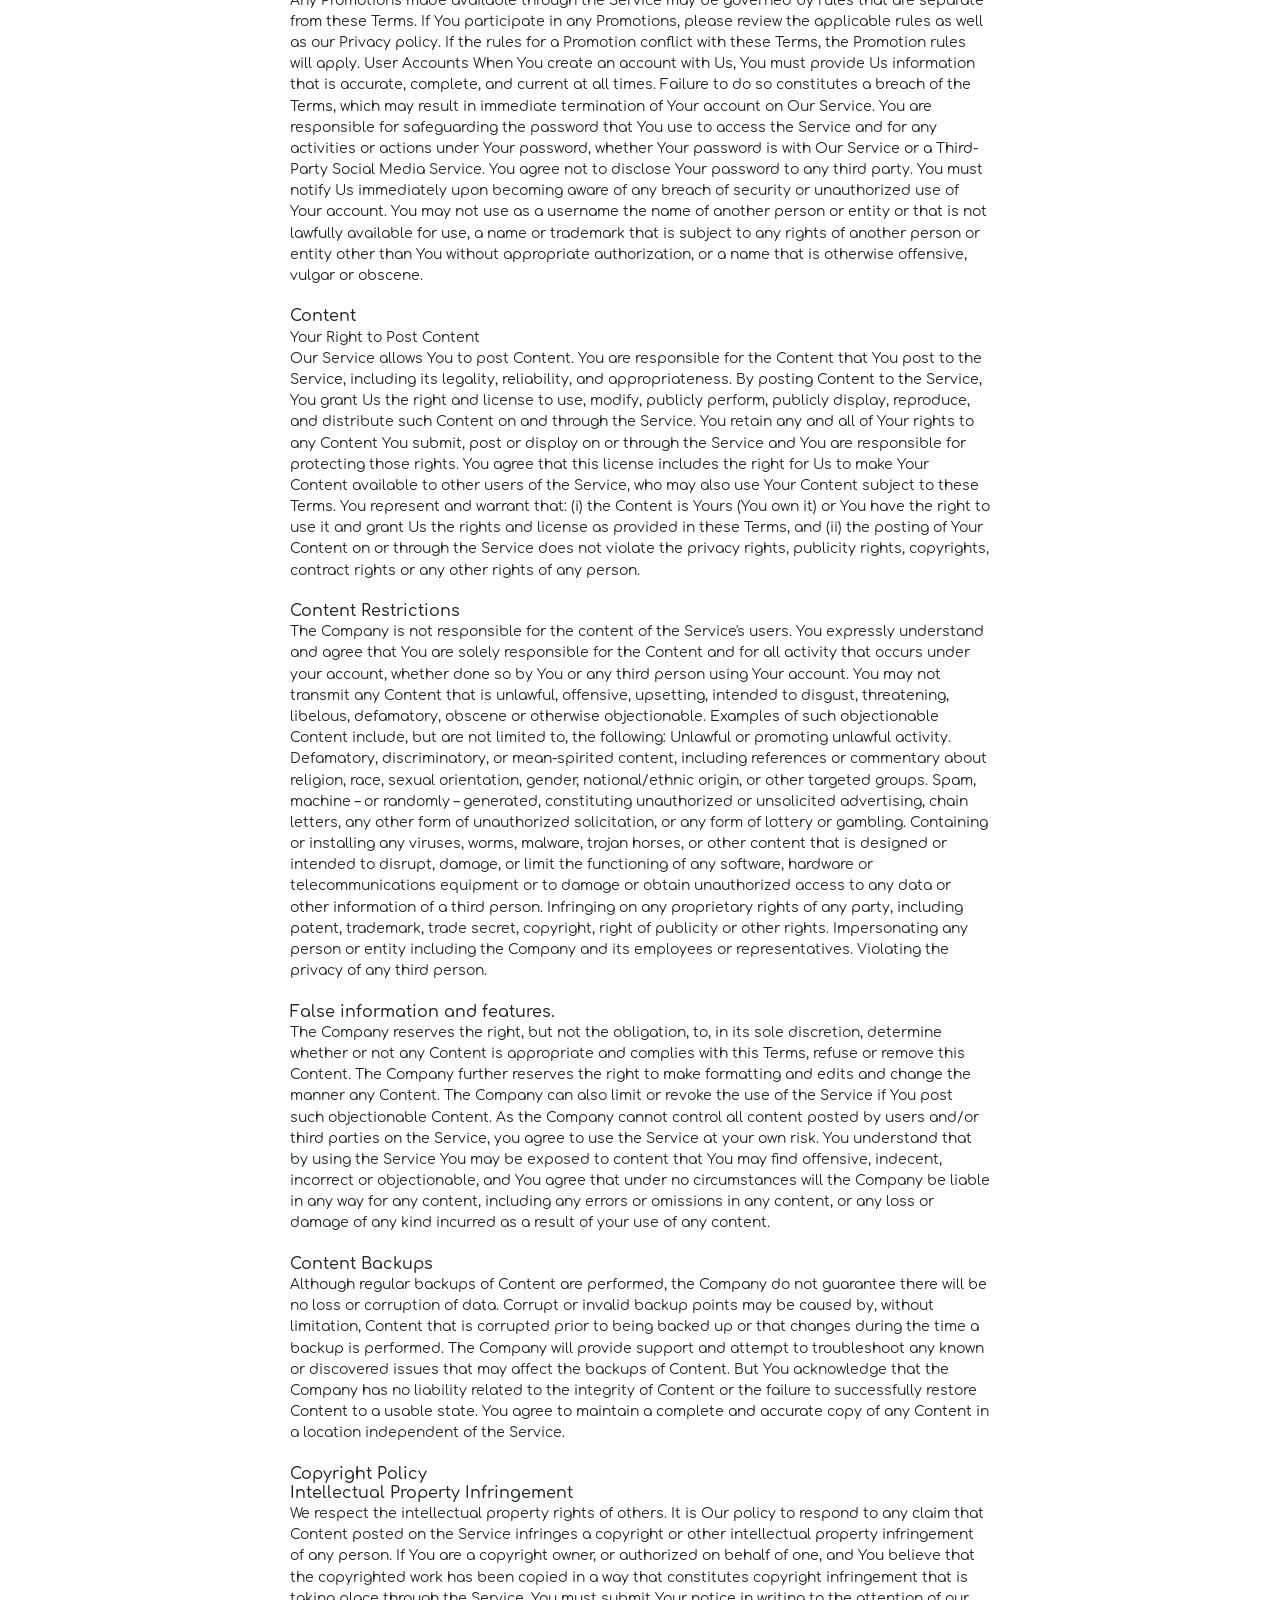
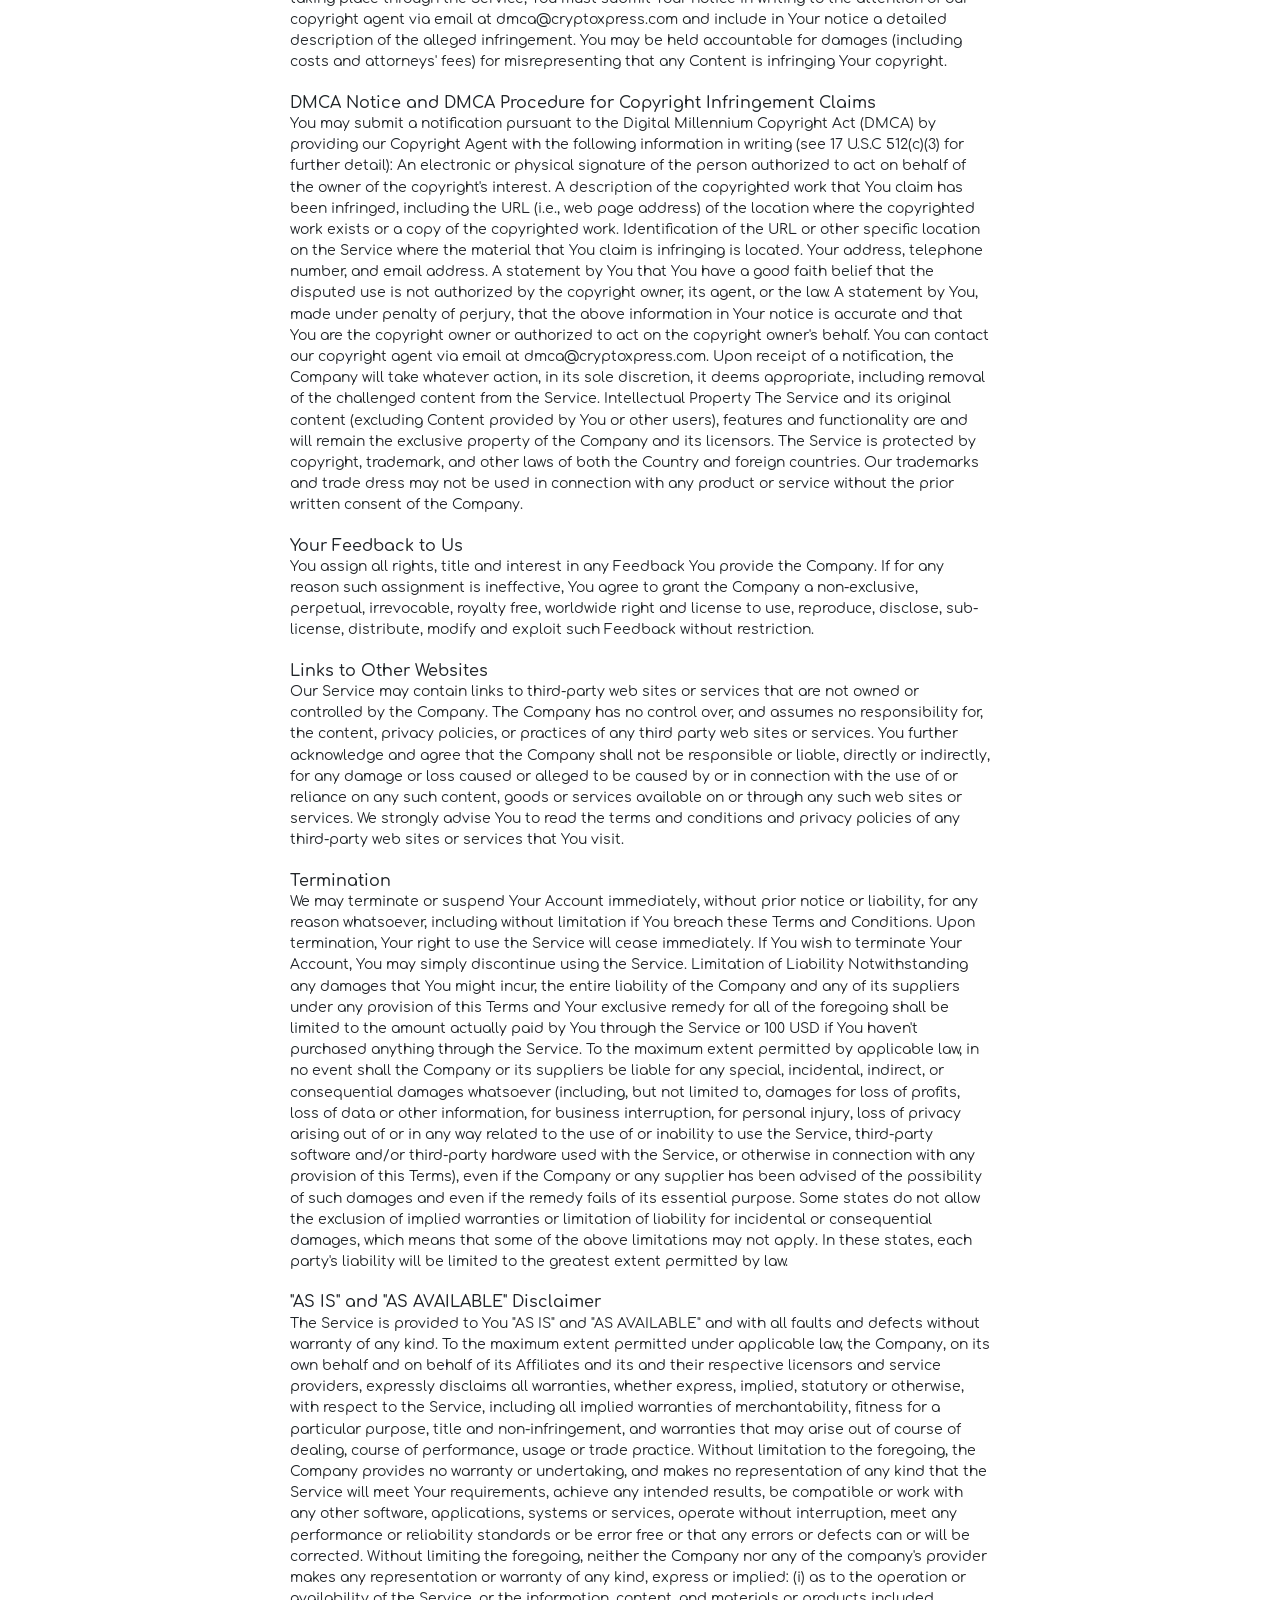
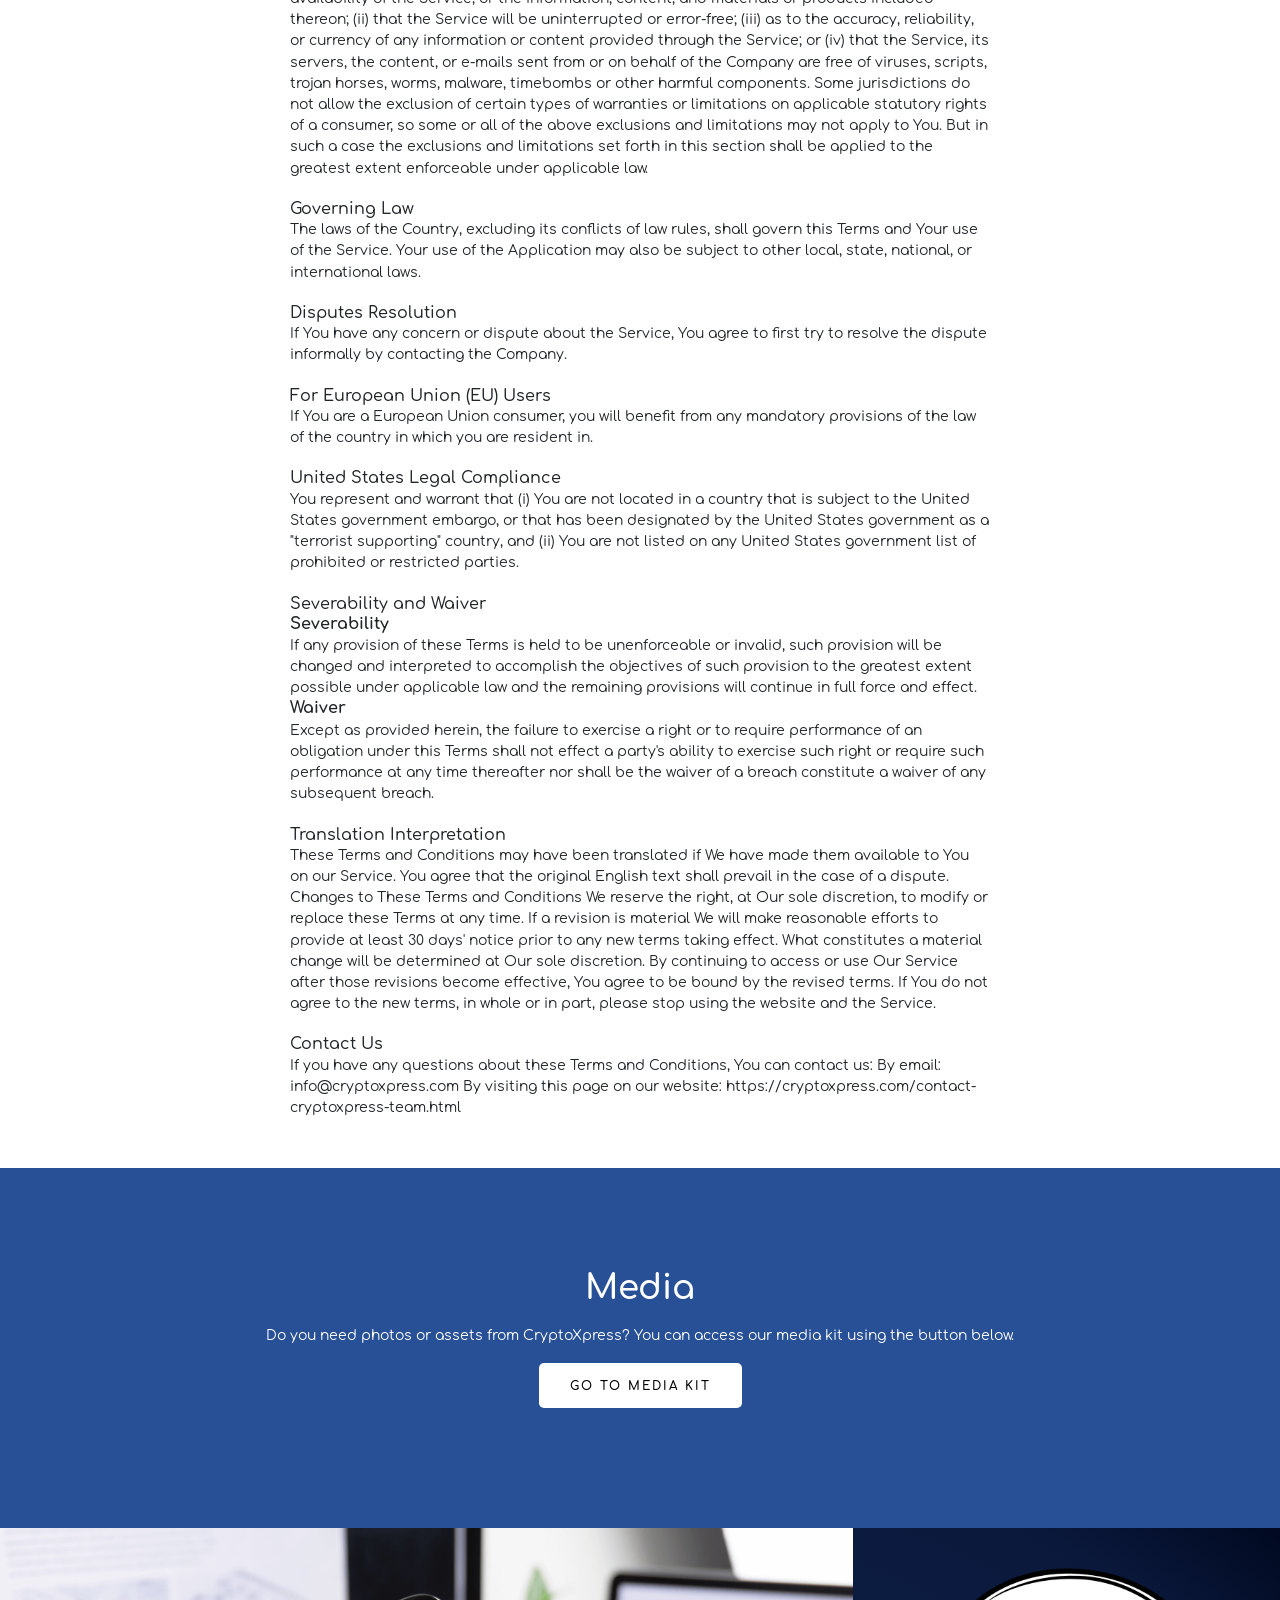
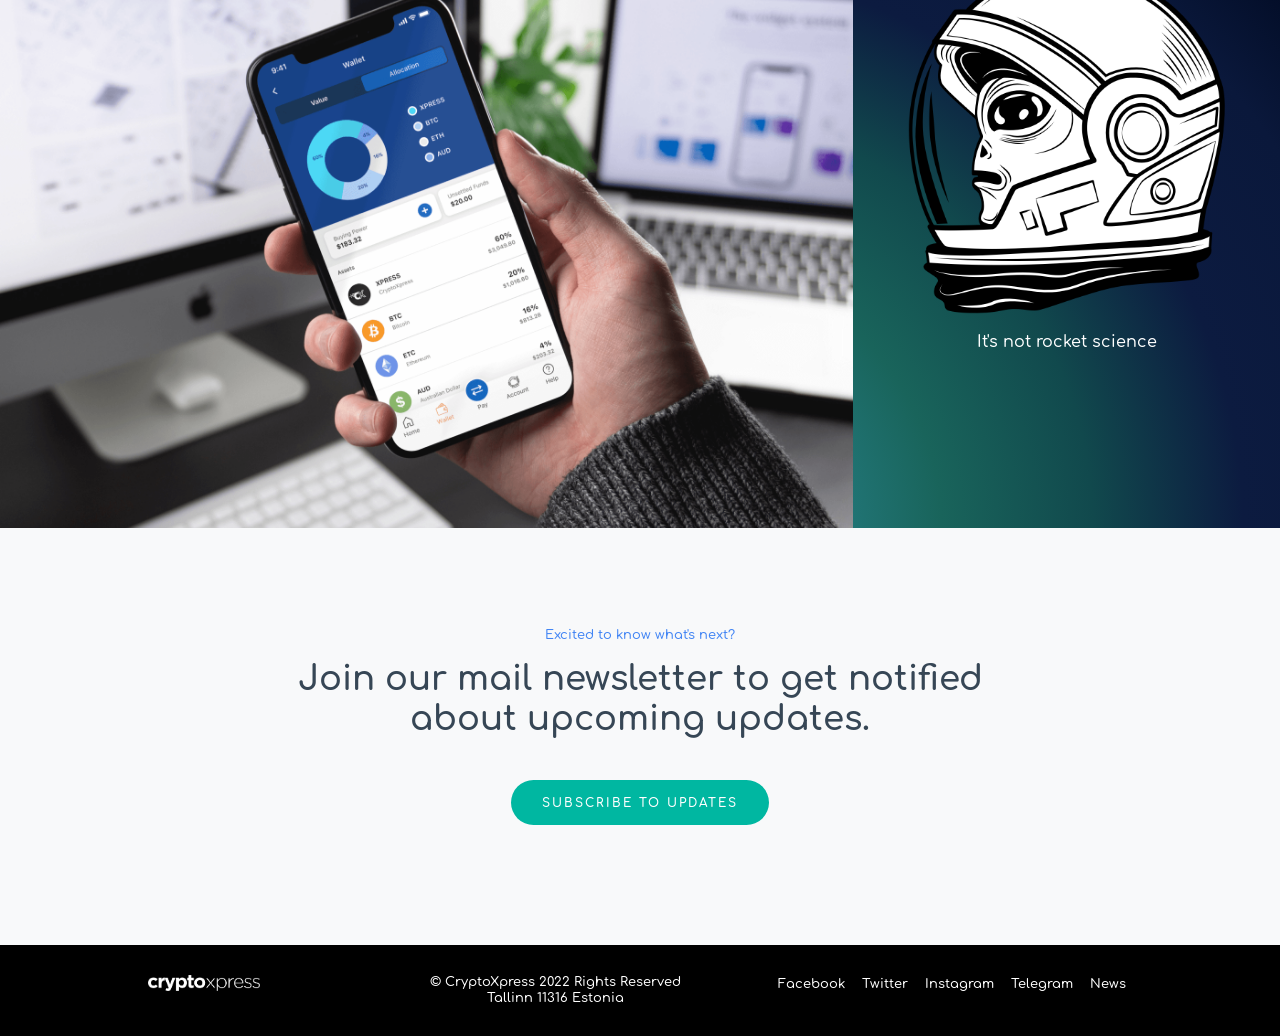
<file: terms.html>
<!DOCTYPE html>
<html lang="en">

<head>
    <meta http-equiv="content-type" content="text/html; charset=UTF-8">
    <meta charset="utf-8">
    <title>CryptoXpress - Cryptocurrency Made Easy</title>
    <link rel="apple-touch-icon" sizes="180x180" href="assets/favicon/apple-touch-icon.png">
    <link rel="icon" type="image/png" sizes="32x32" href="assets/favicon/favicon-32x32.png">
    <link rel="icon" type="image/png" sizes="16x16" href="assets/favicon/favicon-16x16.png">
    <link rel="manifest" href="assets/favicon/site.webmanifest">
    <link rel="mask-icon" href="assets/favicon/safari-pinned-tab.svg" color="#5bbad5">
    <link rel="shortcut icon" href="assets/favicon/favicon.ico">
    <meta name="msapplication-TileColor" content="#da532c">
    <meta name="msapplication-config" content="assets/favicon/browserconfig.xml">
    <meta name="theme-color" content="#ffffff">
    <meta name="viewport" content="width=device-width, initial-scale=1">
    <meta http-equiv="X-UA-Compatible" content="IE=edge">
    <meta name="description"
        content="CryptoXpress helps simpify crypto and provides you the best tools to tackle the cryptocurrency ecosystem">
    <meta name="keywords" content="Bitcoin, ethereum, dogecoin, crypto exchange">

    <link rel="preconnect" href="https://fonts.gstatic.com">
    <link href="https://fonts.googleapis.com/css2?family=Comfortaa:wght@100,200,300,400,500,600,700,800&display=swap"
        rel="stylesheet">
    <link href="assets/bootstrap.css" rel="stylesheet" type="text/css" media="all">
    <!-- <link href="https://cdn.jsdelivr.net/npm/bootstrap@5.0.0-beta2/dist/css/bootstrap.min.css" rel="stylesheet" integrity="sha384-BmbxuPwQa2lc/FVzBcNJ7UAyJxM6wuqIj61tLrc4wSX0szH/Ev+nYRRuWlolflfl" crossorigin="anonymous"> -->
    <link href="assets" rel="stylesheet">
    <link rel="stylesheet" href="assets/animate.css"> <!-- Resource style -->
    <link rel="stylesheet" href="assets/owl.css">
    <link rel="stylesheet" href="assets/owl_002.css">
    <link rel="stylesheet" href="assets/ionicons.css"> <!-- Resource style -->
    <meta property="og:title" content="CryptoXpress - Making Crypto Easy">
    <meta property="og:type" content="website" />
    <meta property="og:description"
        content="CryptoXpress helps simpify crypto and provides you the best tools to tackle the cryptocurrency ecosystem" />
    <meta property="og:url" content="https://CryptoXpress.com" />
    <meta property="og:image" content="https://cryptoxpress.com/assets/images/logo-social-share.png">
    <meta property="og:image:type" content="image/png">

    <link href="assets/style.css" rel="stylesheet" type="text/css" media="all">
    <link href="//cdn-images.mailchimp.com/embedcode/slim-10_7.css" rel="stylesheet" type="text/css">
    <style type="text/css">
        #mc_embed_signup {
            background: #fff;
            clear: left;
            font: 14px Helvetica, Arial, sans-serif;
        }

        /* Add your own Mailchimp form style overrides in your site stylesheet or in this style block.
	   We recommend moving this block and the preceding CSS link to the HEAD of your HTML file. */
    </style>
    <!-- Google Tag Manager -->
    <script>(function (w, d, s, l, i) {
            w[l] = w[l] || []; w[l].push({
                'gtm.start':
                    new Date().getTime(), event: 'gtm.js'
            }); var f = d.getElementsByTagName(s)[0],
                j = d.createElement(s), dl = l != 'dataLayer' ? '&l=' + l : ''; j.async = true; j.src =
                    'https://www.googletagmanager.com/gtm.js?id=' + i + dl; f.parentNode.insertBefore(j, f);
        })(window, document, 'script', 'dataLayer', 'GTM-NL3TVLP');</script>
    <!-- End Google Tag Manager -->
</head>

<body>
    <!-- Google Tag Manager (noscript) -->
    <noscript><iframe src="https://www.googletagmanager.com/ns.html?id=GTM-NL3TVLP" height="0" width="0"
            style="display:none;visibility:hidden"></iframe></noscript>
    <!-- End Google Tag Manager (noscript) -->
    <div class="wrapper">
        <!-- Navbar Section -->
        <nav class="navbar navbar-expand-md fixed-top effect-main">
            <div class="container-m container">
                <a class="navbar-brand" href="/"><img src="assets/images/CX-Logo.png" style="width: 50px;"
                        class="ml-3"></a>
                <button class="navbar-toggler" type="button" data-toggle="collapse"
                    data-target="#navbarSupportedContent" aria-controls="navbarSupportedContent" aria-expanded="false"
                    aria-label="Toggle navigation">
                    <span class="navbar-toggler-icon"></span>
                </button>
                <div class="collapse navbar-collapse" id="navbarSupportedContent">
                    <ul class="navbar-nav ml-auto navbar-right">
                        <li class="nav-item"><a class="nav-link js-scroll-trigger" href="/">Home</a></li>
                        <li class="nav-item"><a class="nav-link js-scroll-trigger" href="/features.html">Features</a>
                        </li>
                        <li class="nav-item"><a class="nav-link js-scroll-trigger" href="/xpress.html">XPRESS Token</a>
                        </li>
                        <li class="nav-item"><a class="nav-link js-scroll-trigger" href="/team.html">Team</a></li>
                        <!-- <li class="nav-item">
                            <a class="nav-link js-scroll-trigger" href="/whitepaper.pdf">Whitepaper</a>
                        </li> -->
                        <li class="nav-item">
                            <a class="nav-link js-scroll-trigger" href="/about-us.html">About</a>
                        </li>
                        <li class="nav-item"><a class="nav-link js-scroll-trigger"
                                href="/contact-cryptoxpress-team.html">Contact</a></li>
                        <!-- <li class="nav-item"><a class="nav-link js-scroll-trigger" href="#buy">Signup</a></li> -->
                    </ul>
                </div>
            </div>
        </nav><!-- Navbar End -->


        <div id="main" class="main">
            <div class="hero">
                <div class="container">
                    <div class="row align-center">
                        <div style="width: 66%;margin: 0 auto;position: relative;">
                            <div style="color: #fff;width: 100%;font-size: 50px;text-align: center;font-weight: 300;">
                                Terms and Conditions</div>
                            <!-- <img src="assets/images/moonboy-top-of-the-world.png" style="width:100%;position:relative;margin: 2% 0 0 auto;"/> -->
                        </div>
                    </div>
                </div>
            </div>
        </div>

        <div class="" style="">
            <div class="container">
                <div class="row ">

                    <!-- modify this form HTML and place wherever you want your form -->
                    <div style="width:800px;margin: 0px auto; padding:50px;line-height: 21.2px;">

                        <br />
                        <h1>Last updated: October 13, 2021</h1>
                        Please read these terms and conditions carefully before using Our Service.
                        <br />
                        <h1>Interpretation and Definitions</h1>
                        <h2>Interpretation</h2>
                        <p>
                            The words of which the initial letter is capitalized have meanings defined under the
                            following conditions. The following definitions shall have the same meaning regardless of
                            whether they appear in singular or in plural.

                        </p>
                        <br />
                        <h1>Definitions</h1>
                        <p>
                            For the purposes of these Terms and Conditions:
                            Application means the software program provided by the Company downloaded by You on any
                            electronic device, named CryptoXpress
                            Application Store means the digital distribution service operated and developed by Apple
                            Inc.
                            (Apple App Store) or Google Inc. (Google Play Store) in which the Application has been
                            downloaded.
                            Affiliate means an entity that controls, is controlled by or is under common control with a
                            party, where "control" means ownership of 50% or more of the shares, equity interest or
                            other
                            securities entitled to vote for election of directors or other managing authority.
                            Account means a unique account created for You to access our Service or parts of our
                            Service.
                            Country refers to: Estonia
                            Company (referred to as either "the Company", "We", "Us" or "Our" in this Agreement) refers
                            to
                            CryptoXpress OÜ, Harju maakond, Tallinn, Mustamäe linnaosa, Vinkli tn 13.
                            Content refers to content such as text, images, or other information that can be posted,
                            uploaded, linked to or otherwise made available by You, regardless of the form of that
                            content.
                            Device means any device that can access the Service such as a computer, a cellphone or a
                            digital
                            tablet.
                            Feedback means feedback, innovations or suggestions sent by You regarding the attributes,
                            performance or features of our Service.
                            Goods refer to the items offered for sale on the Service.
                            In-app Purchase refers to the purchase of a product, item, service or Subscription made
                            through
                            the Application and subject to these Terms and Conditions and/or the Application Store's own
                            terms and conditions.
                            Orders mean a request by You to purchase Goods from Us.
                            Promotions refer to contests, sweepstakes or other promotions offered through the Service.
                            Service refers to the Application.
                            Terms and Conditions (also referred as "Terms") mean these Terms and Conditions that form
                            the
                            entire agreement between You and the Company regarding the use of the Service.
                            Third-party Social Media Service means any services or content (including data, information,
                            products or services) provided by a third-party that may be displayed, included or made
                            available by the Service.
                            You means the individual accessing or using the Service, or the company, or other legal
                            entity
                            on behalf of which such individual is accessing or using the Service, as applicable.

                        </p>
                        <br />
                        <h1>Acknowledgment</h1>
                        <p>
                            These are the Terms and Conditions governing the use of this Service and the agreement that
                            operates between You and the Company. These Terms and Conditions set out the rights and
                            obligations of all users regarding the use of the Service.
                            Your access to and use of the Service is conditioned on Your acceptance of and compliance
                            with
                            these Terms and Conditions. These Terms and Conditions apply to all visitors, users and
                            others
                            who access or use the Service.
                            By accessing or using the Service You agree to be bound by these Terms and Conditions. If
                            You
                            disagree with any part of these Terms and Conditions then You may not access the Service.
                            You represent that you are over the age of 18. The Company does not permit those under 18 to
                            use
                            the Service.
                            Your access to and use of the Service is also conditioned on Your acceptance of and
                            compliance
                            with the Privacy Policy of the Company. Our Privacy Policy describes Our policies and
                            procedures
                            on the collection, use and disclosure of Your personal information when You use the
                            Application
                            or the Website and tells You about Your privacy rights and how the law protects You. Please
                            read
                            Our Privacy Policy carefully before using Our Service.
                            Placing Orders for Goods
                            By placing an Order for Goods through the Service, You warrant that You are legally capable
                            of
                            entering into binding contracts.
                            Your Information
                            If You wish to place an Order for Goods available on the Service, You may be asked to supply
                            certain information relevant to Your Order including, without limitation, Your name, Your
                            email,
                            Your phone number, Your credit card number, the expiration date of Your credit card, Your
                            billing address, and Your shipping information.
                            You represent and warrant that: (i) You have the legal right to use any credit or debit
                            card(s)
                            or other payment method(s) in connection with any Order; and that (ii) the information You
                            supply to us is true, correct and complete.
                            By submitting such information, You grant us the right to provide the information to payment
                            processing third parties for purposes of facilitating the completion of Your Order.
                        </p>
                        <br />
                        <h1>Order Cancellation</h1>
                        <p>
                            We reserve the right to refuse or cancel Your Order at any time for certain reasons
                            including
                            but not limited to:
                            Goods availability
                            Errors in the description or prices for Goods
                            Errors in Your Order
                            We reserve the right to refuse or cancel Your Order if fraud or an unauthorized or illegal
                            transaction is suspected.
                        </p>
                        <br />
                        <h1>Your Order Cancellation Rights</h1>
                        <p>
                            Any Goods you purchase can only be returned in accordance with these Terms and Conditions
                            and
                            Our Returns Policy.
                            Our Returns Policy forms a part of these Terms and Conditions. Please read our Returns
                            Policy to
                            learn more about your right to cancel Your Order.
                            Your right to cancel an Order only applies to Goods that are returned in the same condition
                            as
                            You received them. You should also include all of the products instructions, documents and
                            wrappings. Goods that are damaged or not in the same condition as You received them or which
                            are
                            worn simply beyond opening the original packaging will not be refunded. You should therefore
                            take reasonable care of the purchased Goods while they are in Your possession.
                            We will reimburse You no later than 14 days from the day on which We receive the returned
                            Goods.
                            We will use the same means of payment as You used for the Order, and You will not incur any
                            fees
                            for such reimbursement.
                            You will not have any right to cancel an Order for the supply of any of the following Goods:
                            The supply of Goods made to Your specifications or clearly personalized.
                            The supply of Goods which according to their nature are not suitable to be returned,
                            deteriorate
                            rapidly or where the date of expiry is over.
                            The supply of Goods which are not suitable for return due to health protection or hygiene
                            reasons and were unsealed after delivery.
                            The supply of Goods which are, after delivery, according to their nature, inseparably mixed
                            with
                            other items.
                            The supply of digital content which is not supplied on a tangible medium if the performance
                            has
                            begun with Your prior express consent and You have acknowledged Your loss of cancellation
                            right.
                            Availability, Errors and Inaccuracies
                            We are constantly updating Our offerings of Goods on the Service. The Goods available on Our
                            Service may be mispriced, described inaccurately, or unavailable, and We may experience
                            delays
                            in updating information regarding our Goods on the Service and in Our advertising on other
                            websites.
                            We cannot and do not guarantee the accuracy or completeness of any information, including
                            prices, product images, specifications, availability, and services. We reserve the right to
                            change or update information and to correct errors, inaccuracies, or omissions at any time
                            without prior notice.
                        </p>
                        <br />
                        <h1>Prices Policy</h1>
                        <p>
                            The Company reserves the right to revise its prices at any time prior to accepting an Order.
                            The prices quoted may be revised by the Company subsequent to accepting an Order in the
                            event of
                            any occurrence affecting delivery caused by government action, variation in customs duties,
                            increased shipping charges, higher foreign exchange costs and any other matter beyond the
                            control of the Company. In that event, You will have the right to cancel Your Order.
                        </p>
                        <br />
                        <h1>Payments</h1>
                        <p>
                            All Goods purchased are subject to a one-time payment. Payment can be made through various
                            payment methods we have available, such as Visa, MasterCard, Affinity Card, American Express
                            cards or online payment methods (PayPal, for example).
                            Payment cards (credit cards or debit cards) are subject to validation checks and
                            authorization
                            by Your card issuer. If we do not receive the required authorization, We will not be liable
                            for
                            any delay or non-delivery of Your Order.
                        </p>
                        <br />
                        <h1>In-app Purchases</h1>
                        <p>
                            The Application may include In-app Purchases that allow you to buy products, services or
                            Subscriptions.
                            More information about how you may be able to manage In-app Purchases using your Device may
                            be
                            set out in the Application Store's own terms and conditions or in your Device's Help
                            settings.
                            In-app Purchases can only be consumed within the Application. If you make a In-app Purchase,
                            that In-app Purchase cannot be cancelled after you have initiated its download. In-app
                            Purchases
                            cannot be redeemed for cash or other consideration or otherwise transferred.
                            If any In-app Purchase is not successfully downloaded or does not work once it has been
                            successfully downloaded, we will, after becoming aware of the fault or being notified to the
                            fault by You, investigate the reason for the fault. We will act reasonably in deciding
                            whether
                            to provide You with a replacement In-app Purchase or issue You with a patch to repair the
                            fault.
                            In no event will We charge You to replace or repair the In-app Purchase. In the unlikely
                            event
                            that we are unable to replace or repair the relevant In-app Purchase or are unable to do so
                            within a reasonable period of time and without significant inconvenience to You, We will
                            authorize the Application Store to refund You an amount up to the cost of the relevant
                            In-app
                            Purchase. Alternatively, if You wish to request a refund, You may do so by contacting the
                            Application Store directly.
                            You acknowledge and agree that all billing and transaction processes are handled by the
                            Application Store from where you downloaded the Application and are governed by that
                            Application
                            Store's own terms and conditions.
                            If you have any payment related issues with In-app Purchases, then you need to contact the
                            Application Store directly.
                        </p>
                        <br />
                        <h1>Promotions</h1>
                        <p>
                            Any Promotions made available through the Service may be governed by rules that are separate
                            from these Terms.
                            If You participate in any Promotions, please review the applicable rules as well as our
                            Privacy
                            policy. If the rules for a Promotion conflict with these Terms, the Promotion rules will
                            apply.
                            User Accounts
                            When You create an account with Us, You must provide Us information that is accurate,
                            complete,
                            and current at all times. Failure to do so constitutes a breach of the Terms, which may
                            result
                            in immediate termination of Your account on Our Service.
                            You are responsible for safeguarding the password that You use to access the Service and for
                            any
                            activities or actions under Your password, whether Your password is with Our Service or a
                            Third-Party Social Media Service.
                            You agree not to disclose Your password to any third party. You must notify Us immediately
                            upon
                            becoming aware of any breach of security or unauthorized use of Your account.
                            You may not use as a username the name of another person or entity or that is not lawfully
                            available for use, a name or trademark that is subject to any rights of another person or
                            entity
                            other than You without appropriate authorization, or a name that is otherwise offensive,
                            vulgar
                            or obscene.
                        </p>
                        <br />
                        <h1>Content</h1>
                        <p>Your Right to Post Content</p>
                        <p>
                            Our Service allows You to post Content. You are responsible for the Content that You post to
                            the
                            Service, including its legality, reliability, and appropriateness.
                            By posting Content to the Service, You grant Us the right and license to use, modify,
                            publicly
                            perform, publicly display, reproduce, and distribute such Content on and through the
                            Service.
                            You retain any and all of Your rights to any Content You submit, post or display on or
                            through
                            the Service and You are responsible for protecting those rights. You agree that this license
                            includes the right for Us to make Your Content available to other users of the Service, who
                            may
                            also use Your Content subject to these Terms.
                            You represent and warrant that: (i) the Content is Yours (You own it) or You have the right
                            to
                            use it and grant Us the rights and license as provided in these Terms, and (ii) the posting
                            of
                            Your Content on or through the Service does not violate the privacy rights, publicity
                            rights,
                            copyrights, contract rights or any other rights of any person.
                        </p>
                        <br />
                        <h1>Content Restrictions</h1>
                        <p>
                            The Company is not responsible for the content of the Service's users. You expressly
                            understand
                            and agree that You are solely responsible for the Content and for all activity that occurs
                            under
                            your account, whether done so by You or any third person using Your account.
                            You may not transmit any Content that is unlawful, offensive, upsetting, intended to
                            disgust,
                            threatening, libelous, defamatory, obscene or otherwise objectionable. Examples of such
                            objectionable Content include, but are not limited to, the following:
                            Unlawful or promoting unlawful activity.
                            Defamatory, discriminatory, or mean-spirited content, including references or commentary
                            about
                            religion, race, sexual orientation, gender, national/ethnic origin, or other targeted
                            groups.
                            Spam, machine – or randomly – generated, constituting unauthorized or unsolicited
                            advertising,
                            chain letters, any other form of unauthorized solicitation, or any form of lottery or
                            gambling.
                            Containing or installing any viruses, worms, malware, trojan horses, or other content that
                            is
                            designed or intended to disrupt, damage, or limit the functioning of any software, hardware
                            or
                            telecommunications equipment or to damage or obtain unauthorized access to any data or other
                            information of a third person.
                            Infringing on any proprietary rights of any party, including patent, trademark, trade
                            secret,
                            copyright, right of publicity or other rights.
                            Impersonating any person or entity including the Company and its employees or
                            representatives.
                            Violating the privacy of any third person.
                        </p>
                        <br />
                        <h1>False information and features.</h1>
                        <p>
                            The Company reserves the right, but not the obligation, to, in its sole discretion,
                            determine
                            whether or not any Content is appropriate and complies with this Terms, refuse or remove
                            this
                            Content. The Company further reserves the right to make formatting and edits and change the
                            manner any Content. The Company can also limit or revoke the use of the Service if You post
                            such
                            objectionable Content. As the Company cannot control all content posted by users and/or
                            third
                            parties on the Service, you agree to use the Service at your own risk. You understand that
                            by
                            using the Service You may be exposed to content that You may find offensive, indecent,
                            incorrect
                            or objectionable, and You agree that under no circumstances will the Company be liable in
                            any
                            way for any content, including any errors or omissions in any content, or any loss or damage
                            of
                            any kind incurred as a result of your use of any content.
                        </p>
                        <br />
                        <h1>Content Backups</h1>
                        <p>
                            Although regular backups of Content are performed, the Company do not guarantee there will
                            be no
                            loss or corruption of data.
                            Corrupt or invalid backup points may be caused by, without limitation, Content that is
                            corrupted
                            prior to being backed up or that changes during the time a backup is performed.
                            The Company will provide support and attempt to troubleshoot any known or discovered issues
                            that
                            may affect the backups of Content. But You acknowledge that the Company has no liability
                            related
                            to the integrity of Content or the failure to successfully restore Content to a usable
                            state.
                            You agree to maintain a complete and accurate copy of any Content in a location independent
                            of
                            the Service.
                        </p>
                        <br />
                        <h1>Copyright Policy</h1>
                        <h2>Intellectual Property Infringement</h2>
                        <p>
                            We respect the intellectual property rights of others. It is Our policy to respond to any
                            claim
                            that Content posted on the Service infringes a copyright or other intellectual property
                            infringement of any person.
                            If You are a copyright owner, or authorized on behalf of one, and You believe that the
                            copyrighted work has been copied in a way that constitutes copyright infringement that is
                            taking
                            place through the Service, You must submit Your notice in writing to the attention of our
                            copyright agent via email at dmca@cryptoxpress.com and include in Your notice a detailed
                            description of the alleged infringement.
                            You may be held accountable for damages (including costs and attorneys' fees) for
                            misrepresenting that any Content is infringing Your copyright.
                        </p>
                        <br />
                        <h1>DMCA Notice and DMCA Procedure for Copyright Infringement Claims</h1>
                        <p>
                            You may submit a notification pursuant to the Digital Millennium Copyright Act (DMCA) by
                            providing our Copyright Agent with the following information in writing (see 17 U.S.C
                            512(c)(3)
                            for further detail):
                            An electronic or physical signature of the person authorized to act on behalf of the owner
                            of
                            the copyright's interest.
                            A description of the copyrighted work that You claim has been infringed, including the URL
                            (i.e., web page address) of the location where the copyrighted work exists or a copy of the
                            copyrighted work.
                            Identification of the URL or other specific location on the Service where the material that
                            You
                            claim is infringing is located.
                            Your address, telephone number, and email address.
                            A statement by You that You have a good faith belief that the disputed use is not authorized
                            by
                            the copyright owner, its agent, or the law.
                            A statement by You, made under penalty of perjury, that the above information in Your notice
                            is
                            accurate and that You are the copyright owner or authorized to act on the copyright owner's
                            behalf.
                            You can contact our copyright agent via email at dmca@cryptoxpress.com. Upon receipt of a
                            notification, the Company will take whatever action, in its sole discretion, it deems
                            appropriate, including removal of the challenged content from the Service.
                            Intellectual Property
                            The Service and its original content (excluding Content provided by You or other users),
                            features and functionality are and will remain the exclusive property of the Company and its
                            licensors.
                            The Service is protected by copyright, trademark, and other laws of both the Country and
                            foreign
                            countries.
                            Our trademarks and trade dress may not be used in connection with any product or service
                            without
                            the prior written consent of the Company.
                        </p>
                        <br />
                        <h1>Your Feedback to Us</h1>
                        <p>
                            You assign all rights, title and interest in any Feedback You provide the Company. If for
                            any
                            reason such assignment is ineffective, You agree to grant the Company a non-exclusive,
                            perpetual, irrevocable, royalty free, worldwide right and license to use, reproduce,
                            disclose,
                            sub-license, distribute, modify and exploit such Feedback without restriction.
                        </p>
                        <br />
                        <h1>Links to Other Websites</h1>
                        <p>
                            Our Service may contain links to third-party web sites or services that are not owned or
                            controlled by the Company.
                            The Company has no control over, and assumes no responsibility for, the content, privacy
                            policies, or practices of any third party web sites or services. You further acknowledge and
                            agree that the Company shall not be responsible or liable, directly or indirectly, for any
                            damage or loss caused or alleged to be caused by or in connection with the use of or
                            reliance on
                            any such content, goods or services available on or through any such web sites or services.
                            We strongly advise You to read the terms and conditions and privacy policies of any
                            third-party
                            web sites or services that You visit.
                        </p>
                        <br />
                        <h1>Termination</h1>
                        <p>
                            We may terminate or suspend Your Account immediately, without prior notice or liability, for
                            any
                            reason whatsoever, including without limitation if You breach these Terms and Conditions.
                            Upon termination, Your right to use the Service will cease immediately. If You wish to
                            terminate
                            Your Account, You may simply discontinue using the Service.
                            Limitation of Liability
                            Notwithstanding any damages that You might incur, the entire liability of the Company and
                            any of
                            its suppliers under any provision of this Terms and Your exclusive remedy for all of the
                            foregoing shall be limited to the amount actually paid by You through the Service or 100 USD
                            if
                            You haven't purchased anything through the Service.
                            To the maximum extent permitted by applicable law, in no event shall the Company or its
                            suppliers be liable for any special, incidental, indirect, or consequential damages
                            whatsoever
                            (including, but not limited to, damages for loss of profits, loss of data or other
                            information,
                            for business interruption, for personal injury, loss of privacy arising out of or in any way
                            related to the use of or inability to use the Service, third-party software and/or
                            third-party
                            hardware used with the Service, or otherwise in connection with any provision of this
                            Terms),
                            even if the Company or any supplier has been advised of the possibility of such damages and
                            even
                            if the remedy fails of its essential purpose.
                            Some states do not allow the exclusion of implied warranties or limitation of liability for
                            incidental or consequential damages, which means that some of the above limitations may not
                            apply. In these states, each party's liability will be limited to the greatest extent
                            permitted
                            by law.
                        </p>
                        <br />
                        <h1>"AS IS" and "AS AVAILABLE" Disclaimer</h1>
                        <p>
                            The Service is provided to You "AS IS" and "AS AVAILABLE" and with all faults and defects
                            without warranty of any kind. To the maximum extent permitted under applicable law, the
                            Company,
                            on its own behalf and on behalf of its Affiliates and its and their respective licensors and
                            service providers, expressly disclaims all warranties, whether express, implied, statutory
                            or
                            otherwise, with respect to the Service, including all implied warranties of merchantability,
                            fitness for a particular purpose, title and non-infringement, and warranties that may arise
                            out
                            of course of dealing, course of performance, usage or trade practice. Without limitation to
                            the
                            foregoing, the Company provides no warranty or undertaking, and makes no representation of
                            any
                            kind that the Service will meet Your requirements, achieve any intended results, be
                            compatible
                            or work with any other software, applications, systems or services, operate without
                            interruption, meet any performance or reliability standards or be error free or that any
                            errors
                            or defects can or will be corrected.
                            Without limiting the foregoing, neither the Company nor any of the company's provider makes
                            any
                            representation or warranty of any kind, express or implied: (i) as to the operation or
                            availability of the Service, or the information, content, and materials or products included
                            thereon; (ii) that the Service will be uninterrupted or error-free; (iii) as to the
                            accuracy,
                            reliability, or currency of any information or content provided through the Service; or (iv)
                            that the Service, its servers, the content, or e-mails sent from or on behalf of the Company
                            are
                            free of viruses, scripts, trojan horses, worms, malware, timebombs or other harmful
                            components.
                            Some jurisdictions do not allow the exclusion of certain types of warranties or limitations
                            on
                            applicable statutory rights of a consumer, so some or all of the above exclusions and
                            limitations may not apply to You. But in such a case the exclusions and limitations set
                            forth in
                            this section shall be applied to the greatest extent enforceable under applicable law.
                        </p>
                        <br />
                        <h1>Governing Law</h1>
                        <p>
                            The laws of the Country, excluding its conflicts of law rules, shall govern this Terms and
                            Your
                            use of the Service. Your use of the Application may also be subject to other local, state,
                            national, or international laws.
                        </p>
                        <br />
                        <h1>Disputes Resolution</h1>
                        <p>
                            If You have any concern or dispute about the Service, You agree to first try to resolve the
                            dispute informally by contacting the Company.
                        </p>
                        <br />
                        <h1>For European Union (EU) Users</h1>
                        <p>
                            If You are a European Union consumer, you will benefit from any mandatory provisions of the
                            law
                            of the country in which you are resident in.
                        </p>
                        <br />
                        <h1>United States Legal Compliance</h1>
                        <p>
                            You represent and warrant that (i) You are not located in a country that is subject to the
                            United States government embargo, or that has been designated by the United States
                            government as
                            a "terrorist supporting" country, and (ii) You are not listed on any United States
                            government
                            list of prohibited or restricted parties.
                        </p>
                        <br />
                        <h1>Severability and Waiver</h1>
                        <b>Severability</b>
                        <p>
                            If any provision of these Terms is held to be unenforceable or invalid, such provision will
                            be
                            changed and interpreted to accomplish the objectives of such provision to the greatest
                            extent
                            possible under applicable law and the remaining provisions will continue in full force and
                            effect.
                        </p>
                        <b>Waiver</b>
                        <p>
                            Except as provided herein, the failure to exercise a right or to require performance of an
                            obligation under this Terms shall not effect a party's ability to exercise such right or
                            require
                            such performance at any time thereafter nor shall be the waiver of a breach constitute a
                            waiver
                            of any subsequent breach.
                        </p>
                        <br />
                        <h1>Translation Interpretation</h1>
                        <p>
                            These Terms and Conditions may have been translated if We have made them available to You on
                            our
                            Service. You agree that the original English text shall prevail in the case of a dispute.
                            Changes to These Terms and Conditions
                            We reserve the right, at Our sole discretion, to modify or replace these Terms at any time.
                            If a
                            revision is material We will make reasonable efforts to provide at least 30 days' notice
                            prior
                            to any new terms taking effect. What constitutes a material change will be determined at Our
                            sole discretion.
                            By continuing to access or use Our Service after those revisions become effective, You agree
                            to
                            be bound by the revised terms. If You do not agree to the new terms, in whole or in part,
                            please
                            stop using the website and the Service.
                        </p>
                        <br />
                        <h1>Contact Us</h1>
                        <p>
                            If you have any questions about these Terms and Conditions, You can contact us:
                            By email: info@cryptoxpress.com
                            By visiting this page on our website:
                            https://cryptoxpress.com/contact-cryptoxpress-team.html
                        </p>

                    </div>


                </div>
            </div>
        </div>



        <div style="background-color: #275097;" id="buy" class="cta-sm">
            <div class="container-m text-center">
                <div class="cta-content">
                    <h1 style="color:#fff">Media</h1>
                    <p style="color:#fff">Do you need photos or assets from CryptoXpress? You can access our media kit
                        using the button below.</p>
                    <a href="https://drive.google.com/drive/folders/1ge-UCYPUSFxws91ClVXu_7Qkyk4uo7Tr"
                        class="btn-action" style="border-radius: 5px; background-color: #fff;color:#000">Go to media
                        kit</a>
                </div>
            </div>
        </div>


        <div class="container-fluid">
            <div class="row">
                <div class="col-sm-8 cx-crew-footer-background">

                </div>
                <div class="col-sm-4 background-alien-blue">
                    <div class="rocket-science">
                        <div><img class="image-width-100-cent" src="./assets/images/CX-Mascot-Helment.png" /></div>
                        <br />
                        <h1>It's not rocket science</h1>
                    </div>
                </div>
            </div>
        </div>




        <div id="buy" class="cta-sm">
            <div class="container-m text-center">
                <div class="cta-content">
                    <h4>Excited to know what's next?</h4>
                    <h1>Join our mail newsletter to get notified about upcoming updates.</h1>
                    <a class="btn-action" href="http://eepurl.com/hrQXUb">Subscribe to updates</a>
                </div>
            </div>
        </div>


        <!-- Pelican Footer Section -->
        <div class="footer-sm">
            <div class="container-m">
                <div class="row">
                    <div class="col-md-3">
                        <a class="footer-logo" href="#">
                            <div>
                                <img src="assets/images/CX-Logo-New.png" style="width:50%;" />
                            </div>
                        </a>
                    </div>
                    <div class="col-md-4">
                        <h6>© CryptoXpress 2022 Rights Reserved<br />Tallinn
                            11316 Estonia</h6>
                    </div>
                    <div class="col-md-5">
                        <ul>
                            <li><a href="https://www.facebook.com/iamCryptoXpress/">Facebook</a></li>
                            <li><a href="https://twitter.com/crypto_xpress?lang=en">Twitter</a></li>
                            <li><a href="https://instagram.com/crypto.xpress?r=nametag">Instagram</a></li>
                            <li><a href="https://t.me/cryptoxpress_chat">Telegram</a></li>
                            <li>
                                <a href="https://medium.com/@crypto_xpress">News</a>
                            </li>
                            <!-- <li><a href="#">Telegram</a></li> -->
                        </ul>
                    </div>
                </div>
            </div>
        </div>


        <!-- Scroll To Top -->
        <div id="back-top" class="bk-top" style="display: none;">
            <div class="bk-top-txt">
                <a class="back-to-top js-scroll-trigger" href="#main">Up</a>
            </div>
        </div>
        <!-- Scroll To Top Ends-->

    </div> <!-- Main -->
    </div><!-- Wrapper -->


    <!-- Jquery and Js Plugins -->
    <script type="text/javascript" src="assets/jquery-2.js"></script>
    <script type="text/javascript" src="assets/popper.js"></script>
    <script type="text/javascript" src="assets/bootstrap.js"></script>
    <script type="text/javascript" src="assets/jquery.js"></script>
    <script type="text/javascript" src="assets/plugins.js"></script>
    <script type="text/javascript" src="assets/custom.js"></script>
    <!-- <script type="text/javascript" src="assets/livereload.js"></script> -->


</body>

</html>
</file>
<file: assets/owl_002.css>
/**
 * Owl Carousel v2.3.3
 * Copyright 2013-2018 David Deutsch
 * Licensed under: SEE LICENSE IN https://github.com/OwlCarousel2/OwlCarousel2/blob/master/LICENSE
 */
.owl-theme .owl-dots,.owl-theme .owl-nav{text-align:center;-webkit-tap-highlight-color:transparent}.owl-theme .owl-nav{margin-top:10px}.owl-theme .owl-nav [class*=owl-]{color:#FFF;font-size:14px;margin:5px;padding:4px 7px;background:#D6D6D6;display:inline-block;cursor:pointer;border-radius:3px}.owl-theme .owl-nav [class*=owl-]:hover{background:#869791;color:#FFF;text-decoration:none}.owl-theme .owl-nav .disabled{opacity:.5;cursor:default}.owl-theme .owl-nav.disabled+.owl-dots{margin-top:10px}.owl-theme .owl-dots .owl-dot{display:inline-block;zoom:1}.owl-theme .owl-dots .owl-dot span{width:10px;height:10px;margin:5px 7px;background:#D6D6D6;display:block;-webkit-backface-visibility:visible;transition:opacity .2s ease;border-radius:30px}.owl-theme .owl-dots .owl-dot.active span,.owl-theme .owl-dots .owl-dot:hover span{background:#869791}
</file>
<file: assets/style.css>
/*
1. Reset.css
2. navigation Styling
3. Hero section
4. Features Section counter
5. Feature Single
6. Video Split Section
7. Services Section
8. Pricing tables
9. Reviews
10. CTA
11. Footer and Scroll Top
12. Media Queries
-----*/
/* http://meyerweb.com/eric/tools/css/reset/
v2.0 | 20110126
License: none (public domain)
*/
/* knewave-regular - latin */
@font-face {
   font-family: 'Knewave';
   font-style: normal;
   font-weight: 400;
   src: url('./fonts/knewave-v9-latin/knewave-v9-latin-regular.eot');
   /* IE9 Compat Modes */
   src: local(''),
      url('./fonts/knewave-v9-latin/knewave-v9-latin-regular.eot?#iefix') format('embedded-opentype'),
      /* IE6-IE8 */
      url('./fonts/knewave-v9-latin/knewave-v9-latin-regular.woff2') format('woff2'),
      /* Super Modern Browsers */
      url('./fonts/knewave-v9-latin/knewave-v9-latin-regular.woff') format('woff'),
      /* Modern Browsers */
      url('./fonts/knewave-v9-latin/knewave-v9-latin-regular.ttf') format('truetype'),
      /* Safari, Android, iOS */
      url('./fonts/knewave-v9-latin/knewave-v9-latin-regular.svg#Knewave') format('svg');
   /* Legacy iOS */
}

/* roboto-regular - latin */
@font-face {
   font-family: 'Roboto';
   font-style: normal;
   font-weight: 400;
   src: url('../fonts/roboto-v29-latin/roboto-v29-latin-regular.eot');
   /* IE9 Compat Modes */
   src: local(''),
      url('../fonts/roboto-v29-latin/roboto-v29-latin-regular.eot?#iefix') format('embedded-opentype'),
      /* IE6-IE8 */
      url('../fonts/roboto-v29-latin/roboto-v29-latin-regular.woff2') format('woff2'),
      /* Super Modern Browsers */
      url('../fonts/roboto-v29-latin/roboto-v29-latin-regular.woff') format('woff'),
      /* Modern Browsers */
      url('../fonts/roboto-v29-latin/roboto-v29-latin-regular.ttf') format('truetype'),
      /* Safari, Android, iOS */
      url('../fonts/roboto-v29-latin/roboto-v29-latin-regular.svg#Roboto') format('svg');
   /* Legacy iOS */
}

@font-face {
   font-family: 'Comfortaa';
   font-style: normal;
   font-weight: 300;
   src: url('./fonts/comfortaa-v30-latin/comfortaa-v30-latin-300.eot');
   /* IE9 Compat Modes */
   src: local(''),
      url('./fonts/comfortaa-v30-latin/comfortaa-v30-latin-300.eot?#iefix') format('embedded-opentype'),
      /* IE6-IE8 */
      url('./fonts/comfortaa-v30-latin/comfortaa-v30-latin-300.woff2') format('woff2'),
      /* Super Modern Browsers */
      url('./fonts/comfortaa-v30-latin/comfortaa-v30-latin-300.woff') format('woff'),
      /* Modern Browsers */
      url('./fonts/comfortaa-v30-latin/comfortaa-v30-latin-300.ttf') format('truetype'),
      /* Safari, Android, iOS */
      url('./fonts/comfortaa-v30-latin/comfortaa-v30-latin-300.svg#Comfortaa') format('svg');
   /* Legacy iOS */
}

/* comfortaa-regular - latin */
@font-face {
   font-family: 'Comfortaa';
   font-style: normal;
   font-weight: 400;
   src: url('./fonts/comfortaa-v30-latin/comfortaa-v30-latin-regular.eot');
   /* IE9 Compat Modes */
   src: local(''),
      url('./fonts/comfortaa-v30-latin/comfortaa-v30-latin-regular.eot?#iefix') format('embedded-opentype'),
      /* IE6-IE8 */
      url('./fonts/comfortaa-v30-latin/comfortaa-v30-latin-regular.woff2') format('woff2'),
      /* Super Modern Browsers */
      url('./fonts/comfortaa-v30-latin/comfortaa-v30-latin-regular.woff') format('woff'),
      /* Modern Browsers */
      url('./fonts/comfortaa-v30-latin/comfortaa-v30-latin-regular.ttf') format('truetype'),
      /* Safari, Android, iOS */
      url('./fonts/comfortaa-v30-latin/comfortaa-v30-latin-regular.svg#Comfortaa') format('svg');
   /* Legacy iOS */
}

/* comfortaa-500 - latin */
@font-face {
   font-family: 'Comfortaa';
   font-style: normal;
   font-weight: 500;
   src: url('./fonts/comfortaa-v30-latin/comfortaa-v30-latin-500.eot');
   /* IE9 Compat Modes */
   src: local(''),
      url('./fonts/comfortaa-v30-latin/comfortaa-v30-latin-500.eot?#iefix') format('embedded-opentype'),
      /* IE6-IE8 */
      url('./fonts/comfortaa-v30-latin/comfortaa-v30-latin-500.woff2') format('woff2'),
      /* Super Modern Browsers */
      url('./fonts/comfortaa-v30-latin/comfortaa-v30-latin-500.woff') format('woff'),
      /* Modern Browsers */
      url('./fonts/comfortaa-v30-latin/comfortaa-v30-latin-500.ttf') format('truetype'),
      /* Safari, Android, iOS */
      url('./fonts/comfortaa-v30-latin/comfortaa-v30-latin-500.svg#Comfortaa') format('svg');
   /* Legacy iOS */
}

/* comfortaa-600 - latin */
@font-face {
   font-family: 'Comfortaa';
   font-style: normal;
   font-weight: 600;
   src: url('./fonts/comfortaa-v30-latin/comfortaa-v30-latin-600.eot');
   /* IE9 Compat Modes */
   src: local(''),
      url('./fonts/comfortaa-v30-latin/comfortaa-v30-latin-600.eot?#iefix') format('embedded-opentype'),
      /* IE6-IE8 */
      url('./fonts/comfortaa-v30-latin/comfortaa-v30-latin-600.woff2') format('woff2'),
      /* Super Modern Browsers */
      url('./fonts/comfortaa-v30-latin/comfortaa-v30-latin-600.woff') format('woff'),
      /* Modern Browsers */
      url('./fonts/comfortaa-v30-latin/comfortaa-v30-latin-600.ttf') format('truetype'),
      /* Safari, Android, iOS */
      url('./fonts/comfortaa-v30-latin/comfortaa-v30-latin-600.svg#Comfortaa') format('svg');
   /* Legacy iOS */
}

/* comfortaa-700 - latin */
@font-face {
   font-family: 'Comfortaa';
   font-style: normal;
   font-weight: 700;
   src: url('./fonts/comfortaa-v30-latin/comfortaa-v30-latin-700.eot');
   /* IE9 Compat Modes */
   src: local(''),
      url('./fonts/comfortaa-v30-latin/comfortaa-v30-latin-700.eot?#iefix') format('embedded-opentype'),
      /* IE6-IE8 */
      url('./fonts/comfortaa-v30-latin/comfortaa-v30-latin-700.woff2') format('woff2'),
      /* Super Modern Browsers */
      url('./fonts/comfortaa-v30-latin/comfortaa-v30-latin-700.woff') format('woff'),
      /* Modern Browsers */
      url('./fonts/comfortaa-v30-latin/comfortaa-v30-latin-700.ttf') format('truetype'),
      /* Safari, Android, iOS */
      url('./fonts/comfortaa-v30-latin/comfortaa-v30-latin-700.svg#Comfortaa') format('svg');
   /* Legacy iOS */
}

/* source-sans-pro-200 - latin */
@font-face {
   font-family: 'Source Sans Pro';
   font-style: normal;
   font-weight: 200;
   src: url('./fonts/source-sans-pro/source-sans-pro-v14-latin-200.eot');
   /* IE9 Compat Modes */
   src: local(''),
      url('./fonts/source-sans-pro/source-sans-pro-v14-latin-200.eot?#iefix') format('embedded-opentype'),
      /* IE6-IE8 */
      url('./fonts/source-sans-pro/source-sans-pro-v14-latin-200.woff2') format('woff2'),
      /* Super Modern Browsers */
      url('./fonts/source-sans-pro/source-sans-pro-v14-latin-200.woff') format('woff'),
      /* Modern Browsers */
      url('./fonts/source-sans-pro/source-sans-pro-v14-latin-200.ttf') format('truetype'),
      /* Safari, Android, iOS */
      url('./fonts/source-sans-pro/source-sans-pro-v14-latin-200.svg#SourceSansPro') format('svg');
   /* Legacy iOS */
}

/* source-sans-pro-200italic - latin */
@font-face {
   font-family: 'Source Sans Pro';
   font-style: italic;
   font-weight: 200;
   src: url('./fonts/source-sans-pro/source-sans-pro-v14-latin-200italic.eot');
   /* IE9 Compat Modes */
   src: local(''),
      url('./fonts/source-sans-pro/source-sans-pro-v14-latin-200italic.eot?#iefix') format('embedded-opentype'),
      /* IE6-IE8 */
      url('./fonts/source-sans-pro/source-sans-pro-v14-latin-200italic.woff2') format('woff2'),
      /* Super Modern Browsers */
      url('./fonts/source-sans-pro/source-sans-pro-v14-latin-200italic.woff') format('woff'),
      /* Modern Browsers */
      url('./fonts/source-sans-pro/source-sans-pro-v14-latin-200italic.ttf') format('truetype'),
      /* Safari, Android, iOS */
      url('./fonts/source-sans-pro/source-sans-pro-v14-latin-200italic.svg#SourceSansPro') format('svg');
   /* Legacy iOS */
}

/* source-sans-pro-300 - latin */
@font-face {
   font-family: 'Source Sans Pro';
   font-style: normal;
   font-weight: 300;
   src: url('./fonts/source-sans-pro/source-sans-pro-v14-latin-300.eot');
   /* IE9 Compat Modes */
   src: local(''),
      url('./fonts/source-sans-pro/source-sans-pro-v14-latin-300.eot?#iefix') format('embedded-opentype'),
      /* IE6-IE8 */
      url('./fonts/source-sans-pro/source-sans-pro-v14-latin-300.woff2') format('woff2'),
      /* Super Modern Browsers */
      url('./fonts/source-sans-pro/source-sans-pro-v14-latin-300.woff') format('woff'),
      /* Modern Browsers */
      url('./fonts/source-sans-pro/source-sans-pro-v14-latin-300.ttf') format('truetype'),
      /* Safari, Android, iOS */
      url('./fonts/source-sans-pro/source-sans-pro-v14-latin-300.svg#SourceSansPro') format('svg');
   /* Legacy iOS */
}

/* source-sans-pro-300italic - latin */
@font-face {
   font-family: 'Source Sans Pro';
   font-style: italic;
   font-weight: 300;
   src: url('./fonts/source-sans-pro/source-sans-pro-v14-latin-300italic.eot');
   /* IE9 Compat Modes */
   src: local(''),
      url('./fonts/source-sans-pro/source-sans-pro-v14-latin-300italic.eot?#iefix') format('embedded-opentype'),
      /* IE6-IE8 */
      url('./fonts/source-sans-pro/source-sans-pro-v14-latin-300italic.woff2') format('woff2'),
      /* Super Modern Browsers */
      url('./fonts/source-sans-pro/source-sans-pro-v14-latin-300italic.woff') format('woff'),
      /* Modern Browsers */
      url('./fonts/source-sans-pro/source-sans-pro-v14-latin-300italic.ttf') format('truetype'),
      /* Safari, Android, iOS */
      url('./fonts/source-sans-pro/source-sans-pro-v14-latin-300italic.svg#SourceSansPro') format('svg');
   /* Legacy iOS */
}

/* source-sans-pro-regular - latin */
@font-face {
   font-family: 'Source Sans Pro';
   font-style: normal;
   font-weight: 400;
   src: url('./fonts/source-sans-pro/source-sans-pro-v14-latin-regular.eot');
   /* IE9 Compat Modes */
   src: local(''),
      url('./fonts/source-sans-pro/source-sans-pro-v14-latin-regular.eot?#iefix') format('embedded-opentype'),
      /* IE6-IE8 */
      url('./fonts/source-sans-pro/source-sans-pro-v14-latin-regular.woff2') format('woff2'),
      /* Super Modern Browsers */
      url('./fonts/source-sans-pro/source-sans-pro-v14-latin-regular.woff') format('woff'),
      /* Modern Browsers */
      url('./fonts/source-sans-pro/source-sans-pro-v14-latin-regular.ttf') format('truetype'),
      /* Safari, Android, iOS */
      url('./fonts/source-sans-pro/source-sans-pro-v14-latin-regular.svg#SourceSansPro') format('svg');
   /* Legacy iOS */
}

/* source-sans-pro-italic - latin */
@font-face {
   font-family: 'Source Sans Pro';
   font-style: italic;
   font-weight: 400;
   src: url('./fonts/source-sans-pro/source-sans-pro-v14-latin-italic.eot');
   /* IE9 Compat Modes */
   src: local(''),
      url('./fonts/source-sans-pro/source-sans-pro-v14-latin-italic.eot?#iefix') format('embedded-opentype'),
      /* IE6-IE8 */
      url('./fonts/source-sans-pro/source-sans-pro-v14-latin-italic.woff2') format('woff2'),
      /* Super Modern Browsers */
      url('./fonts/source-sans-pro/source-sans-pro-v14-latin-italic.woff') format('woff'),
      /* Modern Browsers */
      url('./fonts/source-sans-pro/source-sans-pro-v14-latin-italic.ttf') format('truetype'),
      /* Safari, Android, iOS */
      url('./fonts/source-sans-pro/source-sans-pro-v14-latin-italic.svg#SourceSansPro') format('svg');
   /* Legacy iOS */
}

/* source-sans-pro-600 - latin */
@font-face {
   font-family: 'Source Sans Pro';
   font-style: normal;
   font-weight: 600;
   src: url('./fonts/source-sans-pro/source-sans-pro-v14-latin-600.eot');
   /* IE9 Compat Modes */
   src: local(''),
      url('./fonts/source-sans-pro/source-sans-pro-v14-latin-600.eot?#iefix') format('embedded-opentype'),
      /* IE6-IE8 */
      url('./fonts/source-sans-pro/source-sans-pro-v14-latin-600.woff2') format('woff2'),
      /* Super Modern Browsers */
      url('./fonts/source-sans-pro/source-sans-pro-v14-latin-600.woff') format('woff'),
      /* Modern Browsers */
      url('./fonts/source-sans-pro/source-sans-pro-v14-latin-600.ttf') format('truetype'),
      /* Safari, Android, iOS */
      url('./fonts/source-sans-pro/source-sans-pro-v14-latin-600.svg#SourceSansPro') format('svg');
   /* Legacy iOS */
}

/* source-sans-pro-600italic - latin */
@font-face {
   font-family: 'Source Sans Pro';
   font-style: italic;
   font-weight: 600;
   src: url('./fonts/source-sans-pro/source-sans-pro-v14-latin-600italic.eot');
   /* IE9 Compat Modes */
   src: local(''),
      url('./fonts/source-sans-pro/source-sans-pro-v14-latin-600italic.eot?#iefix') format('embedded-opentype'),
      /* IE6-IE8 */
      url('./fonts/source-sans-pro/source-sans-pro-v14-latin-600italic.woff2') format('woff2'),
      /* Super Modern Browsers */
      url('./fonts/source-sans-pro/source-sans-pro-v14-latin-600italic.woff') format('woff'),
      /* Modern Browsers */
      url('./fonts/source-sans-pro/source-sans-pro-v14-latin-600italic.ttf') format('truetype'),
      /* Safari, Android, iOS */
      url('./fonts/source-sans-pro/source-sans-pro-v14-latin-600italic.svg#SourceSansPro') format('svg');
   /* Legacy iOS */
}

/* source-sans-pro-700 - latin */
@font-face {
   font-family: 'Source Sans Pro';
   font-style: normal;
   font-weight: 700;
   src: url('./fonts/source-sans-pro/source-sans-pro-v14-latin-700.eot');
   /* IE9 Compat Modes */
   src: local(''),
      url('./fonts/source-sans-pro/source-sans-pro-v14-latin-700.eot?#iefix') format('embedded-opentype'),
      /* IE6-IE8 */
      url('./fonts/source-sans-pro/source-sans-pro-v14-latin-700.woff2') format('woff2'),
      /* Super Modern Browsers */
      url('./fonts/source-sans-pro/source-sans-pro-v14-latin-700.woff') format('woff'),
      /* Modern Browsers */
      url('./fonts/source-sans-pro/source-sans-pro-v14-latin-700.ttf') format('truetype'),
      /* Safari, Android, iOS */
      url('./fonts/source-sans-pro/source-sans-pro-v14-latin-700.svg#SourceSansPro') format('svg');
   /* Legacy iOS */
}

/* source-sans-pro-700italic - latin */
@font-face {
   font-family: 'Source Sans Pro';
   font-style: italic;
   font-weight: 700;
   src: url('./fonts/source-sans-pro/source-sans-pro-v14-latin-700italic.eot');
   /* IE9 Compat Modes */
   src: local(''),
      url('./fonts/source-sans-pro/source-sans-pro-v14-latin-700italic.eot?#iefix') format('embedded-opentype'),
      /* IE6-IE8 */
      url('./fonts/source-sans-pro/source-sans-pro-v14-latin-700italic.woff2') format('woff2'),
      /* Super Modern Browsers */
      url('./fonts/source-sans-pro/source-sans-pro-v14-latin-700italic.woff') format('woff'),
      /* Modern Browsers */
      url('./fonts/source-sans-pro/source-sans-pro-v14-latin-700italic.ttf') format('truetype'),
      /* Safari, Android, iOS */
      url('./fonts/source-sans-pro/source-sans-pro-v14-latin-700italic.svg#SourceSansPro') format('svg');
   /* Legacy iOS */
}

/* source-sans-pro-900 - latin */
@font-face {
   font-family: 'Source Sans Pro';
   font-style: normal;
   font-weight: 900;
   src: url('./fonts/source-sans-pro/source-sans-pro-v14-latin-900.eot');
   /* IE9 Compat Modes */
   src: local(''),
      url('./fonts/source-sans-pro/source-sans-pro-v14-latin-900.eot?#iefix') format('embedded-opentype'),
      /* IE6-IE8 */
      url('./fonts/source-sans-pro/source-sans-pro-v14-latin-900.woff2') format('woff2'),
      /* Super Modern Browsers */
      url('./fonts/source-sans-pro/source-sans-pro-v14-latin-900.woff') format('woff'),
      /* Modern Browsers */
      url('./fonts/source-sans-pro/source-sans-pro-v14-latin-900.ttf') format('truetype'),
      /* Safari, Android, iOS */
      url('./fonts/source-sans-pro/source-sans-pro-v14-latin-900.svg#SourceSansPro') format('svg');
   /* Legacy iOS */
}

/* source-sans-pro-900italic - latin */
@font-face {
   font-family: 'Source Sans Pro';
   font-style: italic;
   font-weight: 900;
   src: url('./fonts/source-sans-pro/source-sans-pro-v14-latin-900italic.eot');
   /* IE9 Compat Modes */
   src: local(''),
      url('./fonts/source-sans-pro/source-sans-pro-v14-latin-900italic.eot?#iefix') format('embedded-opentype'),
      /* IE6-IE8 */
      url('./fonts/source-sans-pro/source-sans-pro-v14-latin-900italic.woff2') format('woff2'),
      /* Super Modern Browsers */
      url('./fonts/source-sans-pro/source-sans-pro-v14-latin-900italic.woff') format('woff'),
      /* Modern Browsers */
      url('./fonts/source-sans-pro/source-sans-pro-v14-latin-900italic.ttf') format('truetype'),
      /* Safari, Android, iOS */
      url('./fonts/source-sans-pro/source-sans-pro-v14-latin-900italic.svg#SourceSansPro') format('svg');
   /* Legacy iOS */
}

html,
body,
div,
span,
applet,
object,
iframe,
h1,
h2,
h3,
h4,
h5,
h6,
p,
blockquote,
pre,
a,
abbr,
acronym,
address,
big,
cite,
code,
del,
dfn,
em,
img,
ins,
kbd,
q,
s,
samp,
small,
strike,
strong,
sub,
sup,
tt,
var,
b,
u,
i,
center,
dl,
dt,
dd,
ol,
ul,
li,
fieldset,
form,
label,
legend,
table,
caption,
tbody,
tfoot,
thead,
tr,
th,
td,
article,
aside,
canvas,
details,
embed,
figure,
figcaption,
footer,
header,
hgroup,
menu,
nav,
output,
ruby,
section,
summary,
time,
mark,
audio,
video {
   margin: 0;
   padding: 0;
   border: 0;
   font-size: 100%;
   font-family: 'Comfortaa';
   vertical-align: baseline;
}

/* HTML5 display-role reset for older browsers */
html {
   overflow-x: hidden;
}

article,
aside,
details,
figcaption,
figure,
footer,
header,
hgroup,
menu,
nav,
section {
   display: block;
}

body {
   line-height: 1;
   overflow-x: hidden;
}

ol,
ul {
   list-style: none;
}

blockquote,
q {
   quotes: none;
}

blockquote:before,
blockquote:after,
q:before,
q:after {
   content: '';
   content: none;
}

table {
   border-collapse: collapse;
   border-spacing: 0;
}

/* --- Common Styles ---*/

h1,
h2,
h3,
h4,
h5,
h6 {
   font-family: 'Comfortaa';
   font-size: 16px;
}

p {
   font-family: 'Comfortaa';
   font-size: 14px;
}

/*----- Helper Classes -----*/

html * {
   text-rendering: optimizeLegibility !important;
   -webkit-font-smoothing: antialiased;
   -moz-osx-font-smoothing: grayscale;
}

body {
   -webkit-font-smoothing: antialiased;
   -moz-osx-font-smoothing: grayscale;
}

*,
*:after,
*:before {
   -webkit-box-sizing: border-box;
   -moz-box-sizing: border-box;
   box-sizing: border-box;
}

#loading {
   width: 100%;
   height: 100%;
   top: 0px;
   left: 0px;
   position: fixed;
   opacity: 1;
   background-color: #f2f2f2;
   z-index: 9999;
   text-align: center;
}

#loading-image {
   display: inline;
   top: 40%;
   position: relative;
   z-index: 9999;
}

.container-m {
   max-width: 1024px;
   margin: 0 auto !important;
   padding-left: 20px;
   padding-right: 20px;
   position: relative;
}

.container-s {
   max-width: 920px;
   margin: 0 auto !important;
   padding-left: 20px;
   padding-right: 20px;
   position: relative;
}

.knewave {
   font-family: Knewave, sans-serif;
}

.roboto-bold {
   font-family: Roboto, sans-serif;
   font-weight: bolder;
   font-size: 14px;
}

.roboto {
   font-family: Roboto, sans-serif;
}

.knewave-title {
   font-family: Knewave, sans-serif;
   font-size: 48px;
   color: #103c4a;
}

.xpress-stats-section-head {
   font-size: 14px;
   padding-bottom: 5px;
   font-weight: bold;
   border-bottom: #eee 1px solid;
}

.xpress-stats-item {
   padding-top: 12px;
   padding-bottom: 15px;
   border-bottom: #eee 1px solid;
}

.xpress-stats-value {
   font-weight: bold;
   text-align: right;
}

.cx-float-right {
   display: flex;
   align-items: center;
   justify-content: end;
}

.wrapper-push-down {
   margin-top: 115px;
}

.card-img img {
   vertical-align: middle;
}

.card-img-left {
   width: 100%;
   border-bottom-left-radius: calc(0.25rem - 1px);
   /* border-top-right-radius: calc(.25rem - 1px); */
   /* border-bottom-r-radius: calc(.25rem - 1px); */
   border-top-left-radius: calc(0.25rem - 1px);
   height: 100%;
}

.card-text h3 {
   font-size: 24px;
   font-weight: 600;
   color: #222a41;
   margin-bottom: 15px;
}

.card-text p {
   font-size: 15px;
   font-weight: 500;
   color: rgb(129, 129, 152);
   line-height: 1.6;
   margin: 0 auto;
}


@media screen and (max-width: 768px) {
   .wrapper-push-down {
      margin-top: 121px;
   }

   .anti-container {
      width: 100% !important;
      max-width: 100% !important;
      padding: 0 !important;
      margin: 0 !important;
   }

   .cx-float-bar-right-block {
      display: flex;
      align-items: center;
      text-align: center !important;
      justify-content: center !important;
   }

   .cx-float-bar-left-block {
      display: none !important;
   }
}

@media screen and (max-width: 576px) {
   .wrapper-push-down {
      margin-top: 78px;
   }

   .home-orb-background {
      display: none;
   }
}

@media screen and (max-width: 920px) {
   .cx-float-bar-right-block {
      text-align: right;
   }

   .cx-float-bar-left-block {
      text-align: right;
   }

   .cx-float-bar-left-block {
      padding: 0;
      display: flex;
      align-items: center;
      /* text-align: right; */
   }
}

.cx-float-bar-left-block {
   display: flex;
   align-items: center;
   padding: 0;
}

.cx-float-bar-right-block {
   padding: 0;
   display: flex;
   align-items: center;
   justify-content: end;
   /* text-align: right; */
}

/*------ Navbar Styling ------*/

.navbar {
   font-family: 'Montserrat';
   padding-top: 25px;
   padding-bottom: 25px;
   background-color: transparent !important;
   -webkit-transition: 0.5s all ease;
   transition: 0.5s all ease;
}

.navbar .navbar-brand {
   font-family: 'Comfortaa';
   font-size: 16px;
   font-weight: 600;
   letter-spacing: 0;
   color: #959597 !important;
   vertical-align: middle;
}

.navbar .navbar-brand img {
   vertical-align: middle;
   margin-right: 0.3em;
}

.navbar .navbar-toggler {
   border: none;
}

.navbar span.navbar-toggler-icon {
   background-image: url("data:image/svg+xml;charset=utf8,%3Csvg viewBox='0 0 32 32' xmlns='http://www.w3.org/2000/svg'%3E%3Cpath stroke='rgba(255,255,255, 0.9)' stroke-width='2' stroke-linecap='round' stroke-miterlimit='10' d='M4 8h24M4 16h24M4 24h24'/%3E%3C/svg%3E");
}

.navbar span.navbar-toggler-icon::before {
   outline: none;
}

.navbar .navbar-toggler:focus {
   outline: none;
}

.navbar-nav {
   text-align: center;
   margin-top: 15px;
   background-color: transparent;
   -webkit-transition: 0.5s all ease;
   /* For Safari 3.1 to 6.0 */
   transition: 0.5s all ease;
}

.navbar-nav .nav-item {
   margin-right: 0px;
   margin-top: 1.5rem;
   font-size: 1rem;
   font-weight: 400;
   text-transform: capitalize;
   color: #563d7c;
}

.navbar-nav .nav-item .nav-link {
   color: #fff;
   font-weight: 500;
}

.nav-white .navbar-nav {
   background: transparent;
}

.nav-white .nav-item .nav-link {
   font-size: 0.92rem;
   text-transform: capitalize;
   color: #ffffff;
}

.nav-white .nav-item .nav-link:hover {
   color: #00eaff;
   -webkit-transition: 0.5s;
   transition: 0.5s;
}

.nav-white .navbar-brand {
   color: #ffffff;
}

.lp-features {
   background-image: url('./images/cryptoxpress-staking.png') !important;
   background-repeat: no-repeat;
   background-color: #4f356e;
   /* padding: 350px 0px; */
   min-height: 50vw;
   background-size: cover;
   background-position: 15%;
   color: #ffffff;
}

.nft-features {
   background-image: url('./images/cx-nft-hero.png') !important;
   background-repeat: no-repeat;
   /* padding: 350px 0px; */
   min-height: 50vw;
   background-size: cover;
   background-position: 10%;
   color: #ffffff;
}

.appshowcase-background {
   background-image: url('./images/CX-App-Showcase-Mockup.png') !important;
   min-height: 600px;
   background-position: center;
   background-repeat: no-repeat;
   background-size: cover;
}

.trading-desk-background {
   background-image: url('./images/trading-desk-2.png') !important;
   min-height: 600px;
   background-position: center;
   background-repeat: no-repeat;
   background-size: cover;
}

.xpress-trading-background {
   background-image: url('./images/cx-footer-front-iphone.png') !important;
   min-height: 600px;
   background-position: center;
   background-repeat: no-repeat;
   background-size: cover;
}

.nft-tab-background {
   background-image: url('./images/cx-footer-nft-tab.png') !important;
   min-height: 600px;
   background-position: center;
   background-repeat: no-repeat;
   background-size: cover;
}

.trading-iphone-ui-background {
   background-image: url('./images/CX-footer-trade-iphone-13-pro-in-hand.png') !important;
   min-height: 600px;
   background-position: center;
   background-repeat: no-repeat;
   background-size: cover;
}

.cx-crew-footer-background {
   background-image: url('./images/cx-crew-footer.png') !important;
   min-height: 600px;
   background-position: center;
   background-repeat: no-repeat;
   background-size: cover;
}

.payment-desk-background {
   background-image: url('./images/CX-Bil-Payment-Desk1x.png') !important;
   min-height: 400px;
   background-position: center;
   background-repeat: no-repeat;
   background-size: cover;
}

.background-alien-blue {
   /* background-color: #b9dbff; */
   background: radial-gradient(at -50% bottom,
         #2f9e8a,
         #257e84,
         #19645b,
         #11494d,
         #0c1b40,
         #0a183b,
         #000920);
   color: #fff;
}

.rocket-science {
   width: 100%;
   margin: 0 auto;
   text-align: center;
   padding: 10%;
   align-items: center;
   justify-content: center;
   display: flex;
   flex-direction: column;
   /* transform: translateY(-50%);
position:absolute;
top:50%; */
}

.rocket-science h2 {
   font-size: 24px;
   margin-top: 10px;
}

.image-width-100-cent {
   width: 100%;
}

.blue-background {
   background-color: #285097;
   color: #fff;
}

.gray-background {
   background-color: #f2f2f2;
   /* color: #fff; */
}

.xpress-token-info {
   line-height: 1.2;
   padding: 10px;
   text-align: center;
   font-size: 18px;
   margin-bottom: 40px;
}

.team-member-position {
   font-size: 16px;
   font-weight: 700;
   padding-bottom: 10px;
}

.team-member-social-link {
   padding-top: 30px;
}

.vertical-center-align-outer {
   display: table;
}

.vertical-center-align-inner {
   display: table-cell;
   vertical-align: middle;
}

.dark-background {
   background-color: #2f2f2f;
   color: #fff;
}

.timeline-tag {
   font-size: 14px;
   padding: 25px;
}

.timeline-heading {
   font-size: 27px;
   font-weight: 700;
}

.timeline-date {
   font-size: 12px;
   padding: 10px;
   font-weight: 400;
}

.timeline-stage-no {
   padding: 10px;
   font-size: 18px;
}

.timeline-stage {
   font-size: 14px;
   padding: 10px;
}

.timeline-text {
   font-size: 12px !important;
}

.feature-heading {
   font-size: 40px;
   font-weight: 300;
   margin-bottom: 10px;
}

.feature-tag {
   margin-bottom: 10px;
}

.feature-text {
   font-size: 16px;
   line-height: 1.5;
}

.trade-features {
   background: url(../assets/images/trade-features-bg.png) no-repeat center;
   color: #fff;
}

.xpress-features {
   background: #0056b0;
   color: #fff;
}

#binance-broker-header {
   font-size: 52px;
   font-family: 'Source Sans Pro';
   color: #fff;
   text-align: center;
   /* padding-top:20px;
		padding-bottom:20px; */
}

.navbar-radial-bg {
   background: linear-gradient(to right, #000920, #0c1b40, #0a183b);
}

.navbar-radial-bg-home {
   background: linear-gradient(to right, #000920, #0c1b40, #0a183b);
}

@media only screen and (max-width: 768px) {
   .cx-float-right {
      display: flex;
      align-items: center;
      justify-content: center !important;
   }

   .navbar {
      /* background: radial-gradient(at -50% bottom,#2F9E8A,#257E84,#19645B,#11494D,#0C1B40,#0A183B,#000920); */
      /*background: rgba(255, 255, 255, 0.99) !important;*/
      padding-top: 10px;
      padding-bottom: 10px;
   }

   .navbar .navbar-nav {
      padding-bottom: 25px;
   }

   .navbar-nav {
      /* background-color: #2f2f2f; */
      background: linear-gradient(to right, #000920, #0c1b40, #0a183b)
   }

   .nav-white .nav-item .nav-link {
      color: #4957b8;
   }

   .navbar .btn-cta {
      padding: 0 30px;
   }

   #binance-broker-header {
      font-size: 48px;
      color: #fff;
      font-family: 'Source Sans Pro';
   }
}

@media only screen and (min-width: 240px) {
   .apple-badge {
      width: 80%;
      margin-top: 35px !important;
   }

   .features-hero-moonboy-background {
      width: 100%;
      position: absolute;
      margin: 0 auto;
   }

   .hero-features-padding {
      padding: 81px 0 58% 1px !important;
   }

   .feature-list-home-left {
      display: flex;
      flex-direction: column;
      justify-content: center;
      align-items: center;
      padding: 0px 20px 20px 20px;
      border-radius: 18px;
      background: #ffffff;
      box-shadow: 0 2px 12px 0 rgba(0, 0, 0, 0.35);
      /* max-height: 450px;
     max-width: 230px; */
   }

   .nft-card {
      margin: 13px 0px;
      /* padding: 50px 30px; */
      border-radius: 18px;
      background: #ffffff;
      /* box-shadow: 0 2px 12px 0 rgba(0, 0, 0, 0.35); */
      box-shadow: 3px 2px 8px 0 rgba(0, 0, 0, 0.35);
      /* max-height: 450px; */
      flex-direction: column;
      display: flex;
      position: relative;
      /* top: 100px; */
      /* position: relative; */
      /* max-width: 230px; */
   }

   .xpress-card {
      margin: 13px 0px;
      /* padding: 50px 30px; */
      /* height: 90px; */
      border-radius: 3px;
      background: #ffffff;
      /* box-shadow: 0 2px 12px 0 rgba(0, 0, 0, 0.35); */
      box-shadow: 0px 2px 3px 0px rgba(0, 0, 0, 0.25);
      /* max-height: 450px; */
      flex-direction: column;
      display: flex;
      position: relative;
      /* top: 100px; */
      /* position: relative; */
      /* max-width: 230px; */
   }

   .feature-list-home-right {
      display: flex;
      flex-direction: column;
      justify-content: center;
      align-items: center;
      padding: 0px 20px 20px 20px;
      border-radius: 18px;
      background: #ffffff;
      box-shadow: 0 2px 12px 0 rgba(0, 0, 0, 0.35);
      /* top: 100px; */
      /* position: relative; */
      /* max-width: 230px; */
   }

   .navbar.past-main {
      padding-top: 15px;
      padding-bottom: 15px;
      /* background-color: rgba(255, 255, 255, 0.99) !important; */
      background-color: #2f2f2f !important;
      -webkit-box-shadow: 0 2px 3px 0 rgba(96, 96, 96, 0.1);
      -moz-box-shadow: 0 2px 3px 0 rgba(96, 96, 96, 0.1);
      box-shadow: 0 2px 3px 0 rgba(96, 96, 96, 0.1);
   }

   .navbar.effect-main {
      -webkit-transition: all 0.3s;
      transition: all 0.3s;
   }

   .navbar.past-main .navbar-brand {
      color: #4285f4 !important;
   }

   .nav-white.past-main .nav-item .nav-link {
      color: #364655;
      font-weight: 500;
   }

   .navbar.past-main .nav-item .nav-link {
      font-weight: 500;
   }

   .nav-white.past-main .navbar-brand {
      color: #364655;
   }

   .navbar.past-main span.navbar-toggler-icon {
      background-image: url("data:image/svg+xml;charset=utf8,%3Csvg viewBox='0 0 32 32' xmlns='http://www.w3.org/2000/svg'%3E%3Cpath stroke='rgba(255,255,255, 0.8)' stroke-width='2' stroke-linecap='round' stroke-miterlimit='10' d='M4 8h24M4 16h24M4 24h24'/%3E%3C/svg%3E");
   }

   .nav-white.effect-main {
      -webkit-transition: all 0.3s;
      transition: all 0.3s;
   }

   /*----------------------------------------------------------
--------------- Hero Home Styling Starts -------------------
----------------------------------------------------------*/
   .home {
      background: #f7f8f9;
   }

   .oval-background-right-bottom {
      /* background-image: url('/assets/images/bottom-right-dual-oval.png') !important; */
      background-image: url("/assets/images/Oval.png") !important;
      background-position: right bottom !important;
      background-repeat: no-repeat !important;
      background-size: 500px !important;
   }

   .oval-moon-background-bottom {
      background-image: url("/assets/images/Oval-moon.png") !important;
      background-position: bottom !important;
      background-repeat: no-repeat !important;
      background-size: 100vw !important;
   }

   .buy-sell-background-right-bottom {
      background-image: url("/assets/images/CX-02-iPhone-12-Front-Mockup.png");
      background-position: -30px bottom;
      height: 800px;
      background-size: 500px;
      background-repeat: no-repeat;
   }

   .hero {
      /* padding: 100px 0 100px 0; */
      padding: 70px 0 0px 0;
      /* background: #2f2f2f; */
      background: radial-gradient(at 200% bottom, #2F9E8A, #257E84, #19645B, #11494D, #0C1B40, #0A183B, #000920)
   }

   .hero .hero-content {
      text-align: center;
   }

   .hero-h2-text {
      font-size: 40px;
   }

   .hero-content-about {
      width: 100%;
   }

   .hero-arrows li {
      display: inline-flex;
      height: 50px;
   }

   .member {
      margin-left: 10px;
      display: table;
      width: 230px;
      height: 400px;
      table-layout: fixed;
      background-color: white;
      border-radius: 20px;
   }

   .advisory-slide {
      display: flex;
   }

   .memberRole {
      font-size: 15px;
      margin-top: 10px;
   }

   .memberName {
      text-align: center;
      display: table-row;
   }

   .member-img {
      display: table-row;
      height: 140px;
      width: 130px;
      display: block;
      margin: auto;
      margin-top: 50px;
      margin-bottom: 25px;
   }

   .member-img-large {
      display: table-row;
      height: 160px;
      width: 160px;
      display: block;
      margin: auto;
      margin-top: 50px;
      margin-bottom: 5px;
   }

   .linkedinLogo {
      display: block;
      text-align: center;
      width: 30px;
      height: 30px;
      margin-left: auto;
      margin-right: auto;
      margin-top: 35px;
      margin-bottom: 45px;
   }

   .list{
      overflow:unset;
   }

   .advisory {
      padding-bottom: 100px;
      background-color: #E0E0E0;
      padding-top: 50px;
      overflow: hidden;
   }

   .arrows {
      display: inline-flex;
   }

   .left-scroll-founders {
      text-align: center;
      width: 100%;
      margin-top: -25px;
      display: block;
      margin: auto;
   }

   .left-ar {
      margin-top: -25px;
      border-radius: 3px;
      min-width: 30px;
      min-height: 30px;
      background-color: #00B7A1;
      margin-right: 10px;
   }

   .founder {
      padding: 15px;
      padding-bottom: 30px;
      padding-top: 50px;
      height: 100%;
      min-height: 304px;
      background-color: #0056B0;
      margin-left: 10px;
      padding-left: 20px;
      width: 230px;
      min-width: 230px;
      background-image: url("./images/founder-bg.png");
      border-radius: 20px;
   }

   .founder-pillar{
      text-align: center;
      color: white;
      font-size: 15px;
      margin-bottom: 20px;
   }

   .founder-part {
      position: relative;
      top: 20%;
   }

   .founder-name {
      color: white;
      font-weight: bold;
      text-align: center;
      margin-bottom: 10px;
      margin-top: 50px;
      font-size: 24px;
   }

   .founders-slide {
      display: flex;
      width: 100%;
   }

   .roadmap-slide {
      display: flex;
      width: 100%;
   }

   .designation {
      color: white;
      text-align: center;
      font-size: 15px;
      margin-bottom: 10px;
   }

   .founder-image {
      display: block;
      margin-left: auto;
      margin-right: auto;
      overflow: hidden;
      width: 100px;
      height: 100px;
   }


   .innerCont {
      margin-bottom: 30px;
      overflow: hidden;
   }

   .roadmap {
      margin-top: 50px;
      margin-bottom: 120px;
   }

   .milestones {
      padding: 10px;
      padding-top: 30px;
      width: 230px;
      height: 310px;
      display: table;
      table-layout: fixed;
      background-color: #0A306A;
      border-radius: 20px;
      margin-left: 10px;
      border-color: white;
   }

   .roadmap-text {
      display: table-row;
      font-size: 14px;
      color: white;
      text-align: center;
      line-height: 150%;
   }

   .roadmap-foot {
      display: table-row;
      color: white;
      font-size: 24px;
      text-align: center;
   }

   .carousel-indicators li {
      width: 12px;
      height: 12px;
      border-radius: 100%;
      background-color: #8D918D;
   }

   .carousel-indicators {
      bottom: -50px;
   }

   .carousel-indicators .active {
      width: 50px;
      height: 12px;
      border-radius: 20px;
      background-color: #1967B8;
   }

   .right-ar {
      border-radius: 3px;
      background-color: #00B7A1;
      margin-top: -25px;
      min-width: 30px;
      min-height: 30px;
   }

   .hero-arrows li:last-child {
      float: right;
   }

   .hero .hero-image-right-div {
      position: relative;
      /* width: 249px; */
      width: 100%;
      /* height: 270px; */
      /* height: 480px; */
      /* height:231px; */
      margin-left: 0%;
   }

   .hero h5 {
      font-size: 13px;
      font-weight: 600;
      color: #4285f4;
      text-transform: uppercase;
      line-height: 1.2;
      letter-spacing: 1px;
      margin-bottom: 20px;
   }

   .hero h2 {
      font-size: 28px;
      font-weight: 300;
      color: #fff;
      line-height: 1.3;
      letter-spacing: -1px;
   }

   .hero p {
      font-size: 16px;
      font-weight: 500;
      color: #fff;
      /* color: #959597; */
      line-height: 1.6;
      letter-spacing: 0;
      margin-top: 20px;
   }

   .hero img {
      margin-top: 25px;
   }

   .hero-img-box img {
      margin-top: 50px;
   }

   .form-note p {
      font-size: 12px;
   }

   .hero .row,
   .app-feature .row,
   .flex-split .row,
   .hero .row {
      display: -webkit-box;
      display: -webkit-flex;
      display: -ms-flexbox;
      display: flex;
      -webkit-flex-wrap: wrap;
      -ms-flex-wrap: wrap;
      flex-wrap: wrap;
      margin-right: -15px;
      margin-left: -15px;
   }

   .align-center {
      -webkit-box-align: center !important;
      -webkit-align-items: center !important;
      -ms-flex-align: center !important;
      align-items: center !important;
   }

   .chimp-form .mail {
      position: relative;
      background-color: #f9f9f9;
      box-shadow: none;
      -webkit-box-sizing: content-box;
      -moz-box-sizing: content-box;
      box-sizing: content-box;
      transition: all 0.3s;
   }

   .form {
      padding-top: 25px;
      position: relative;
   }

   .form input {
      color: #222222;
      font-family: "Comfortaa";
      padding: 0;
      font-size: 13px;
      font-weight: 500;
      height: 45px;
      border: 0;
      border-radius: 5px;
      background-color: #f3f3f3;
      outline: none;
      padding: 0 100px 0 20px;
      box-shadow: 0 5px 30px rgba(255, 255, 255, 0.1);
      width: 100%;
   }

   .form select {
      color: #222222;
      font-family: "Comfortaa";
      padding: 0;
      font-size: 13px;
      font-weight: 500;
      height: 45px;
      border: 0;
      border-radius: 5px;
      background-color: #f3f3f3;
      outline: none;
      padding: 0 100px 0 20px;
      box-shadow: 0 5px 30px rgba(255, 255, 255, 0.1);
      width: 100%;
   }

   .form textarea {
      color: #222222;
      font-family: "Comfortaa";
      padding: 0;
      font-size: 13px;
      font-weight: 500;
      height: 45px;
      border: 0;
      border-radius: 5px;
      background-color: #f3f3f3;
      outline: none;
      padding: 0 100px 0 20px;
      box-shadow: 0 5px 30px rgba(255, 255, 255, 0.1);
      height: 150px;
      width: 100%;
   }

   .form input:focus {
      outline: none !important;
      border-color: transparent;
   }

   .form .submit-button {
      height: 45px;
      border: 0;
      border-radius: 5px;
      margin-left: -50px;
      padding: 0 25px 0 25px;
      background: #4285f4;
      font-family: "Comfortaa";
      font-size: 14px;
      font-weight: 500;
      text-transform: capitalize;
      letter-spacing: 0;
      color: #ffffff;
      cursor: pointer;
      outline: none;
      box-shadow: 0 5px 30px rgba(255, 255, 255, 0.05);
      -webkit-transition: 500ms;
      -moz-transition: 500ms;
      transition: 500ms;
   }

   #email-error {
      position: absolute;
      left: 20%;
      right: 0;
      bottom: 0%;
      font-family: "Comfortaa";
      font-size: 13px;
      font-weight: 500;
      color: #ff3333;
   }

   #response {
      position: absolute;
      left: 20%;
      bottom: -90%;
      vertical-align: middle;
      font-family: "Comfortaa";
      font-size: 13px !important;
      font-weight: 500 !important;
      margin: 0 !important;
      color: #15ccbe;
   }

   #response h4 {
      font-size: 13px !important;
      font-weight: 500 !important;
      text-align: center;
   }

   #chimp-email-error {
      position: absolute;
      left: 20%;
      bottom: -90%;
      vertical-align: middle;
      text-align: center;
      font-family: "Comfortaa";
      font-size: 13px;
      font-weight: 500;
      color: red;
   }

   .success-message {
      color: #33cc33;
      margin-top: 5px;
   }

   .form-note p {
      font-size: 12px;
   }

   @media only screen and (max-width: 420px) {
      .form input {
         padding: 0 75px 0 20px;
      }

      .form .submit-button {
         margin-left: 0;
         margin-top: 10px;
      }
   }

   .btn-action {
      font-family: "Comfortaa";
      display: inline-block;
      height: 45px;
      padding: 0 30px;
      text-align: center;
      font-size: 12px;
      font-weight: 600;
      line-height: 42px;
      letter-spacing: 2px;
      margin: 20px 0;
      text-transform: uppercase;
      text-decoration: none !important;
      white-space: nowrap;
      cursor: pointer;
      background-color: #387ed1;
      background: #00B7A1;
      color: #ffffff;
      border: 1px solid transparent !important;
      border-radius: 50px;
      box-sizing: border-box;
      -webkit-transition: 0.2s;
      -moz-transition: 0.2s;
      transition: 0.2s;
   }

   .btn-action-new {
      font-family: "Comfortaa";
      display: inline-block;
      /* height: 45px; */
      padding: 0 10px;
      text-align: center;
      font-size: 10px;
      font-weight: 600;
      line-height: 25px;
      letter-spacing: 2px;
      /* margin: 20px 0; */
      text-transform: uppercase;
      text-decoration: none !important;
      white-space: nowrap;
      cursor: pointer;
      background-color: #fff;
      /* background: #00B7A1; */
      color: #000;
      border: 1px solid transparent !important;
      border-radius: 50px;
      box-sizing: border-box;
      -webkit-transition: 0.2s;
      -moz-transition: 0.2s;
      transition: 0.2s;
   }

   .btn-action:hover {
      color: #ffffff;
      box-shadow: 0 5px 25px 0 rgba(0, 0, 100, 0.2);
      border: 1px solid transparent !important;
      outline: none !important;
      text-decoration: none;
   }

   .btn-action:focus,
   .btn-action:active {
      background: #663399;
      color: #ffffff;
      border: 1px solid transparent !important;
      outline: none !important;
   }

   .cx-text {
      font-size: 16px;
      font-weight: 500;
      line-height: 1.6;
      letter-spacing: 0.01em;
   }

   /*---------------------------------------------
----------- Features Section Styles------------
---------------------------------------------*/
   .features {
      background: #f2f2f2;
   }

   .features-xpress {
      padding: 20px 0;
   }

   .xpress-stats {
      padding: 10px;
      background-color: #F8FAFD;
      border-radius: 10px;
   }

   .xpress-stats-body {
      margin: 5%;
      /* font-weight:bolder */
   }

   .xpress-stats-head {
      font-size: 150%;
      margin-top: 30px;
      margin-bottom: 30px;
      font-weight: bolder
   }

   .features-intro {
      margin-bottom: 50px;
   }

   .trade-features-intro {
      margin-bottom: 0px;
   }


   .features-intro h2 {
      font-size: 28px;
      font-weight: 700;
      color: #364655;
      line-height: 1.3;
      max-width: 540px;
      margin: 0 auto;
      margin-bottom: 10px;
   }

   .features-intro h1 {
      font-size: 60px;
      font-weight: 300;
      color: #222a41;
      line-height: 1.3;
      max-width: 540px;
      margin: 0 auto;
      margin-bottom: 10px;
   }

   .features-intro p {
      font-size: 16px;
      font-weight: 500;
      line-height: 1.6;
      letter-spacing: 0.01em;
      color: #222a41;
      max-width: 540px;
      margin: 0 auto;
      margin-top: 15px;
      margin-bottom: 15px;
   }

   .feature-list {
      margin: 30px 0px;
      padding: 50px 30px;
      border-radius: 18px;
      background: #ffffff;
      box-shadow: 0 2px 12px 0 rgba(0, 0, 0, 0.35);
      max-height: 450px;
      /* max-width: 230px; */
   }

   .feature-list-350 {
      margin: 30px 0px;
      padding: 50px 20px;
      border-radius: 18px;
      background: #ffffff;
      box-shadow: 0 2px 12px 0 rgba(0, 0, 0, 0.35);
      /* max-height: 350px; */
      height: 350px;
      /* max-width: 230px; */
   }

   .member-name{
      font-size: 24px;
   }

   .team-member-card {
      margin: 30px 0px;
      padding: 50px 30px;
      border-radius: 18px;
      background: #ffffff;
      box-shadow: 0 2px 12px 0 rgba(0, 0, 0, 0.35);
      max-height: 500px;
      /* max-width: 230px; */
   }

   .team-container {
      padding: 30px;
   }

   .payment-desk-card {
      margin: 30px 10px;
      border-radius: 10px;
      background: #ffffff;
      box-shadow: 0 2px 8px 0 rgba(0, 0, 0, 0.15);
      overflow: hidden;
   }

   .flex-inner {
      margin: 50px 0;
   }

   .flex-inner .f-image {
      padding: 0 35px;
   }

   .flex-inner .f-text {
      padding: 0 35px;
   }

   .flex-inner .f-text {
      -webkit-box-flex: 1;
      -ms-flex: 1;
      flex: 1;
      text-align: center;
   }

   .flex-inner .f-text h1 {
      font-size: 24px;
      font-weight: 700;
      color: #3a3a47;
      line-height: 1.4;
      letter-spacing: -1px;
      margin-top: 20px;
   }

   .flex-inner .f-text p {
      font-size: 14px;
      font-weight: 400;
      line-height: 1.6;
      letter-spacing: 0.01em;
      color: #8b92ab;
      margin-top: 15px;
      margin-bottom: 10px;
   }

   .flex-inner .f-text .left-content a {
      font-family: "Montserrat";
      font-size: 14px;
      font-weight: bold;
      position: relative;
      display: inline-block;
      text-decoration: none;
   }

   /* ----- Client Sectiion Styling ----- */
   .client-section {
      background-color: #eef2f5;
      padding: 25px 25px;
      border: 1px solid #eef2f5;
   }

   .clients .single img {
      max-width: 50%;
      display: inline-block;
   }

   /* ----- Pricing Tables Styling Starts ----- */
   .pricing-section {
      width: 100%;
      height: 100%;
      padding-top: 100px;
      padding-bottom: 100px;
      background: #ffffff;
   }

   .pricing-intro h1 {
      font-size: 28px;
      color: #364655;
      font-weight: 700;
      line-height: 1.4;
      margin-bottom: 20px;
   }

   .pricing-intro p {
      font-size: 16px;
      font-weight: 500;
      line-height: 1.6;
      letter-spacing: 0.01em;
      color: #8b92ab;
      margin-top: 10px;
      margin-bottom: 50px;
   }

   .pricing-details {
      padding: 50px 0 0 0;
   }

   .pricing-section .table-left,
   .pricing-section .table-right {
      padding: 15%;
      margin: 0 auto;
      margin-bottom: 30px;
      background-color: #f8f9fa;
      border: transparent;
      max-width: 400px;
   }

   .table-left h3,
   .table-right h3 {
      font-size: 21px;
      font-weight: 600;
      color: #505050;
      margin-bottom: 15px;
   }

   .table-left p,
   .table-right p {
      font-size: 14px;
      font-weight: 500;
      color: #505050;
      line-height: 1.4;
   }

   .pricing-section .table-right {
      color: #ffffff !important;
      background-color: #4285f4;
   }

   .pricing-section .table-right h3,
   .pricing-section .table-right p {
      color: #ffffff !important;
   }

   .table-left .icon,
   .table-right .icon {
      padding: 50px 50px 40px 50px;
   }

   .table-left .icon img,
   .table-right .icon img {
      width: 60px;
      height: 60px;
      margin: 0 auto;
   }

   .table-left .pricing-details span,
   .table-right .pricing-details span {
      display: inline-block;
      font-family: "Serif";
      font-style: italic;
      font-size: 42px;
      font-weight: 600;
      color: #343434;
      margin-bottom: 20px;
   }

   .table-left .pricing-details h2,
   .table-right .pricing-details h2 {
      font-size: 21px;
      font-weight: 500;
      color: #505050;
      margin-bottom: 30px;
   }

   .table-left .pricing-details p,
   .table-right .pricing-details p {
      font-size: 14px;
      font-weight: 300;
      color: #505050;
      letter-spacing: 1px;
      line-height: 1.4;
   }

   .table-right .pricing-details h2,
   .table-right .pricing-details span {
      color: #ffffff !important;
   }

   .pricing-section .table-left,
   .pricing-section .table-right {
      margin-top: 20px;
   }

   .pricing-section .table-center {
      margin-top: 0;
   }

   .pricing-section .btn-action {
      background-color: #4285f4;
      border-color: #4285f4;
   }

   .btn-white {
      color: #555da8;
      background-color: #ffffff !important;
      border-color: #ffffff !important;
   }

   .pricing-section .btn-white:hover {
      color: #555da8;
   }

   .pricing-section .refund-txt {
      font-size: 12px;
      font-weight: 500;
      color: #505050;
   }

   /* ----- Features Section Styling Starts ----- */
   .flex-split {
      width: 100%;
      height: 100%;
      position: relative;
      display: -webkit-flex;
      display: flex;
      -webkit-flex-direction: column;
      flex-direction: column;
   }

   .flex-split .f-left {
      flex: 1 0 50%;
      background: #f9f9f9;
   }

   .flex-split .f-right {
      flex: 1 0 50%;
      background: linear-gradient(to right,
            rgba(0, 0, 0, 0),
            rgba(86, 61, 124, 0)),
         url(../images/ww.jpg) no-repeat center center;
      background-size: cover;
   }

   .flex-split .f-right img {
      margin-top: 0;
   }

   .flex-split .f-left {
      padding: 50px;
   }

   .flex-split .f-left h2 {
      font-size: 28px;
      color: #364655;
      font-weight: 700;
      line-height: 1.2;
      margin-top: 40px;
   }

   .flex-split .f-left p {
      font-size: 16px;
      color: #627382;
      font-weight: 500;
      line-height: 1.4;
      letter-spacing: 1px;
      margin-top: 20px;
      margin-bottom: 30px;
   }

   .flex-split .btn-action {
      margin-top: 15px;
      margin-bottom: 20px;
   }

   .flex-split .video-icon {
      position: absolute;
      top: 45%;
      left: 50%;
      right: 0;
      outline: none;
   }

   .flex-split .video-icon i {
      display: inline-block;
      position: relative;
      width: 50px;
      height: 50px;
      padding-left: 7px;
      text-decoration: none;
      text-align: center;
      color: #4285f4;
      background: #ffffff;
      font-size: 34px;
      font-weight: normal;
      line-height: 1.55em;
      -webkit-border-radius: 50%;
      -moz-border-radius: 50%;
      border-radius: 50%;
      box-shadow: 0 5px 10px rgba(0, 0, 0, 0.15);
   }

   .main-2 .flex-split .f-right {
      flex: 1 0 50%;
      background: url(../images/half_bg.jpg) no-repeat center center;
      background-size: cover;
   }

   .main-2 .flex-split .video-icon i {
      color: rgba(0, 0, 0, 0.9);
   }

   /*----------- Flex Features ------------*/
   .features-flex {
      padding: 100px 0;
   }

   .flex-intro {
      margin-bottom: 50px;
      text-align: center;
   }

   .flex-intro h2 {
      font-size: 28px;
      font-weight: 600;
      color: #364655;
      line-height: 1.3;
      margin-bottom: 10px;
   }

   .flex-intro p {
      font-size: 16px;
      font-weight: 500;
      line-height: 1.6;
      letter-spacing: 0.01em;
      color: #959597;
      max-width: 630px;
      margin: 0 auto;
      margin-top: 15px;
      margin-bottom: 15px;
   }

   .flex-inner {
      margin: 50px 0;
   }

   .flex-inner .f-image {
      padding: 0 35px;
   }

   .flex-inner .f-text {
      padding: 0 35px;
   }

   .flex-inner .f-text {
      -webkit-box-flex: 1;
      -ms-flex: 1;
      flex: 1;
      text-align: center;
   }

   .flex-inner .f-text h2 {
      font-size: 24px;
      font-weight: 600;
      color: #364655;
      line-height: 1.3;
      margin-top: 20px;
   }

   .flex-inner .f-text p {
      font-size: 14px;
      font-weight: 400;
      line-height: 1.6;
      letter-spacing: 0.01em;
      color: #959597;
      margin-top: 15px;
      margin-bottom: 15px;
   }

   .flex-inner .f-text .left-content a {
      font-family: "Montserrat";
      font-size: 14px;
      font-weight: bold;
      color: #8798ab;
      position: relative;
      display: inline-block;
      text-decoration: none;
   }

   .flex-inner .f-text .left-content a::after {
      content: "";
      position: absolute;
      left: 0;
      bottom: -20%;
      height: 1px;
      width: 50px;
      background: #8798ab;
      -webkit-transition: 0.3s;
      transition: 0.3s;
   }

   .flex-inner .f-text .left-content a:hover::after {
      width: 75px;
   }

   .flex-inner .f-text .left-content a:hover {
      text-decoration: none;
   }

   .flex-inner.flex-inverted .f-image {
      -webkit-box-ordinal-group: 2;
      -ms-flex-order: 1;
      order: 1;
   }

   /*---------------------------------------------------
-------------- Ar Feature Item Styling --------------
---------------------------------------------------*/
   .ar-ft-single {
      padding: 100px 0;
   }

   .ar-feature {
      text-align: center;
      display: block;
      -webkit-box-align: center;
      -ms-flex-align: center;
      align-items: center;
      overflow: hidden;
   }

   .ar-feature .ar-list {
      -webkit-box-flex: 1;
      -ms-flex: 1 0 40%;
      flex: 1 0 40%;
      text-align: left;
   }

   .ar-feature .ar-image {
      -webkit-box-flex: 1;
      -ms-flex: 1 0 40%;
      flex: 1 0 40%;
      margin-left: 0;
   }

   .ar-list ul {
      list-style-type: none;
      overflow: hidden;
      margin-top: 0;
   }

   .ar-list ul li {
      margin-bottom: 30px;
      overflow: hidden;
   }

   .ar-feature .ar-icon {
      float: left;
      width: 15%;
   }

   .ar-feature .ar-icon img {
      margin-top: 0;
      vertical-align: middle;
   }

   .ar-feature .ar-text {
      float: right;
      width: 85%;
   }

   .ar-feature .ar-text h3 {
      font-size: 21px;
      color: #364655;
      font-weight: 600;
      line-height: 1.2;
      margin-bottom: 10px;
   }

   .ar-feature .ar-text p {
      font-size: 15px;
      font-weight: 500;
      line-height: 1.6;
      color: #959597;
   }

   /*----------------------------------------------
------------ Service Section Styling ------------
----------------------------------------------*/
   #binance-broker {
      background-image: url("./images/binance-background.png");
      background-repeat: no-repeat;
      background-position: center;
      background-size: cover;
   }

   #alliance-staking-pools {
      background-image: url("./images/alliance-block-bg.png");
      background-repeat: no-repeat;
      background-position: center;
      background-size: cover;
   }

   #buy-sell-info {
      padding-bottom: 0px;
   }

   .services-section {
      padding: 75px 0;
      background: rgb(246, 246, 253);
   }

   .service-intro {
      max-width: 600px;
      margin: 0 auto;
      margin-bottom: 50px;
   }

   .service-intro h2 {
      font-size: 24px;
      font-weight: 600;
      color: #364655;
      line-height: 1.3;
      margin-top: 20px;
   }

   .service-intro p {
      font-size: 14px;
      font-weight: 500;
      line-height: 1.6;
      letter-spacing: 0.01em;
      color: #959597;
      margin-top: 15px;
      margin-bottom: 15px;
   }

   .service-box {
      text-align: left;
      padding: 20px 20px;
      overflow: hidden;
   }

   .service-box h3 {
      font-size: 18px;
      font-weight: 600;
      color: #364655;
      line-height: 1.3;
   }

   .service-box p {
      font-size: 14px;
      font-weight: 500;
      line-height: 1.6;
      letter-spacing: 0.01em;
      color: #959597;
      margin-top: 10px;
      margin-bottom: 15px;
   }

   .service-box .service-icon {
      float: left;
      width: 15%;
   }

   .service-box .service-icon img {
      margin-top: 0;
      vertical-align: middle;
   }

   .service-box .service-text {
      float: right;
      width: 80%;
   }

   /*--------------------------------------
--------- Stat Section Styling ---------
--------------------------------------*/
   .yd-stats {
      padding: 100px 0;
      background: #ffffff;
   }

   .yd-stats .intro h4 {
      font-size: 12px;
      font-weight: 600;
      color: #4285f4;
      line-height: 1.3;
      letter-spacing: 1px;
      margin-bottom: 15px;
   }

   .yd-stats .intro h2 {
      font-size: 28px;
      font-weight: 700;
      color: #364655;
      line-height: 1.2;
      max-width: 600px;
      margin: 0 auto;
      margin-bottom: 10px;
   }

   .yd-stats .intro p {
      font-size: 16px;
      font-weight: 500;
      line-height: 1.6;
      letter-spacing: 0.01em;
      color: #959597;
      max-width: 630px;
      margin: 0 auto;
      margin-top: 15px;
      margin-bottom: 15px;
   }

   .yd-stats .counter-up {
      margin-top: 50px;
   }

   .counter-icon {
      padding: 15px;
   }

   .counter-icon img {
      width: 80px;
      height: 80px;
   }

   .counter-text {
      margin: 10px 0;
   }

   .counter-up h3 {
      font-size: 24px;
      font-weight: 700;
      color: #364655;
   }

   .counter-text h2 {
      font-size: 14px;
      font-weight: 500;
      padding: 0.5em;
      color: #364655;
      color: #959597;
   }

   /*----------------------------------------------
------------ Review Section Styling ------------
----------------------------------------------*/
   .yd-reviews {
      padding: 100px 0 100px 0;
      background: #ffffff;
      background: rgba(30, 166, 154, 0.08);
      background: #f6f6fd;
      background-size: cover;
   }

   .yd-reviews .intro {
      padding: 0;
      max-width: 800px;
      margin: 0 auto;
      margin-bottom: 75px;
   }

   .yd-reviews .intro h1 {
      font-size: 28px;
      font-weight: 700;
      color: #364655;
      line-height: 1.2;
      margin-bottom: 20px;
   }

   .yd-reviews .intro p {
      font-size: 16px;
      font-weight: 500;
      color: #959597;
      line-height: 1.6;
      margin: 0px auto;
   }

   .yd-reviews .intro p:nth-child(4) {
      font-size: 13px;
   }

   .yd-reviews .intro a {
      color: #0000ff;
      text-decoration: none;
   }

   .yd-reviews .card-single {
      display: block;
   }

   .yd-reviews .card-single .review-text {
      background: #ffffff;
      padding: 50px;
      text-align: center;
   }

   .yd-reviews .card-single .review-attribution {
      padding-bottom: 30px;
      background: #ffffff;
   }

   .yd-reviews .card-single h1 {
      font-size: 16px;
      font-weight: 500;
      color: #364655;
      line-height: 1.5;
      letter-spacing: 0;
      margin-bottom: 0;
   }

   .yd-reviews .card-single .review-attribution i {
      font-size: 13px;
      color: #ffd700;
   }

   .yd-reviews .card-single .review-attribution h2 {
      font-size: 15px;
      font-weight: 600;
      color: #364655;
      line-height: 1.4;
      margin-top: 5px;
   }

   .yd-reviews .card-single .review-attribution h6 {
      font-size: 12px;
      font-weight: 500;
      color: #97a6b5;
      line-height: 1.4;
   }

   .yd-reviews .card-single .review-attribution a {
      font-family: "Comfortaa";
      font-size: 12px;
      font-weight: 500;
      color: #4285f4;
      position: relative;
      display: inline-block;
      text-decoration: none;
   }

   .yd-reviews .card-single .review-attribution a:before {
      content: "";
      position: absolute;
      width: 100%;
      height: 1px;
      bottom: -3px;
      left: 0;
      background-color: #4285f4;
      visibility: hidden;
      -webkit-transform: scaleX(0);
      transform: scaleX(0);
      -webkit-transition: all 0.2s ease-in-out 0s;
      transition: all 0.2s ease-in-out 0s;
   }

   .yd-reviews .card-single .review-attribution a:hover:before {
      visibility: visible;
      -webkit-transform: scaleX(1);
      transform: scaleX(1);
   }

   .yd-reviews .card-single .review-attribution .review-img {
      text-align: center;
      margin-bottom: 20px;
   }

   .yd-reviews .card-single .review-attribution img {
      height: 60px;
      width: 60px;
      margin: 0 auto;
   }

   /*--------- Cta Small Section Styling ------------*/
   .cta-sm {
      padding: 100px 0 100px 0;
      background: rgba(30, 166, 154, 0.1);
      background: #f8f9fa;
   }

   .cta-sm .cta-content {
      max-width: 768px;
      margin: 0 auto;
   }

   .cta-sm h1 {
      font-size: 28px;
      font-weight: 600;
      color: #364655;
      line-height: 1.2;
      margin-bottom: 20px;
   }

   .cta-sm h4 {
      font-size: 13px;
      font-weight: 500;
      color: #4285f4;
      margin-bottom: 15px;
   }

   /*--------- Cta Small Section Styling ends ------------*/
   /*--------------------------------------------------------------
-------------------- Footer Small Styling Starts ---------------
--------------------------------------------------------------*/
   .footer-sm {
      padding: 30px 0;
      /* background: #285097; */
      background: #000;
      /* background: rgba(30, 166, 154, 0.1); */
      /* background: #f6f6fd;
background: #555da8;
background: #303c42; */
      text-align: center;
   }

   .footer-sm .col-md-4:nth-child(even) {
      text-align: center;
   }

   .footer-sm .footer-logo {
      font-family: "Comfortaa";
      font-size: 18px;
      font-weight: 600;
      color: #ffffff;
      letter-spacing: 0;
      display: block;
      margin-bottom: 15px;
      text-decoration: none;
   }

   .footer-sm h6 {
      font-size: 13px;
      font-weight: 500;
      color: #ffffff;
      letter-spacing: 0;
      display: inline-block;
   }

   .footer-sm ul {
      list-style-type: none;
      text-align: center;
      margin-top: 10px;
   }

   .footer-sm ul li {
      font-family: "Montserrat";
      font-size: 13px;
      font-weight: 400;
      letter-spacing: 0;
      display: inline-block;
      margin-left: 6px;
      margin-right: 6px;
   }

   .footer-sm ul li a {
      font-size: 13px;
      font-weight: 500;
      position: relative;
      display: inline-block;
      color: #ffffff;
      text-decoration: none;
   }

   .footer-sm ul li a:before {
      content: "";
      position: absolute;
      width: 100%;
      height: 1px;
      bottom: -3px;
      left: 0;
      background-color: #ffffff;
      visibility: hidden;
      -webkit-transform: scaleX(0);
      transform: scaleX(0);
      -webkit-transition: all 0.2s ease-in-out 0s;
      transition: all 0.2s ease-in-out 0s;
   }

   .footer-sm ul li a:hover:before {
      visibility: visible;
      -webkit-transform: scaleX(1);
      transform: scaleX(1);
   }

   .no-touch .footer-sm ul li a:hover {
      text-decoration: none;
      color: #000;
   }

   /* -------------------------------------------------------
----------- Bact-to-Top Styling Starts Here --------------
---------------------------------------------------------*/
   .bk-top {
      position: fixed;
      bottom: 60px;
      right: 30px;
      border-radius: 3px;
      z-index: 90;
      display: none;
      width: 45px;
      height: 45px;
      background: #00B7A1;
      color: #f2f2f0;
      border-radius: 50%;
      display: table;
      box-shadow: 0 5px 15px rgba(0, 0, 0, 0.1);
   }

   .bk-top-bar {
      position: fixed;
      bottom: 60px;
      right: 30px;
      z-index: 90;
      display: none;
      width: 130px;
      height: 30px;
      border-radius: 20px;
      background: #00B7A1;
      color: #f2f2f0;
      display: table;
      box-shadow: 0 5px 15px rgba(0, 0, 0, 0.1);
   }

   .bk-top-txt {
      display: table-cell;
      vertical-align: middle;
      text-align: center;
   }

   .back-to-top {
      font-family: "Comfortaa";
      font-size: 12px;
      font-weight: 700;
      color: #ffffff;
      text-decoration: none;
      -webkit-transition: 200ms;
      -moz-transition: 200ms;
      -o-transition: 200ms;
      transition: 200ms;
   }

   .back-to-top:hover {
      color: #ffffff;
      text-decoration: none;
      font-size: 13px;
   }

   .back-to-top:focus {
      color: #ffffff;
   }

   /*------------------------------------------
-------------- Media Queries ---------------
------------------------------------------*/

   @media only screen and (min-width: 767px) {
      .apple-badge {
         width: 82%;
         margin-top: 42px !important;
      }

      .features-hero-moonboy-background {
         width: 100%;
         position: absolute;
         margin: 0 auto;
      }

      .hero-features-padding {
         padding: 81px 0 58% 1px !important;
      }

      .feature-list-home-left {
         display: flex;
         flex-direction: column;
         justify-content: center;
         align-items: center;
         padding: 0px 20px 20px 20px;
         border-radius: 18px;
         background: #ffffff;
         box-shadow: 0 2px 12px 0 rgba(0, 0, 0, 0.35);
         /* max-width: 230px; */
      }

      .nft-card {
         margin: 13px 0px;
         /* padding: 50px 30px; */
         border-radius: 18px;
         background: #ffffff;
         /* box-shadow: 0 2px 12px 0 rgba(0, 0, 0, 0.35); */
         box-shadow: 3px 2px 8px 0 rgba(0, 0, 0, 0.35);
         /* max-height: 450px; */
         flex-direction: column;
         display: flex;
         position: relative;
         /* top: 100px; */
         /* position: relative; */
         /* max-width: 230px; */
      }

      .xpress-card {
         margin: 13px 0px;
         /* padding: 50px 30px; */
         /* height: 90px; */
         border-radius: 3px;
         background: #ffffff;
         /* box-shadow: 0 2px 12px 0 rgba(0, 0, 0, 0.35); */
         box-shadow: 0px 2px 3px 0px rgba(0, 0, 0, 0.25);
         /* max-height: 450px; */
         flex-direction: column;
         display: flex;
         position: relative;
         /* top: 100px; */
         /* position: relative; */
         /* max-width: 230px; */
      }

      .feature-list-home-right {
         display: flex;
         flex-direction: column;
         justify-content: center;
         align-items: center;
         padding: 0px 20px 20px 20px;
         border-radius: 18px;
         background: #ffffff;
         box-shadow: 0 2px 12px 0 rgba(0, 0, 0, 0.35);
         /* top: 100px; */
         /* position: relative; */
         /* max-width: 230px; */
      }

      .navbar.past-main {
         padding-top: 15px;
         padding-bottom: 15px;
         /* background-color: rgba(255, 255, 255, 0.99) !important; */
         background: linear-gradient(to right, #000920, #0c1b40, #0a183b) !important;
         -webkit-box-shadow: 0 2px 3px 0 rgba(96, 96, 96, 0.1);
         -moz-box-shadow: 0 2px 3px 0 rgba(96, 96, 96, 0.1);
         box-shadow: 0 2px 3px 0 rgba(96, 96, 96, 0.1);
      }

      .navbar.effect-main {
         -webkit-transition: all 0.3s;
         transition: all 0.3s;
      }

      .navbar.past-main .navbar-brand {
         color: #4285f4 !important;
      }

      .nav-white.past-main .nav-item .nav-link {
         color: #364655;
         font-weight: 500;
      }

      .navbar.past-main .nav-item .nav-link {
         font-weight: 500;
      }

      .nav-white.past-main .navbar-brand {
         color: #364655;
      }

      .navbar.past-main span.navbar-toggler-icon {
         background-image: url("data:image/svg+xml;charset=utf8,%3Csvg viewBox='0 0 32 32' xmlns='http://www.w3.org/2000/svg'%3E%3Cpath stroke='rgba(255,255,255, 0.8)' stroke-width='2' stroke-linecap='round' stroke-miterlimit='10' d='M4 8h24M4 16h24M4 24h24'/%3E%3C/svg%3E");
      }

      .nav-white.effect-main {
         -webkit-transition: all 0.3s;
         transition: all 0.3s;
      }

      /*----------------------------------------------------------
--------------- Hero Home Styling Starts -------------------
----------------------------------------------------------*/
      .home {
         background: #f7f8f9;
      }

      .oval-background-right-bottom {
         /* background-image: url('/assets/images/bottom-right-dual-oval.png') !important; */
         background-image: url('/assets/images/Oval.png') !important;
         background-position: right bottom !important;
         background-repeat: no-repeat !important;
         background-size: 500px !important;
      }

      .oval-moon-background-bottom {
         background-image: url('/assets/images/Oval-moon.png') !important;
         background-position: bottom !important;
         background-repeat: no-repeat !important;
         background-size: 100vw !important;
      }

      .buy-sell-background-right-bottom {
         background-image: url('/assets/images/CX-02-iPhone-12-Front-Mockup.png');
         background-position: -30px bottom;
         height: 800px;
         background-size: 500px;
         background-repeat: no-repeat;
      }

      .hero {
         /* padding: 100px 0 100px 0; */
         padding: 70px 0 0px 0;
         /* background: #2f2f2f; */
         background: radial-gradient(at 200% bottom,
               #2f9e8a,
               #257e84,
               #19645b,
               #11494d,
               #0c1b40,
               #0a183b,
               #000920);
      }

      .hero .hero-content {
         text-align: center;
      }

      .hero-h2-text {
         font-size: 40px;
      }

      .hero .hero-image-right-div {
         position: relative;
         /* width: 249px; */
         width: 100%;
         /* height: 270px; */
         /* height: 480px; */
         /* height:231px; */
         margin-left: 0%;
      }

      .hero h5 {
         font-size: 13px;
         font-weight: 600;
         color: #4285f4;
         text-transform: uppercase;
         line-height: 1.2;
         letter-spacing: 1px;
         margin-bottom: 20px;
      }

      .hero h2 {
         font-size: 28px;
         font-weight: 300;
         color: #fff;
         line-height: 1.3;
         letter-spacing: -1px;
      }

      .hero p {
         font-size: 16px;
         font-weight: 500;
         color: #fff;
         /* color: #959597; */
         line-height: 1.6;
         letter-spacing: 0;
         margin-top: 20px;
      }

      .hero img {
         margin-top: 25px;
      }

      .hero-img-box img {
         margin-top: 50px;
      }

      #buy-sell-info {
         padding-bottom: 140px;
      }

      .form-note p {
         font-size: 12px;
      }

      .hero .row,
      .app-feature .row,
      .flex-split .row,
      .hero .row {
         display: -webkit-box;
         display: -webkit-flex;
         display: -ms-flexbox;
         display: flex;
         -webkit-flex-wrap: wrap;
         -ms-flex-wrap: wrap;
         flex-wrap: wrap;
         margin-right: -15px;
         margin-left: -15px;
      }

      .align-center {
         -webkit-box-align: center !important;
         -webkit-align-items: center !important;
         -ms-flex-align: center !important;
         align-items: center !important;
      }

      .chimp-form .mail {
         position: relative;
         background-color: #f9f9f9;
         box-shadow: none;
         -webkit-box-sizing: content-box;
         -moz-box-sizing: content-box;
         box-sizing: content-box;
         transition: all 0.3s;
      }

      .form {
         padding-top: 25px;
         position: relative;
      }

      .form input {
         color: #222222;
         font-family: 'Comfortaa';
         padding: 0;
         font-size: 13px;
         font-weight: 500;
         height: 45px;
         border: 0;
         border-radius: 5px;
         background-color: #f3f3f3;
         outline: none;
         padding: 0 100px 0 20px;
         box-shadow: 0 5px 30px rgba(255, 255, 255, 0.1);
         width: 100%;
      }

      .form select {
         color: #222222;
         font-family: 'Comfortaa';
         padding: 0;
         font-size: 13px;
         font-weight: 500;
         height: 45px;
         border: 0;
         border-radius: 5px;
         background-color: #f3f3f3;
         outline: none;
         padding: 0 100px 0 20px;
         box-shadow: 0 5px 30px rgba(255, 255, 255, 0.1);
         width: 100%;
      }

      .form textarea {
         color: #222222;
         font-family: 'Comfortaa';
         padding: 0;
         font-size: 13px;
         font-weight: 500;
         height: 45px;
         border: 0;
         border-radius: 5px;
         background-color: #f3f3f3;
         outline: none;
         padding: 0 100px 0 20px;
         box-shadow: 0 5px 30px rgba(255, 255, 255, 0.1);
         height: 150px;
         width: 100%;
      }

      .form input:focus {
         outline: none !important;
         border-color: transparent;
      }

      .form .submit-button {
         height: 45px;
         border: 0;
         border-radius: 5px;
         margin-left: -50px;
         padding: 0 25px 0 25px;
         background: #4285f4;
         font-family: 'Comfortaa';
         font-size: 14px;
         font-weight: 500;
         text-transform: capitalize;
         letter-spacing: 0;
         color: #ffffff;
         cursor: pointer;
         outline: none;
         box-shadow: 0 5px 30px rgba(255, 255, 255, 0.05);
         -webkit-transition: 500ms;
         -moz-transition: 500ms;
         transition: 500ms;
      }

      #email-error {
         position: absolute;
         left: 20%;
         right: 0;
         bottom: 0%;
         font-family: 'Comfortaa';
         font-size: 13px;
         font-weight: 500;
         color: #ff3333;
      }

      #response {
         position: absolute;
         left: 20%;
         bottom: -90%;
         vertical-align: middle;
         font-family: 'Comfortaa';
         font-size: 13px !important;
         font-weight: 500 !important;
         margin: 0 !important;
         color: #15ccbe;
      }

      #response h4 {
         font-size: 13px !important;
         font-weight: 500 !important;
         text-align: center;
      }

      #chimp-email-error {
         position: absolute;
         left: 20%;
         bottom: -90%;
         vertical-align: middle;
         text-align: center;
         font-family: 'Comfortaa';
         font-size: 13px;
         font-weight: 500;
         color: red;
      }

      .success-message {
         color: #33cc33;
         margin-top: 5px;
      }

      .form-note p {
         font-size: 12px;
      }

      @media only screen and (max-width: 420px) {
         .form input {
            padding: 0 75px 0 20px;
         }

         .form .submit-button {
            margin-left: 0;
            margin-top: 10px;
         }
      }

      .btn-action {
         font-family: 'Comfortaa';
         display: inline-block;
         height: 45px;
         padding: 0 30px;
         text-align: center;
         font-size: 12px;
         font-weight: 600;
         line-height: 45px;
         letter-spacing: 2px;
         margin: 20px 0;
         text-transform: uppercase;
         text-decoration: none !important;
         vertical-align: middle;
         white-space: nowrap;
         cursor: pointer;
         background-color: #387ed1;
         background: #00b7a1;
         color: #ffffff;
         border: 1px solid transparent !important;
         border-radius: 50px;
         box-sizing: border-box;
         -webkit-transition: 0.2s;
         -moz-transition: 0.2s;
         transition: 0.2s;
      }

      .btn-action:hover {
         color: #ffffff;
         box-shadow: 0 5px 25px 0 rgba(0, 0, 100, 0.2);
         border: 1px solid transparent !important;
         outline: none !important;
         text-decoration: none;
      }

      .btn-action:focus,
      .btn-action:active {
         background: #663399;
         color: #ffffff;
         border: 1px solid transparent !important;
         outline: none !important;
      }

      /*---------------------------------------------
----------- Intro Section Styles------------
---------------------------------------------*/

      .intro {
         background: #f2f2f2;
      }

      .features-xpress {
         padding: 20px 0;
      }

      .xpress-stats {
         padding: 10px;
         background-color: #f8fafd;
         border-radius: 10px;
      }

      .xpress-stats-body {
         margin: 5%;
         /* font-weight:bolder */
      }

      .xpress-stats-head {
         font-size: 150%;
         margin-top: 30px;
         margin-bottom: 30px;
         font-weight: bolder;
      }

      .team-member-card {
         margin: 30px 0px;
         padding: 50px 30px;
         border-radius: 18px;
         background: #ffffff;
         box-shadow: 0 2px 12px 0 rgba(0, 0, 0, 0.35);
         max-height: 500px;
         /* max-width: 230px; */
      }

      .team-container {
         padding: 30px;
      }

      .payment-desk-card {
         margin: 30px 10px;
         border-radius: 10px;
         background: #ffffff;
         box-shadow: 0 2px 8px 0 rgba(0, 0, 0, 0.15);
         overflow: hidden;
      }

      .flex-inner {
         margin: 50px 0;
      }

      .flex-inner .f-image {
         padding: 0 35px;
      }

      .flex-inner .f-text {
         padding: 0 35px;
      }

      .flex-inner .f-text {
         -webkit-box-flex: 1;
         -ms-flex: 1;
         flex: 1;
         text-align: center;
      }

      .flex-inner .f-text h1 {
         font-size: 24px;
         font-weight: 700;
         color: #3a3a47;
         line-height: 1.4;
         letter-spacing: -1px;
         margin-top: 20px;
      }

      .flex-inner .f-text p {
         font-size: 14px;
         font-weight: 400;
         line-height: 1.6;
         letter-spacing: 0.01em;
         color: #8b92ab;
         margin-top: 15px;
         margin-bottom: 10px;
      }

      .flex-inner .f-text .left-content a {
         font-family: 'Montserrat';
         font-size: 14px;
         font-weight: bold;
         position: relative;
         display: inline-block;
         text-decoration: none;
      }

      /* ----- Client Sectiion Styling ----- */
      .client-section {
         background-color: #eef2f5;
         padding: 25px 25px;
         border: 1px solid #eef2f5;
      }

      .clients .single img {
         max-width: 50%;
         display: inline-block;
      }

      /* ----- Pricing Tables Styling Starts ----- */
      .pricing-section {
         width: 100%;
         height: 100%;
         padding-top: 100px;
         padding-bottom: 100px;
         background: #ffffff;
      }

      .pricing-intro h1 {
         font-size: 28px;
         color: #364655;
         font-weight: 700;
         line-height: 1.4;
         margin-bottom: 20px;
      }

      .pricing-intro p {
         font-size: 16px;
         font-weight: 500;
         line-height: 1.6;
         letter-spacing: 0.01em;
         color: #8b92ab;
         margin-top: 10px;
         margin-bottom: 50px;
      }

      .pricing-details {
         padding: 50px 0 0 0;
      }

      .pricing-section .table-left,
      .pricing-section .table-right {
         padding: 15%;
         margin: 0 auto;
         margin-bottom: 30px;
         background-color: #f8f9fa;
         border: transparent;
         max-width: 400px;
      }

      .table-left h3,
      .table-right h3 {
         font-size: 21px;
         font-weight: 600;
         color: #505050;
         margin-bottom: 15px;
      }

      .table-left p,
      .table-right p {
         font-size: 14px;
         font-weight: 500;
         color: #505050;
         line-height: 1.4;
      }

      .pricing-section .table-right {
         color: #ffffff !important;
         background-color: #4285f4;
      }

      .pricing-section .table-right h3,
      .pricing-section .table-right p {
         color: #ffffff !important;
      }

      .table-left .icon,
      .table-right .icon {
         padding: 50px 50px 40px 50px;
      }

      .table-left .icon img,
      .table-right .icon img {
         width: 60px;
         height: 60px;
         margin: 0 auto;
      }

      .table-left .pricing-details span,
      .table-right .pricing-details span {
         display: inline-block;
         font-family: 'Serif';
         font-style: italic;
         font-size: 42px;
         font-weight: 600;
         color: #343434;
         margin-bottom: 20px;
      }

      .table-left .pricing-details h2,
      .table-right .pricing-details h2 {
         font-size: 21px;
         font-weight: 500;
         color: #505050;
         margin-bottom: 30px;
      }

      .table-left .pricing-details p,
      .table-right .pricing-details p {
         font-size: 14px;
         font-weight: 300;
         color: #505050;
         letter-spacing: 1px;
         line-height: 1.4;
      }

      .table-right .pricing-details h2,
      .table-right .pricing-details span {
         color: #ffffff !important;
      }

      .pricing-section .table-left,
      .pricing-section .table-right {
         margin-top: 20px;
      }

      .pricing-section .table-center {
         margin-top: 0;
      }

      .pricing-section .btn-action {
         background-color: #4285f4;
         border-color: #4285f4;
      }

      .btn-white {
         color: #555da8;
         background-color: #ffffff !important;
         border-color: #ffffff !important;
      }

      .pricing-section .btn-white:hover {
         color: #555da8;
      }

      .pricing-section .refund-txt {
         font-size: 12px;
         font-weight: 500;
         color: #505050;
      }

      /* ----- Features Section Styling Starts ----- */
      .flex-split {
         width: 100%;
         height: 100%;
         position: relative;
         display: -webkit-flex;
         display: flex;
         -webkit-flex-direction: column;
         flex-direction: column;
      }

      .flex-split .f-left {
         flex: 1 0 50%;
         background: #f9f9f9;
      }

      .flex-split .f-right {
         flex: 1 0 50%;
         background: linear-gradient(to right,
               rgba(0, 0, 0, 0),
               rgba(86, 61, 124, 0)),
            url(../images/ww.jpg) no-repeat center center;
         background-size: cover;
      }

      .flex-split .f-right img {
         margin-top: 0;
      }

      .flex-split .f-left {
         padding: 50px;
      }

      .flex-split .f-left h2 {
         font-size: 28px;
         color: #364655;
         font-weight: 700;
         line-height: 1.2;
         margin-top: 40px;
      }

      .flex-split .f-left p {
         font-size: 16px;
         color: #627382;
         font-weight: 500;
         line-height: 1.4;
         letter-spacing: 1px;
         margin-top: 20px;
         margin-bottom: 30px;
      }

      .flex-split .btn-action {
         margin-top: 15px;
         margin-bottom: 20px;
      }

      .flex-split .video-icon {
         position: absolute;
         top: 45%;
         left: 50%;
         right: 0;
         outline: none;
      }

      .flex-split .video-icon i {
         display: inline-block;
         position: relative;
         width: 50px;
         height: 50px;
         padding-left: 7px;
         text-decoration: none;
         text-align: center;
         color: #4285f4;
         background: #ffffff;
         font-size: 34px;
         font-weight: normal;
         line-height: 1.55em;
         -webkit-border-radius: 50%;
         -moz-border-radius: 50%;
         border-radius: 50%;
         box-shadow: 0 5px 10px rgba(0, 0, 0, 0.15);
      }

      .main-2 .flex-split .f-right {
         flex: 1 0 50%;
         background: url(../images/half_bg.jpg) no-repeat center center;
         background-size: cover;
      }

      .main-2 .flex-split .video-icon i {
         color: rgba(0, 0, 0, 0.9);
      }

      /*----------- Flex Features ------------*/
      .features-flex {
         padding: 100px 0;
      }

      .flex-intro {
         margin-bottom: 50px;
         text-align: center;
      }

      .flex-intro h2 {
         font-size: 28px;
         font-weight: 600;
         color: #364655;
         line-height: 1.3;
         margin-bottom: 10px;
      }

      .flex-intro p {
         font-size: 16px;
         font-weight: 500;
         line-height: 1.6;
         letter-spacing: 0.01em;
         color: #959597;
         max-width: 630px;
         margin: 0 auto;
         margin-top: 15px;
         margin-bottom: 15px;
      }

      .flex-inner {
         margin: 50px 0;
      }

      .flex-inner .f-image {
         padding: 0 35px;
      }

      .flex-inner .f-text {
         padding: 0 35px;
      }

      .flex-inner .f-text {
         -webkit-box-flex: 1;
         -ms-flex: 1;
         flex: 1;
         text-align: center;
      }

      .flex-inner .f-text h2 {
         font-size: 24px;
         font-weight: 600;
         color: #364655;
         line-height: 1.3;
         margin-top: 20px;
      }

      .flex-inner .f-text p {
         font-size: 14px;
         font-weight: 400;
         line-height: 1.6;
         letter-spacing: 0.01em;
         color: #959597;
         margin-top: 15px;
         margin-bottom: 15px;
      }

      .flex-inner .f-text .left-content a {
         font-family: 'Montserrat';
         font-size: 14px;
         font-weight: bold;
         color: #8798ab;
         position: relative;
         display: inline-block;
         text-decoration: none;
      }

      .flex-inner .f-text .left-content a::after {
         content: '';
         position: absolute;
         left: 0;
         bottom: -20%;
         height: 1px;
         width: 50px;
         background: #8798ab;
         -webkit-transition: 0.3s;
         transition: 0.3s;
      }

      .flex-inner .f-text .left-content a:hover::after {
         width: 75px;
      }

      .flex-inner .f-text .left-content a:hover {
         text-decoration: none;
      }

      .flex-inner.flex-inverted .f-image {
         -webkit-box-ordinal-group: 2;
         -ms-flex-order: 1;
         order: 1;
      }

      /*---------------------------------------------------
-------------- Ar Feature Item Styling --------------
---------------------------------------------------*/
      .ar-ft-single {
         padding: 100px 0;
      }

      .ar-feature {
         text-align: center;
         display: block;
         -webkit-box-align: center;
         -ms-flex-align: center;
         align-items: center;
         overflow: hidden;
      }

      .ar-feature .ar-list {
         -webkit-box-flex: 1;
         -ms-flex: 1 0 40%;
         flex: 1 0 40%;
         text-align: left;
      }

      .ar-feature .ar-image {
         -webkit-box-flex: 1;
         -ms-flex: 1 0 40%;
         flex: 1 0 40%;
         margin-left: 0;
      }

      .ar-list ul {
         list-style-type: none;
         overflow: hidden;
         margin-top: 0;
      }

      .ar-list ul li {
         margin-bottom: 30px;
         overflow: hidden;
      }

      .ar-feature .ar-icon {
         float: left;
         width: 15%;
      }

      .ar-feature .ar-icon img {
         margin-top: 0;
         vertical-align: middle;
      }

      .ar-feature .ar-text {
         float: right;
         width: 85%;
      }

      .ar-feature .ar-text h3 {
         font-size: 21px;
         color: #364655;
         font-weight: 600;
         line-height: 1.2;
         margin-bottom: 10px;
      }

      .ar-feature .ar-text p {
         font-size: 15px;
         font-weight: 500;
         line-height: 1.6;
         color: #959597;
      }

      /*--------- Cta Small Section Styling ------------*/
      .cta-sm {
         padding: 100px 0 100px 0;
         background: rgba(30, 166, 154, 0.1);
         background: #f8f9fa;
      }

      .cta-sm .cta-content {
         max-width: 768px;
         margin: 0 auto;
      }

      .cta-sm h1 {
         font-size: 28px;
         font-weight: 600;
         color: #364655;
         line-height: 1.2;
         margin-bottom: 20px;
      }

      .cta-sm h4 {
         font-size: 13px;
         font-weight: 500;
         color: #4285f4;
         margin-bottom: 15px;
      }

      /*--------- Cta Small Section Styling ends ------------*/
      /*--------------------------------------------------------------
-------------------- Footer Small Styling Starts ---------------
--------------------------------------------------------------*/
      .footer-sm {
         padding: 30px 0;
         /* background: #285097; */
         background: #000;
         /* background: rgba(30, 166, 154, 0.1); */
         /* background: #f6f6fd;
background: #555da8;
background: #303c42; */
         text-align: center;
      }

      .footer-sm .col-md-4:nth-child(even) {
         text-align: center;
      }

      .footer-sm .footer-logo {
         font-family: 'Comfortaa';
         font-size: 18px;
         font-weight: 600;
         color: #ffffff;
         letter-spacing: 0;
         display: block;
         margin-bottom: 15px;
         text-decoration: none;
      }

      .footer-sm h6 {
         font-size: 13px;
         font-weight: 500;
         color: #ffffff;
         letter-spacing: 0;
         display: inline-block;
      }

      .footer-sm ul {
         list-style-type: none;
         text-align: center;
         margin-top: 10px;
      }

      .footer-sm ul li {
         font-family: 'Montserrat';
         font-size: 13px;
         font-weight: 400;
         letter-spacing: 0;
         display: inline-block;
         margin-left: 6px;
         margin-right: 6px;
      }

      .footer-sm ul li a {
         font-size: 13px;
         font-weight: 500;
         position: relative;
         display: inline-block;
         color: #ffffff;
         text-decoration: none;
      }

      .footer-sm ul li a:before {
         content: '';
         position: absolute;
         width: 100%;
         height: 1px;
         bottom: -3px;
         left: 0;
         background-color: #ffffff;
         visibility: hidden;
         -webkit-transform: scaleX(0);
         transform: scaleX(0);
         -webkit-transition: all 0.2s ease-in-out 0s;
         transition: all 0.2s ease-in-out 0s;
      }

      .footer-sm ul li a:hover:before {
         visibility: visible;
         -webkit-transform: scaleX(1);
         transform: scaleX(1);
      }

      .no-touch .footer-sm ul li a:hover {
         text-decoration: none;
         color: #000;
      }

      /* -------------------------------------------------------
----------- Bact-to-Top Styling Starts Here --------------
---------------------------------------------------------*/
      .bk-top {
         position: fixed;
         bottom: 60px;
         right: 30px;
         border-radius: 3px;
         z-index: 90;
         display: none;
         width: 45px;
         height: 45px;
         background: #00b7a1;
         color: #f2f2f0;
         border-radius: 50%;
         display: table;
         box-shadow: 0 5px 15px rgba(0, 0, 0, 0.1);
      }

      .bk-top-txt {
         display: table-cell;
         vertical-align: middle;
         text-align: center;
      }

      .back-to-top {
         font-family: 'Comfortaa';
         font-size: 12px;
         font-weight: 700;
         color: #ffffff;
         text-decoration: none;
         -webkit-transition: 200ms;
         -moz-transition: 200ms;
         -o-transition: 200ms;
         transition: 200ms;
      }

      .back-to-top:hover {
         color: #ffffff;
         text-decoration: none;
         font-size: 13px;
      }

      .back-to-top:focus {
         color: #ffffff;
      }

      /*------------------------------------------
-------------- Media Queries ---------------
------------------------------------------*/

      @media only screen and (min-width: 767px) {
         .apple-badge {
            width: 82%;
            margin-top: 42px !important;
         }

         .features-hero-moonboy-background {
            width: 100%;
            position: absolute;
            margin: 0 auto;
         }

         .hero-features-padding {
            padding: 130px 0 44% 1px !important;
         }

         .feature-list-home-left {
            display: flex;
            flex-direction: column;
            justify-content: center;
            align-items: center;
            padding: 0px 20px 20px 20px;
            border-radius: 18px;
            background: #ffffff;
            box-shadow: 0 2px 12px 0 rgba(0, 0, 0, 0.35);
            /* max-width: 230px; */
         }

         .feature-list-home-right {
            display: flex;
            flex-direction: column;
            justify-content: center;
            align-items: center;
            /* padding: 50px 30px; */
            padding: 0px 20px 20px 20px;
            border-radius: 18px;
            background: #ffffff;
            box-shadow: 0 2px 12px 0 rgba(0, 0, 0, 0.35);
            top: 50px;
            position: relative;
            /* max-width: 230px; */
         }

         .navbar-nav {
            margin-top: 0;
         }

         .navbar-nav .nav-item {
            margin-top: 0;
            margin-right: 15px;
            font-size: 1rem;
            font-weight: 400;
         }

         .container-s {
            padding-left: 20px;
            padding-right: 20px;
         }

         .hero h2 {
            font-size: 38px;
         }

         .features-intro h2 {
            font-size: 34px;
         }

         .yd-stats .intro h2 {
            font-size: 34px;
         }

         .yd-reviews .intro h1 {
            font-size: 34px;
         }

         .pricing-intro h1 {
            font-size: 34px;
         }

         .cta-sm h1 {
            font-size: 34px;
         }

         .flex-inner {
            position: relative;
            display: -webkit-box;
            display: -ms-flexbox;
            display: flex;
            -webkit-box-align: center;
            -ms-flex-align: center;
            align-items: center;
            margin: 50px 0;
         }

         .flex-inner .f-image {
            -webkit-box-flex: 0;
            -ms-flex: 0 0 400px;
            flex: 0 0 400px;
         }

         .flex-inner .f-text h1 {
            font-size: 32px;
         }

         .flex-inner .f-text p {
            font-size: 16px;
            font-weight: 500;
         }

         .hero {
            /* padding: 125px 0 100px 0; */
            padding: 164px 0 0 0;
         }

         .oval-background-right-bottom {
            /* background-image: url('/assets/images/bottom-right-dual-oval.png') !important; */
            background-image: url('/assets/images/Oval.png') !important;
            background-position: right bottom !important;
            background-repeat: no-repeat !important;
            /* background-size: 800px !important; */
            background-size: 50vw !important;
         }

         .buy-sell-background-right-bottom {
            background-image: url('/assets/images/CX-02-iPhone-12-Front-Mockup.png');
            background-position: 90% bottom;
            height: 530px;
            background-size: 500px;
            background-repeat: no-repeat;
         }

         .feature-content-box {
            padding: 70px;
         }

         .feature-content-box-new {
            padding: 10vw;
         }

         .feature-content-box-new-container {
            padding: 4vw;
         }

         .oval-moon-background-bottom {
            background-image: url('/assets/images/Oval-moon.png') !important;
            background-position: bottom !important;
            background-repeat: no-repeat !important;
            background-size: 100% 367px !important;
         }

         .hero .hero-image-right-div {
            position: relative;
            /* width: 65%; */
            width: 45%;
            /* height: 377px; */
            /* height:185px; */
            /* margin-left: 20%; */
            margin-left: 27%;
         }

         .hero-h2-text {
            font-size: 50px !important;
         }

         .hero .feature-img {
            margin-bottom: 0;
         }

         .flex-split {
            -webkit-flex-direction: row;
            flex-direction: row;
         }

         .flex-split .f-left h2 {
            font-size: 34px;
         }

         .flex-split .f-left {
            padding: 50px;
         }

         .flex-split .f-right {
            flex: 1 0 50%;
         }

         .ar-feature {
            display: -webkit-box;
            display: -ms-flexbox;
            display: flex;
            -webkit-box-align: center;
            -ms-flex-align: center;
            align-items: center;
         }

         .ar-feature .ar-image {
            margin-left: 25px;
         }

         .service-intro h2 {
            font-size: 32px;
         }

         .service-intro p {
            font-size: 16px;
         }

         .service-box {
            padding: 30px 30px;
         }

         .counter-up h3 {
            font-size: 32px;
         }

         .footer-sm {
            text-align: left;
         }

         .footer-sm .footer-logo {
            margin-bottom: 0;
            font-size: 16px;
            display: block;
         }

         .footer-sm ul {
            list-style-type: none;
            text-align: right;
            margin-top: 0;
         }

         #email-error {
            left: 30%;
         }

         #response {
            left: 30%;
         }

         #chimp-email-error {
            left: 30%;
         }
      }

      @media only screen and (min-width: 992px) {
         .hero {
            /* padding: 125px 0 100px 0; */
            padding: 164px 0 172px 0;
         }

         .hero .hero-image-right-div {
            position: relative;
            /* width: 249px; */
            width: 123%;
            /* height: 270px; */
            height: 376px;
            margin-left: 0%;
         }

         .feature-list-home-left {
            display: flex;
            flex-direction: column;
            justify-content: center;
            align-items: center;
            padding: 0px 20px 20px 20px;
            border-radius: 18px;
            background: #ffffff;
            box-shadow: 0 2px 12px 0 rgba(0, 0, 0, 0.35);
            /* max-width: 230px; */
         }

         .feature-list-home-right {
            display: flex;
            flex-direction: column;
            justify-content: center;
            align-items: center;
            padding: 0px 20px 20px 20px;
            /* padding:10px; */
            border-radius: 18px;
            background: #ffffff;
            box-shadow: 0 2px 12px 0 rgba(0, 0, 0, 0.35);
            top: 50px;
            position: relative;
            /* max-width: 230px; */
         }
      }

      @media only screen and (min-width: 480px) {
         .container-s {
            padding-left: 40px;
            padding-right: 40px;
         }

         .flex-inner .f-text {
            -webkit-box-flex: 1;
            -ms-flex: 1;
            flex: 1;
            text-align: left;
         }
      }

      @media only screen and (max-width: 766px) {
         .flex-split .f-right {
            flex: 1 0 50%;
            height: 360px;
         }

         .hero-split .f-right {
            flex: 1 0 50%;
            height: 360px;
         }

         .flex-split .video-icon {
            display: none;
         }

         .flex-split .f-left {
            text-align: center;
         }
      }

      @media only screen and (min-width: 1024px) {
         .hero img {
            margin-top: 0;
         }

         .apple-badge {
            width: 80%;
            margin-top: 10px !important;
         }

         .hero .hero-content {
            text-align: left;
         }

         .service-box {
            padding: 30px 50px;
         }

         .service-box .service-text {
            float: right;
            width: 85%;
         }

         .flex-split .f-left {
            padding: 80px 100px;
         }

         #email-error {
            left: 0;
         }

         #chimp-email-error {
            left: 0%;
         }

         #response {
            left: 0;
         }
      }
   }

   @media screen and (max-width: 1115px) {
      /* .label-box{
			margin-bottom: 30%; */

      .form-control {
         width: 320px;
         height: 30.86px;
         font-weight: 600;
         font-family: Inter;
         font-size: 16px;
         line-height: 20px;
         display: flex;
         align-items: center;
         text-align: center;
         letter-spacing: 0.8px;
         color: #191919;
      }
   }

   .form-control {
      width: 320px;
      height: 30.86px;
      font-weight: 600;
      font-family: Inter;
      font-size: 16px;
      line-height: 20px;
      display: flex;
      align-items: center;
      text-align: center;
      letter-spacing: 0.8px;
      color: #191919;
   }

   @media screen and (max-width: 1024px) {
      .form-control {
         right: auto;
      }

      .label-box {
         margin-bottom: 30%;
      }
   }

   .modal {
      overflow: visible !important;
      z-index: 999;
      max-width: 90% !important;
      padding: 0 !important;
   }

   .blocker {
      z-index: 999 !important;
   }

   .navbar.past-main {
      z-index: 998;
   }
}

/* // X-Small devices (portrait phones, less than 576px)
// No media query for `xs` since this is the default in Bootstrap */
.supercarhero {
   /* padding: 125px 0 100px 0; */
   padding: 115px 0 0px 0;
   margin-top: 78px;
}

/* // Small devices (landscape phones, 576px and up) */
@media (min-width: 576px) {
   .supercarhero {
      /* padding: 125px 0 100px 0; */
      padding: 200px 0 0px 0;
      margin-top: 78px;
   }
}

/* // Medium devices (tablets, 768px and up) */
@media (min-width: 768px) {
   .supercarhero {
      /* padding: 125px 0 100px 0; */
      padding: 200px 0 172px 0;
      margin-top: 70px;
   }
}

/* // Large devices (desktops, 992px and up) */
@media (min-width: 992px) {
   .supercarhero {
      /* padding: 125px 0 100px 0; */
      padding: 215px 0 172px 0;
      margin-top: 70px;
   }
}

/* // X-Large devices (large desktops, 1200px and up) */
@media (min-width: 1200px) {
   .supercarhero {
      /* padding: 125px 0 100px 0; */
      padding: 300px 0 172px 0;
      margin-top: 70px;
   }
}

/* // XX-Large devices (larger desktops, 1400px and up) */
@media (min-width: 1400px) {
   .supercarhero {
      /* padding: 125px 0 100px 0; */
      padding: 450px 0 172px 0;
      margin-top: 70px;
   }
}
</file>
